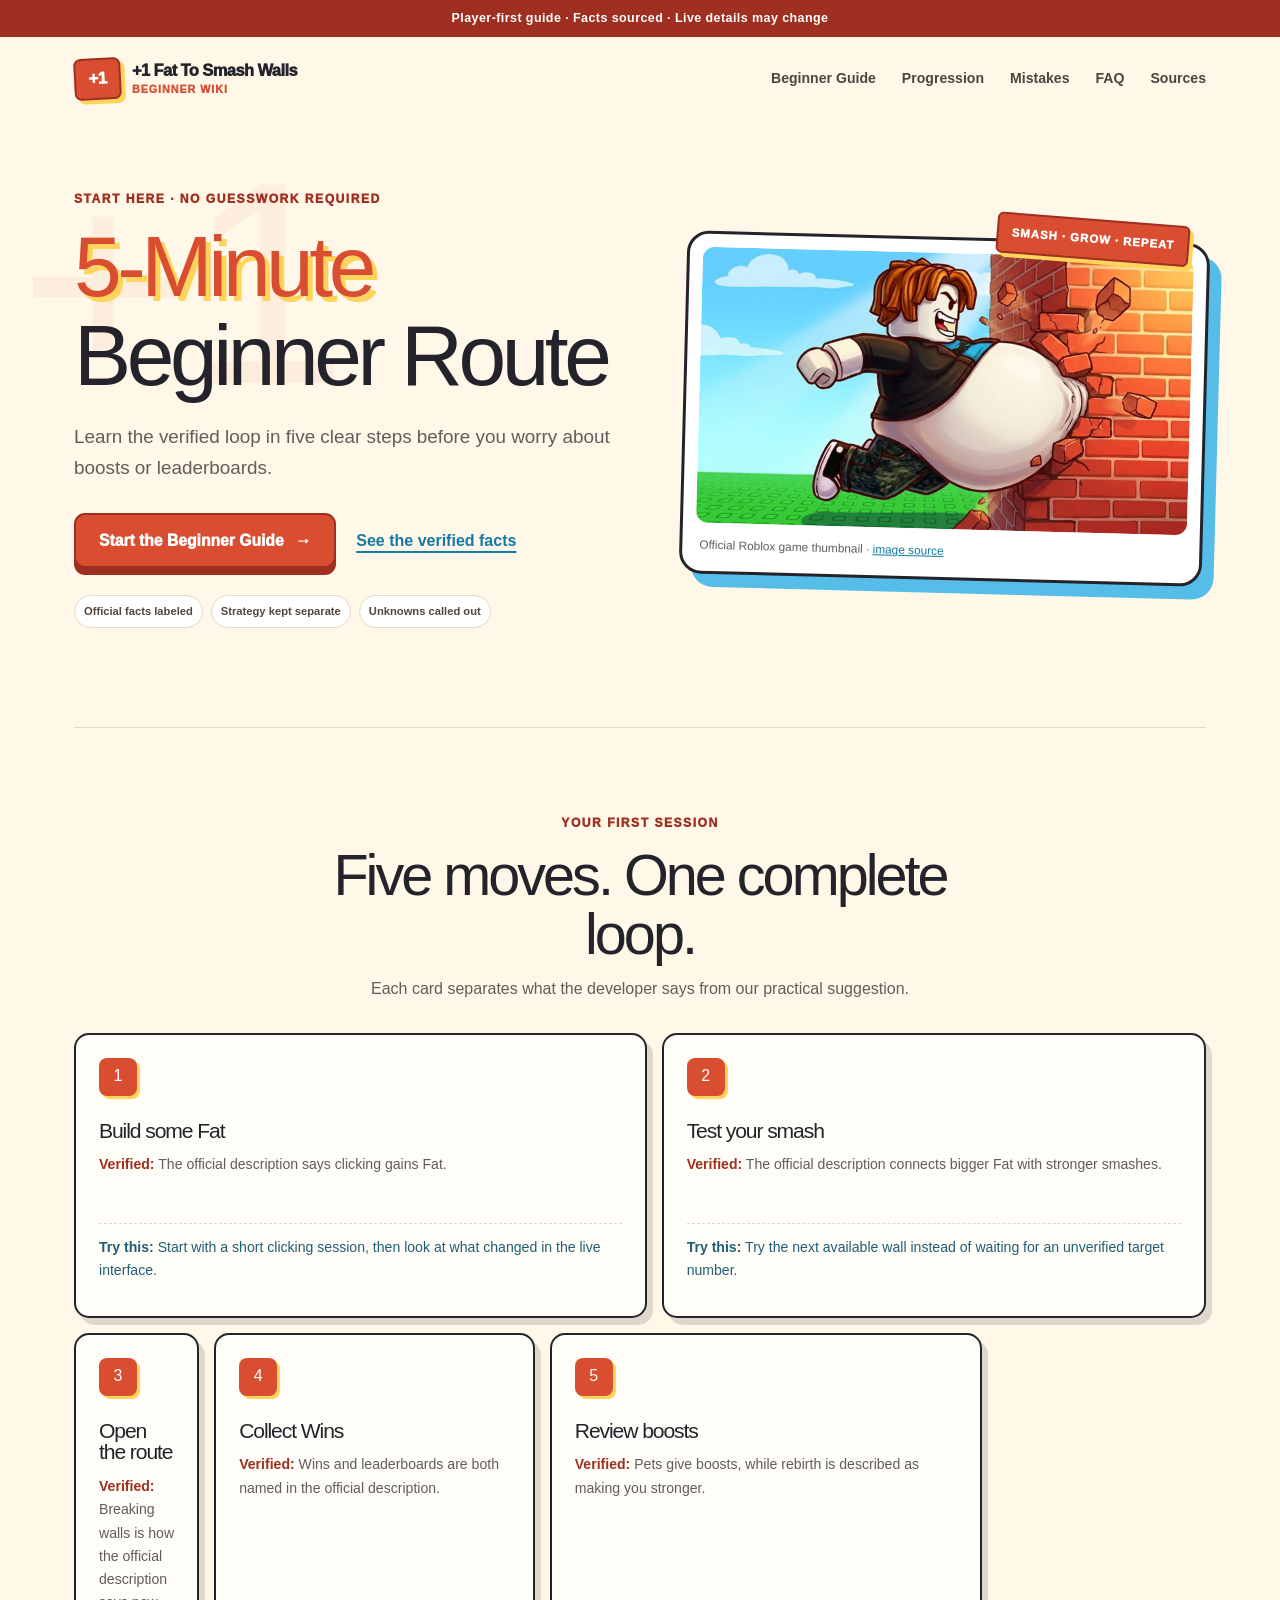
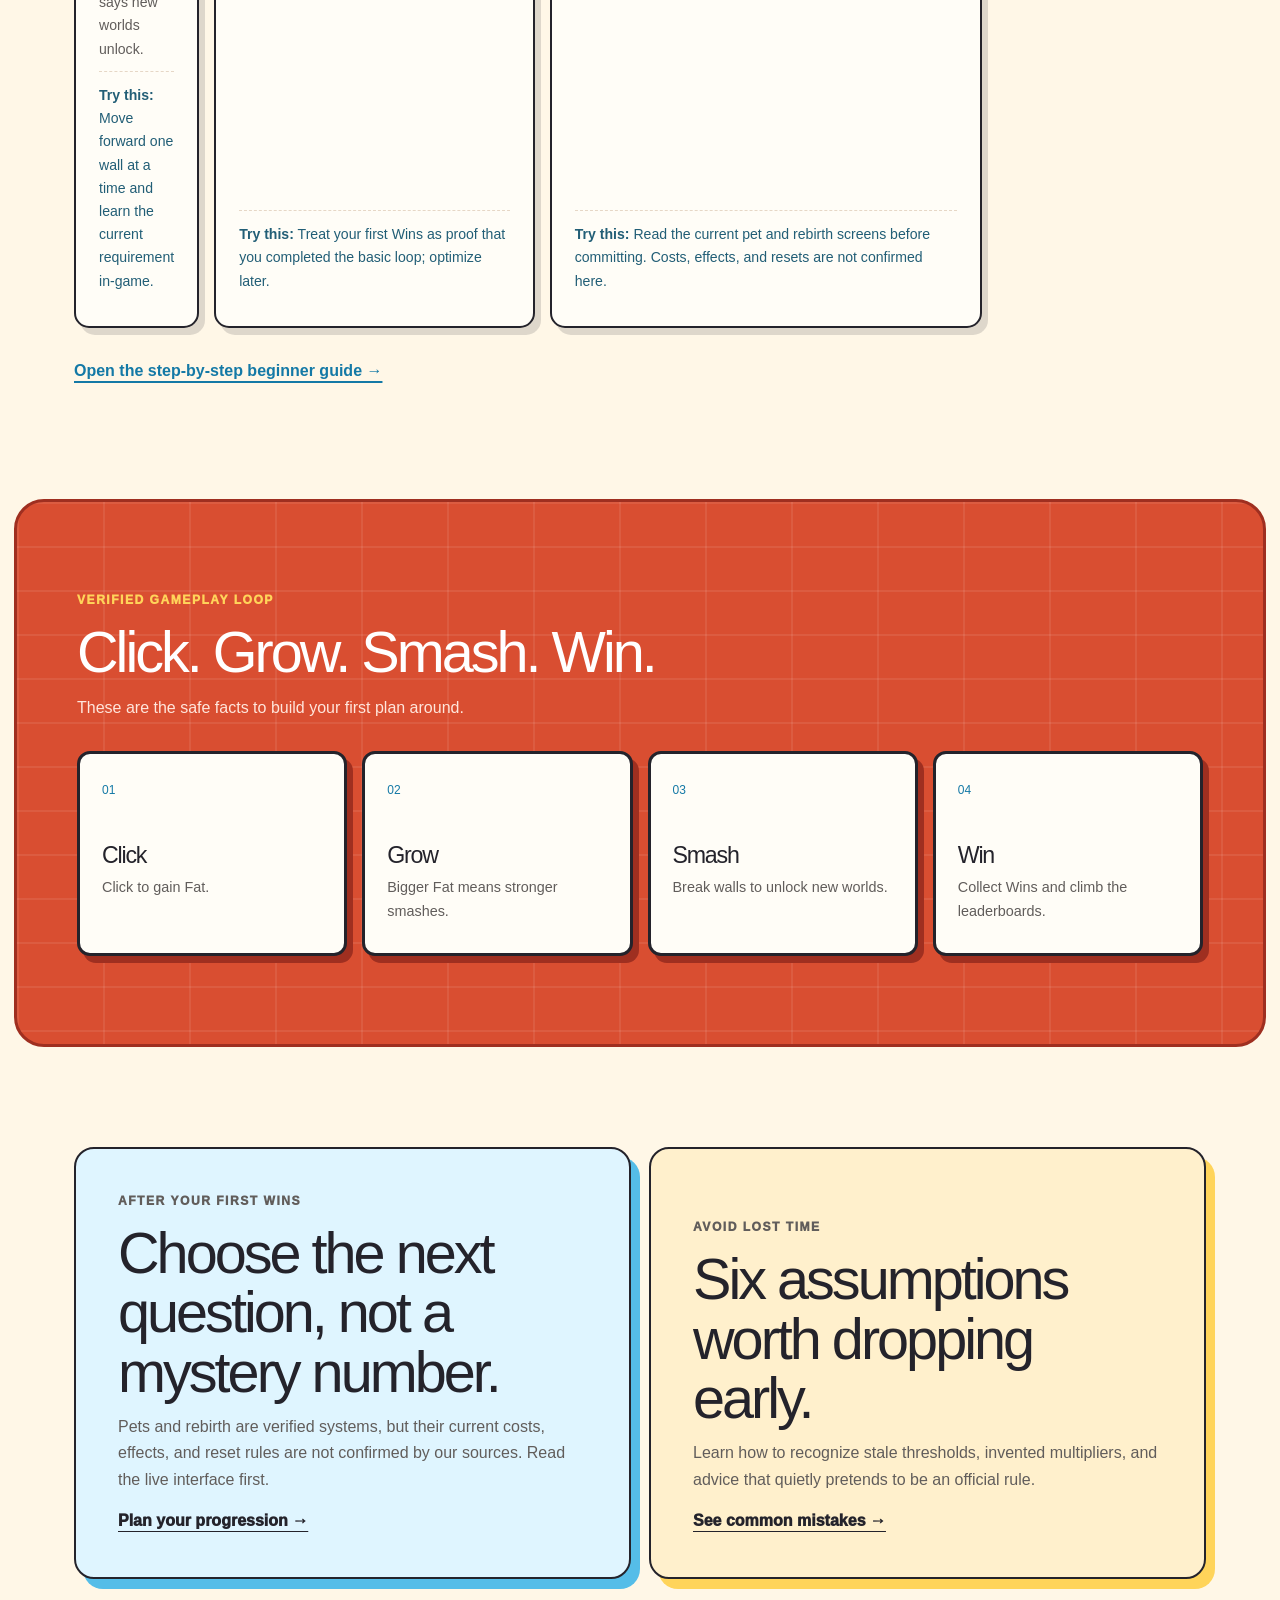
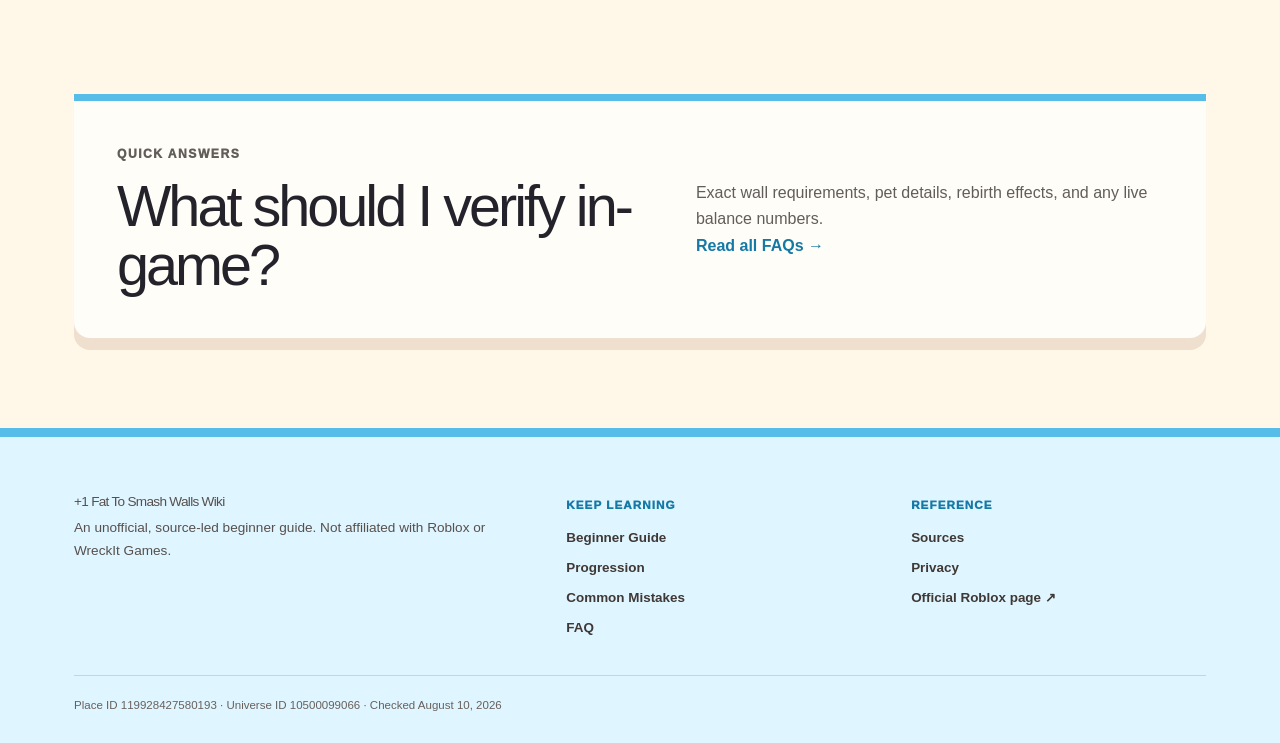
<file: index.html>
<!DOCTYPE html><html lang="en"><head><meta charSet="utf-8"/><meta name="viewport" content="width=device-width, initial-scale=1"/><link rel="preload" href="/official-game-thumbnail.png" as="image"/><link rel="stylesheet" href="/_next/static/chunks/06zi41z06p6bj.css" data-precedence="next"/><link rel="preload" as="script" fetchPriority="low" href="/_next/static/chunks/0eywkmca_-zu4.js"/><script src="/_next/static/chunks/110_i249ts23r.js" async=""></script><script src="/_next/static/chunks/0j0y4mz~39hjq.js" async=""></script><script src="/_next/static/chunks/16-9g_poa1y5f.js" async=""></script><script src="/_next/static/chunks/turbopack-0xl_99pbn5jy3.js" async=""></script><script src="/_next/static/chunks/0dnkpeyou1bji.js" async=""></script><script src="/_next/static/chunks/110yqreq9kv_-.js" async=""></script><title>5-Minute Beginner Route</title><meta name="description" content="Start +1 Fat To Smash Walls with a five-step beginner route, then learn the verified loop, progression choices, common mistakes, and FAQ."/><meta name="application-name" content="+1 Fat To Smash Walls Wiki"/><meta name="robots" content="index, follow"/><meta name="category" content="Simulation · Incremental Simulator"/><link rel="canonical" href="https://plus1fattosmashwalls.wiki/"/><meta property="og:title" content="5-Minute Beginner Route | +1 Fat To Smash Walls Wiki"/><meta property="og:description" content="Start +1 Fat To Smash Walls with a five-step beginner route, then learn the verified loop, progression choices, common mistakes, and FAQ."/><meta property="og:url" content="https://plus1fattosmashwalls.wiki/"/><meta property="og:site_name" content="+1 Fat To Smash Walls Wiki"/><meta property="og:image" content="https://plus1fattosmashwalls.wiki/og.png"/><meta property="og:image:width" content="1731"/><meta property="og:image:height" content="909"/><meta property="og:image:alt" content="+1 Fat To Smash Walls Beginner Guide"/><meta property="og:type" content="website"/><meta name="twitter:card" content="summary_large_image"/><meta name="twitter:title" content="5-Minute Beginner Route | +1 Fat To Smash Walls Wiki"/><meta name="twitter:description" content="Start +1 Fat To Smash Walls with a five-step beginner route, then learn the verified loop, progression choices, common mistakes, and FAQ."/><meta name="twitter:image" content="https://plus1fattosmashwalls.wiki/og.png"/><link rel="icon" href="/official-game-icon.png"/><link rel="apple-touch-icon" href="/official-game-icon.png"/><script src="/_next/static/chunks/03~yq9q893hmn.js" noModule=""></script></head><body><div hidden=""><!--$--><!--/$--></div><div class="site-shell"><a class="skip-link" href="#main-content">Skip to main content</a><div class="truth-strip">Player-first guide · Facts sourced · Live details may change</div><header class="site-header"><a class="brand" aria-label="Plus 1 Fat To Smash Walls Wiki home" href="/"><span class="brand-brick" aria-hidden="true">+1</span><span>+1 Fat To Smash Walls<small>Beginner Wiki</small></span></a><nav class="desktop-nav" aria-label="Main navigation"><a href="/how-to-play/">Beginner Guide</a><a href="/progression/">Progression</a><a href="/mistakes/">Mistakes</a><a href="/faq/">FAQ</a><a href="/sources/">Sources</a></nav><details class="mobile-nav"><summary>Menu</summary><nav aria-label="Mobile navigation"><a href="/how-to-play/">Beginner Guide</a><a href="/progression/">Progression</a><a href="/mistakes/">Mistakes</a><a href="/faq/">FAQ</a><a href="/sources/">Sources</a></nav></details></header><main id="main-content"><script type="application/ld+json">{"@context":"https://schema.org","@graph":[{"@type":"WebSite","name":"+1 Fat To Smash Walls Wiki","url":"https://plus1fattosmashwalls.wiki","description":"An unofficial, source-led beginner guide."},{"@type":"VideoGame","name":"[🍔] +1 Fat To Smash Walls","url":"https://www.roblox.com/games/119928427580193/1-Fat-To-Smash-Walls","gamePlatform":"Roblox","genre":"Simulation · Incremental Simulator","publisher":{"@type":"Organization","name":"WreckIt Games"},"maximumAttendeeCapacity":8,"identifier":[{"@type":"PropertyValue","name":"Roblox place ID","value":"119928427580193"},{"@type":"PropertyValue","name":"Roblox universe ID","value":"10500099066"}]}]}</script><section class="home-hero" aria-labelledby="home-title"><div class="hero-copy"><p class="eyebrow">Start here · No guesswork required</p><h1 id="home-title"><span>5-Minute</span> Beginner Route</h1><p class="hero-lede">Learn the verified loop in five clear steps before you worry about boosts or leaderboards.</p><div class="hero-actions"><a class="primary-button" href="/how-to-play/">Start the Beginner Guide <span aria-hidden="true">→</span></a><a class="text-link" href="/sources/">See the verified facts</a></div><div class="hero-trust"><span>Official facts labeled</span><span>Strategy kept separate</span><span>Unknowns called out</span></div></div><figure class="game-art"><div class="brick-label">SMASH · GROW · REPEAT</div><img src="/official-game-thumbnail.png" width="768" height="432" alt="Official artwork for Plus 1 Fat To Smash Walls on Roblox"/><figcaption>Official Roblox game thumbnail · <a href="/sources/#images">image source</a></figcaption></figure></section><section class="route-section" aria-labelledby="route-title"><div class="section-heading centered"><p class="eyebrow">Your first session</p><h2 id="route-title">Five moves. One complete loop.</h2><p>Each card separates what the developer says from our practical suggestion.</p></div><ol class="route-grid"><li><span class="step-number">1</span><h3>Build some Fat</h3><p class="fact-line"><b>Verified:</b> <!-- -->The official description says clicking gains Fat.</p><p class="advice-line"><b>Try this:</b> <!-- -->Start with a short clicking session, then look at what changed in the live interface.</p></li><li><span class="step-number">2</span><h3>Test your smash</h3><p class="fact-line"><b>Verified:</b> <!-- -->The official description connects bigger Fat with stronger smashes.</p><p class="advice-line"><b>Try this:</b> <!-- -->Try the next available wall instead of waiting for an unverified target number.</p></li><li><span class="step-number">3</span><h3>Open the route</h3><p class="fact-line"><b>Verified:</b> <!-- -->Breaking walls is how the official description says new worlds unlock.</p><p class="advice-line"><b>Try this:</b> <!-- -->Move forward one wall at a time and learn the current requirement in-game.</p></li><li><span class="step-number">4</span><h3>Collect Wins</h3><p class="fact-line"><b>Verified:</b> <!-- -->Wins and leaderboards are both named in the official description.</p><p class="advice-line"><b>Try this:</b> <!-- -->Treat your first Wins as proof that you completed the basic loop; optimize later.</p></li><li><span class="step-number">5</span><h3>Review boosts</h3><p class="fact-line"><b>Verified:</b> <!-- -->Pets give boosts, while rebirth is described as making you stronger.</p><p class="advice-line"><b>Try this:</b> <!-- -->Read the current pet and rebirth screens before committing. Costs, effects, and resets are not confirmed here.</p></li></ol><a class="section-link" href="/how-to-play/">Open the step-by-step beginner guide →</a></section><section class="loop-section" aria-labelledby="loop-title"><div class="section-heading"><p class="eyebrow">Verified gameplay loop</p><h2 id="loop-title">Click. Grow. Smash. Win.</h2><p>These are the safe facts to build your first plan around.</p></div><div class="loop-track"><article><span>01</span><h3>Click</h3><p>Click to gain Fat.</p></article><article><span>02</span><h3>Grow</h3><p>Bigger Fat means stronger smashes.</p></article><article><span>03</span><h3>Smash</h3><p>Break walls to unlock new worlds.</p></article><article><span>04</span><h3>Win</h3><p>Collect Wins and climb the leaderboards.</p></article></div></section><section class="split-feature"><div class="feature-panel blue-panel"><p class="eyebrow">After your first Wins</p><h2>Choose the next question, not a mystery number.</h2><p>Pets and rebirth are verified systems, but their current costs, effects, and reset rules are not confirmed by our sources. Read the live interface first.</p><a href="/progression/">Plan your progression →</a></div><div class="feature-panel cream-panel"><p class="eyebrow">Avoid lost time</p><h2>Six assumptions worth dropping early.</h2><p>Learn how to recognize stale thresholds, invented multipliers, and advice that quietly pretends to be an official rule.</p><a href="/mistakes/">See common mistakes →</a></div></section><section class="faq-teaser" aria-labelledby="faq-teaser-title"><div><p class="eyebrow">Quick answers</p><h2 id="faq-teaser-title">What should I verify in-game?</h2></div><div><p>Exact wall requirements, pet details, rebirth effects, and any live balance numbers.</p><a href="/faq/">Read all FAQs →</a></div></section><!--$--><!--/$--></main><footer class="site-footer"><div class="footer-grid"><div><p class="footer-title">+1 Fat To Smash Walls<!-- --> Wiki</p><p>An unofficial, source-led beginner guide. Not affiliated with Roblox or WreckIt Games.</p></div><div><p class="footer-heading">Keep learning</p><a href="/how-to-play/">Beginner Guide</a><a href="/progression/">Progression</a><a href="/mistakes/">Common Mistakes</a><a href="/faq/">FAQ</a></div><div><p class="footer-heading">Reference</p><a href="/sources/">Sources</a><a href="/privacy/">Privacy</a><a href="https://www.roblox.com/games/119928427580193/1-Fat-To-Smash-Walls" target="_blank" rel="noopener noreferrer">Official Roblox page ↗</a></div></div><p class="footer-fineprint">Place ID <!-- -->119928427580193<!-- --> · Universe ID <!-- -->10500099066<!-- --> · Checked August 10, 2026</p></footer></div><script src="/_next/static/chunks/0eywkmca_-zu4.js" id="_R_" async=""></script><script>(self.__next_f=self.__next_f||[]).push([0])</script><script>self.__next_f.push([1,"1:\"$Sreact.fragment\"\n2:I[82012,[\"/_next/static/chunks/0dnkpeyou1bji.js\",\"/_next/static/chunks/110yqreq9kv_-.js\"],\"\"]\n3:I[64350,[\"/_next/static/chunks/0dnkpeyou1bji.js\",\"/_next/static/chunks/110yqreq9kv_-.js\"],\"default\"]\n4:I[99497,[\"/_next/static/chunks/0dnkpeyou1bji.js\",\"/_next/static/chunks/110yqreq9kv_-.js\"],\"default\"]\nc:I[87166,[\"/_next/static/chunks/0dnkpeyou1bji.js\",\"/_next/static/chunks/110yqreq9kv_-.js\"],\"default\",1]\n:HL[\"/_next/static/chunks/06zi41z06p6bj.css\",\"style\"]\n"])</script><script>self.__next_f.push([1,"0:{\"P\":null,\"c\":[\"\",\"\"],\"q\":\"\",\"i\":false,\"f\":[[[\"\",{\"children\":[\"__PAGE__\",{}]},\"$undefined\",\"$undefined\",16],[[\"$\",\"$1\",\"c\",{\"children\":[[[\"$\",\"link\",\"0\",{\"rel\":\"stylesheet\",\"href\":\"/_next/static/chunks/06zi41z06p6bj.css\",\"precedence\":\"next\",\"crossOrigin\":\"$undefined\",\"nonce\":\"$undefined\"}],[\"$\",\"script\",\"script-0\",{\"src\":\"/_next/static/chunks/0dnkpeyou1bji.js\",\"async\":true,\"nonce\":\"$undefined\"}],[\"$\",\"script\",\"script-1\",{\"src\":\"/_next/static/chunks/110yqreq9kv_-.js\",\"async\":true,\"nonce\":\"$undefined\"}]],[\"$\",\"html\",null,{\"lang\":\"en\",\"children\":[\"$\",\"body\",null,{\"children\":[\"$\",\"div\",null,{\"className\":\"site-shell\",\"children\":[[\"$\",\"a\",null,{\"className\":\"skip-link\",\"href\":\"#main-content\",\"children\":\"Skip to main content\"}],[\"$\",\"div\",null,{\"className\":\"truth-strip\",\"children\":\"Player-first guide · Facts sourced · Live details may change\"}],[\"$\",\"header\",null,{\"className\":\"site-header\",\"children\":[[\"$\",\"$L2\",null,{\"className\":\"brand\",\"href\":\"/\",\"aria-label\":\"Plus 1 Fat To Smash Walls Wiki home\",\"children\":[[\"$\",\"span\",null,{\"className\":\"brand-brick\",\"aria-hidden\":\"true\",\"children\":\"+1\"}],[\"$\",\"span\",null,{\"children\":[\"+1 Fat To Smash Walls\",[\"$\",\"small\",null,{\"children\":\"Beginner Wiki\"}]]}]]}],[\"$\",\"nav\",null,{\"className\":\"desktop-nav\",\"aria-label\":\"Main navigation\",\"children\":[[\"$\",\"$L2\",\"/how-to-play\",{\"href\":\"/how-to-play\",\"children\":\"Beginner Guide\"}],[\"$\",\"$L2\",\"/progression\",{\"href\":\"/progression\",\"children\":\"Progression\"}],[\"$\",\"$L2\",\"/mistakes\",{\"href\":\"/mistakes\",\"children\":\"Mistakes\"}],[\"$\",\"$L2\",\"/faq\",{\"href\":\"/faq\",\"children\":\"FAQ\"}],[\"$\",\"$L2\",\"/sources\",{\"href\":\"/sources\",\"children\":\"Sources\"}]]}],[\"$\",\"details\",null,{\"className\":\"mobile-nav\",\"children\":[[\"$\",\"summary\",null,{\"children\":\"Menu\"}],[\"$\",\"nav\",null,{\"aria-label\":\"Mobile navigation\",\"children\":[[\"$\",\"$L2\",\"/how-to-play\",{\"href\":\"/how-to-play\",\"children\":\"Beginner Guide\"}],[\"$\",\"$L2\",\"/progression\",{\"href\":\"/progression\",\"children\":\"Progression\"}],[\"$\",\"$L2\",\"/mistakes\",{\"href\":\"/mistakes\",\"children\":\"Mistakes\"}],[\"$\",\"$L2\",\"/faq\",{\"href\":\"/faq\",\"children\":\"FAQ\"}],[\"$\",\"$L2\",\"/sources\",{\"href\":\"/sources\",\"children\":\"Sources\"}]]}]]}]]}],[\"$\",\"main\",null,{\"id\":\"main-content\",\"children\":[\"$\",\"$L3\",null,{\"parallelRouterKey\":\"children\",\"error\":\"$undefined\",\"errorStyles\":\"$undefined\",\"errorScripts\":\"$undefined\",\"template\":[\"$\",\"$L4\",null,{}],\"templateStyles\":\"$undefined\",\"templateScripts\":\"$undefined\",\"notFound\":[[\"$\",\"section\",null,{\"className\":\"not-found\",\"children\":[\"$\",\"div\",null,{\"children\":[[\"$\",\"h1\",null,{\"children\":\"404\"}],[\"$\",\"h2\",null,{\"children\":\"This wall leads nowhere.\"}],[\"$\",\"p\",null,{\"children\":\"The guide may have moved, but your beginner route is still here.\"}],[\"$\",\"$L2\",null,{\"className\":\"primary-button\",\"href\":\"/how-to-play\",\"children\":\"Start the Beginner Guide →\"}]]}]}],[]],\"forbidden\":\"$undefined\",\"unauthorized\":\"$undefined\"}]}],[\"$\",\"footer\",null,{\"className\":\"site-footer\",\"children\":[[\"$\",\"div\",null,{\"className\":\"footer-grid\",\"children\":[[\"$\",\"div\",null,{\"children\":[[\"$\",\"p\",null,{\"className\":\"footer-title\",\"children\":[\"+1 Fat To Smash Walls\",\" Wiki\"]}],[\"$\",\"p\",null,{\"children\":\"An unofficial, source-led beginner guide. Not affiliated with Roblox or WreckIt Games.\"}]]}],[\"$\",\"div\",null,{\"children\":[[\"$\",\"p\",null,{\"className\":\"footer-heading\",\"children\":\"Keep learning\"}],[\"$\",\"$L2\",null,{\"href\":\"/how-to-play\",\"children\":\"Beginner Guide\"}],[\"$\",\"$L2\",null,{\"href\":\"/progression\",\"children\":\"Progression\"}],[\"$\",\"$L2\",null,{\"href\":\"/mistakes\",\"children\":\"Common Mistakes\"}],[\"$\",\"$L2\",null,{\"href\":\"/faq\",\"children\":\"FAQ\"}]]}],[\"$\",\"div\",null,{\"children\":[[\"$\",\"p\",null,{\"className\":\"footer-heading\",\"children\":\"Reference\"}],[\"$\",\"$L2\",null,{\"href\":\"/sources\",\"children\":\"Sources\"}],[\"$\",\"$L2\",null,{\"href\":\"/privacy\",\"children\":\"Privacy\"}],[\"$\",\"a\",null,{\"href\":\"https://www.roblox.com/games/119928427580193/1-Fat-To-Smash-Walls\",\"target\":\"_blank\",\"rel\":\"noopener noreferrer\",\"children\":\"Official Roblox page ↗\"}]]}]]}],[\"$\",\"p\",null,{\"className\":\"footer-fineprint\",\"children\":[\"Place ID \",\"119928427580193\",\" · Universe ID \",\"10500099066\",\" · Checked August 10, 2026\"]}]]}]]}]}]}]]}],{\"children\":[[\"$\",\"$1\",\"c\",{\"children\":[[[\"$\",\"script\",null,{\"type\":\"application/ld+json\",\"dangerouslySetInnerHTML\":{\"__html\":\"{\\\"@context\\\":\\\"https://schema.org\\\",\\\"@graph\\\":[{\\\"@type\\\":\\\"WebSite\\\",\\\"name\\\":\\\"+1 Fat To Smash Walls Wiki\\\",\\\"url\\\":\\\"https://plus1fattosmashwalls.wiki\\\",\\\"description\\\":\\\"An unofficial, source-led beginner guide.\\\"},{\\\"@type\\\":\\\"VideoGame\\\",\\\"name\\\":\\\"[🍔] +1 Fat To Smash Walls\\\",\\\"url\\\":\\\"https://www.roblox.com/games/119928427580193/1-Fat-To-Smash-Walls\\\",\\\"gamePlatform\\\":\\\"Roblox\\\",\\\"genre\\\":\\\"Simulation · Incremental Simulator\\\",\\\"publisher\\\":{\\\"@type\\\":\\\"Organization\\\",\\\"name\\\":\\\"WreckIt Games\\\"},\\\"maximumAttendeeCapacity\\\":8,\\\"identifier\\\":[{\\\"@type\\\":\\\"PropertyValue\\\",\\\"name\\\":\\\"Roblox place ID\\\",\\\"value\\\":\\\"119928427580193\\\"},{\\\"@type\\\":\\\"PropertyValue\\\",\\\"name\\\":\\\"Roblox universe ID\\\",\\\"value\\\":\\\"10500099066\\\"}]}]}\"}}],\"$L5\",\"$L6\",\"$L7\",\"$L8\",\"$L9\"],null,\"$La\"]}],{},null,false,null]},null,false,null],\"$Lb\",false]],\"m\":\"$undefined\",\"G\":[\"$c\",[\"$Ld\"]],\"S\":true,\"h\":null,\"s\":\"$undefined\",\"l\":\"$undefined\",\"p\":\"$undefined\",\"d\":\"$undefined\",\"b\":\"n7OTicr4XJR-jWkwtKCBJ\"}\n"])</script><script>self.__next_f.push([1,"e:I[3944,[\"/_next/static/chunks/0dnkpeyou1bji.js\",\"/_next/static/chunks/110yqreq9kv_-.js\"],\"OutletBoundary\"]\nf:\"$Sreact.suspense\"\n11:I[3944,[\"/_next/static/chunks/0dnkpeyou1bji.js\",\"/_next/static/chunks/110yqreq9kv_-.js\"],\"ViewportBoundary\"]\n13:I[3944,[\"/_next/static/chunks/0dnkpeyou1bji.js\",\"/_next/static/chunks/110yqreq9kv_-.js\"],\"MetadataBoundary\"]\n:HL[\"/official-game-thumbnail.png\",\"image\"]\n"])</script><script>self.__next_f.push([1,"5:[\"$\",\"section\",null,{\"className\":\"home-hero\",\"aria-labelledby\":\"home-title\",\"children\":[[\"$\",\"div\",null,{\"className\":\"hero-copy\",\"children\":[[\"$\",\"p\",null,{\"className\":\"eyebrow\",\"children\":\"Start here · No guesswork required\"}],[\"$\",\"h1\",null,{\"id\":\"home-title\",\"children\":[[\"$\",\"span\",null,{\"children\":\"5-Minute\"}],\" Beginner Route\"]}],[\"$\",\"p\",null,{\"className\":\"hero-lede\",\"children\":\"Learn the verified loop in five clear steps before you worry about boosts or leaderboards.\"}],[\"$\",\"div\",null,{\"className\":\"hero-actions\",\"children\":[[\"$\",\"$L2\",null,{\"className\":\"primary-button\",\"href\":\"/how-to-play\",\"children\":[\"Start the Beginner Guide \",[\"$\",\"span\",null,{\"aria-hidden\":\"true\",\"children\":\"→\"}]]}],[\"$\",\"$L2\",null,{\"className\":\"text-link\",\"href\":\"/sources\",\"children\":\"See the verified facts\"}]]}],[\"$\",\"div\",null,{\"className\":\"hero-trust\",\"children\":[[\"$\",\"span\",null,{\"children\":\"Official facts labeled\"}],[\"$\",\"span\",null,{\"children\":\"Strategy kept separate\"}],[\"$\",\"span\",null,{\"children\":\"Unknowns called out\"}]]}]]}],[\"$\",\"figure\",null,{\"className\":\"game-art\",\"children\":[[\"$\",\"div\",null,{\"className\":\"brick-label\",\"children\":\"SMASH · GROW · REPEAT\"}],[\"$\",\"img\",null,{\"src\":\"/official-game-thumbnail.png\",\"width\":\"768\",\"height\":\"432\",\"alt\":\"Official artwork for Plus 1 Fat To Smash Walls on Roblox\"}],[\"$\",\"figcaption\",null,{\"children\":[\"Official Roblox game thumbnail · \",[\"$\",\"$L2\",null,{\"href\":\"/sources#images\",\"children\":\"image source\"}]]}]]}]]}]\n"])</script><script>self.__next_f.push([1,"6:[\"$\",\"section\",null,{\"className\":\"route-section\",\"aria-labelledby\":\"route-title\",\"children\":[[\"$\",\"div\",null,{\"className\":\"section-heading centered\",\"children\":[[\"$\",\"p\",null,{\"className\":\"eyebrow\",\"children\":\"Your first session\"}],[\"$\",\"h2\",null,{\"id\":\"route-title\",\"children\":\"Five moves. One complete loop.\"}],[\"$\",\"p\",null,{\"children\":\"Each card separates what the developer says from our practical suggestion.\"}]]}],[\"$\",\"ol\",null,{\"className\":\"route-grid\",\"children\":[[\"$\",\"li\",\"Build some Fat\",{\"children\":[[\"$\",\"span\",null,{\"className\":\"step-number\",\"children\":1}],[\"$\",\"h3\",null,{\"children\":\"Build some Fat\"}],[\"$\",\"p\",null,{\"className\":\"fact-line\",\"children\":[[\"$\",\"b\",null,{\"children\":\"Verified:\"}],\" \",\"The official description says clicking gains Fat.\"]}],[\"$\",\"p\",null,{\"className\":\"advice-line\",\"children\":[[\"$\",\"b\",null,{\"children\":\"Try this:\"}],\" \",\"Start with a short clicking session, then look at what changed in the live interface.\"]}]]}],[\"$\",\"li\",\"Test your smash\",{\"children\":[[\"$\",\"span\",null,{\"className\":\"step-number\",\"children\":2}],[\"$\",\"h3\",null,{\"children\":\"Test your smash\"}],[\"$\",\"p\",null,{\"className\":\"fact-line\",\"children\":[[\"$\",\"b\",null,{\"children\":\"Verified:\"}],\" \",\"The official description connects bigger Fat with stronger smashes.\"]}],[\"$\",\"p\",null,{\"className\":\"advice-line\",\"children\":[[\"$\",\"b\",null,{\"children\":\"Try this:\"}],\" \",\"Try the next available wall instead of waiting for an unverified target number.\"]}]]}],[\"$\",\"li\",\"Open the route\",{\"children\":[[\"$\",\"span\",null,{\"className\":\"step-number\",\"children\":3}],[\"$\",\"h3\",null,{\"children\":\"Open the route\"}],[\"$\",\"p\",null,{\"className\":\"fact-line\",\"children\":[[\"$\",\"b\",null,{\"children\":\"Verified:\"}],\" \",\"Breaking walls is how the official description says new worlds unlock.\"]}],[\"$\",\"p\",null,{\"className\":\"advice-line\",\"children\":[[\"$\",\"b\",null,{\"children\":\"Try this:\"}],\" \",\"Move forward one wall at a time and learn the current requirement in-game.\"]}]]}],[\"$\",\"li\",\"Collect Wins\",{\"children\":[[\"$\",\"span\",null,{\"className\":\"step-number\",\"children\":4}],[\"$\",\"h3\",null,{\"children\":\"Collect Wins\"}],[\"$\",\"p\",null,{\"className\":\"fact-line\",\"children\":[[\"$\",\"b\",null,{\"children\":\"Verified:\"}],\" \",\"Wins and leaderboards are both named in the official description.\"]}],[\"$\",\"p\",null,{\"className\":\"advice-line\",\"children\":[[\"$\",\"b\",null,{\"children\":\"Try this:\"}],\" \",\"Treat your first Wins as proof that you completed the basic loop; optimize later.\"]}]]}],[\"$\",\"li\",\"Review boosts\",{\"children\":[[\"$\",\"span\",null,{\"className\":\"step-number\",\"children\":5}],[\"$\",\"h3\",null,{\"children\":\"Review boosts\"}],[\"$\",\"p\",null,{\"className\":\"fact-line\",\"children\":[[\"$\",\"b\",null,{\"children\":\"Verified:\"}],\" \",\"Pets give boosts, while rebirth is described as making you stronger.\"]}],[\"$\",\"p\",null,{\"className\":\"advice-line\",\"children\":[[\"$\",\"b\",null,{\"children\":\"Try this:\"}],\" \",\"Read the current pet and rebirth screens before committing. Costs, effects, and resets are not confirmed here.\"]}]]}]]}],[\"$\",\"$L2\",null,{\"className\":\"section-link\",\"href\":\"/how-to-play\",\"children\":\"Open the step-by-step beginner guide →\"}]]}]\n"])</script><script>self.__next_f.push([1,"7:[\"$\",\"section\",null,{\"className\":\"loop-section\",\"aria-labelledby\":\"loop-title\",\"children\":[[\"$\",\"div\",null,{\"className\":\"section-heading\",\"children\":[[\"$\",\"p\",null,{\"className\":\"eyebrow\",\"children\":\"Verified gameplay loop\"}],[\"$\",\"h2\",null,{\"id\":\"loop-title\",\"children\":\"Click. Grow. Smash. Win.\"}],[\"$\",\"p\",null,{\"children\":\"These are the safe facts to build your first plan around.\"}]]}],[\"$\",\"div\",null,{\"className\":\"loop-track\",\"children\":[[\"$\",\"article\",\"Click\",{\"children\":[[\"$\",\"span\",null,{\"children\":\"01\"}],[\"$\",\"h3\",null,{\"children\":\"Click\"}],[\"$\",\"p\",null,{\"children\":\"Click to gain Fat.\"}]]}],[\"$\",\"article\",\"Grow\",{\"children\":[[\"$\",\"span\",null,{\"children\":\"02\"}],[\"$\",\"h3\",null,{\"children\":\"Grow\"}],[\"$\",\"p\",null,{\"children\":\"Bigger Fat means stronger smashes.\"}]]}],[\"$\",\"article\",\"Smash\",{\"children\":[[\"$\",\"span\",null,{\"children\":\"03\"}],[\"$\",\"h3\",null,{\"children\":\"Smash\"}],[\"$\",\"p\",null,{\"children\":\"Break walls to unlock new worlds.\"}]]}],[\"$\",\"article\",\"Win\",{\"children\":[[\"$\",\"span\",null,{\"children\":\"04\"}],[\"$\",\"h3\",null,{\"children\":\"Win\"}],[\"$\",\"p\",null,{\"children\":\"Collect Wins and climb the leaderboards.\"}]]}]]}]]}]\n8:[\"$\",\"section\",null,{\"className\":\"split-feature\",\"children\":[[\"$\",\"div\",null,{\"className\":\"feature-panel blue-panel\",\"children\":[[\"$\",\"p\",null,{\"className\":\"eyebrow\",\"children\":\"After your first Wins\"}],[\"$\",\"h2\",null,{\"children\":\"Choose the next question, not a mystery number.\"}],[\"$\",\"p\",null,{\"children\":\"Pets and rebirth are verified systems, but their current costs, effects, and reset rules are not confirmed by our sources. Read the live interface first.\"}],[\"$\",\"$L2\",null,{\"href\":\"/progression\",\"children\":\"Plan your progression →\"}]]}],[\"$\",\"div\",null,{\"className\":\"feature-panel cream-panel\",\"children\":[[\"$\",\"p\",null,{\"className\":\"eyebrow\",\"children\":\"Avoid lost time\"}],[\"$\",\"h2\",null,{\"children\":\"Six assumptions worth dropping early.\"}],[\"$\",\"p\",null,{\"children\":\"Learn how to recognize stale thresholds, invented multipliers, and advice that quietly pretends to be an official rule.\"}],[\"$\",\"$L2\",null,{\"href\":\"/mistakes\",\"children\":\"See common mistakes →\"}]]}]]}]\n9:[\"$\",\"section\",null,{\"className\":\"faq-teaser\",\"aria-labelledby\":\"faq-teaser-title\",\"children\":[[\"$\",\"div\",null,{\"children\":[[\"$\",\"p\",null,{\"className\":\"eyebrow\",\"children\":\"Quick answers\"}],[\"$\",\"h2\",null,{\"id\":\"faq-teaser-title\",\"children\":\"What should I verify in-game?\"}]]}],[\"$\",\"div\",null,{\"children\":[[\"$\",\"p\",null,{\"children\":\"Exact wall requirements, pet details, rebirth effects, and any live balance numbers.\"}],[\"$\",\"$L2\",null,{\"href\":\"/faq\",\"children\":\"Read all FAQs →\"}]]}]]}]\na:[\"$\",\"$Le\",null,{\"children\":[\"$\",\"$f\",null,{\"name\":\"Next.MetadataOutlet\",\"children\":\"$@10\"}]}]\nb:[\"$\",\"$1\",\"h\",{\"children\":[null,[\"$\",\"$L11\",null,{\"children\":\"$L12\"}],[\"$\",\"div\",null,{\"hidden\":true,\"children\":[\"$\",\"$L13\",null,{\"children\":[\"$\",\"$f\",null,{\"name\":\"Next.Metadata\",\"children\":\"$L14\"}]}]}],null]}]\nd:[\"$\",\"link\",\"0\",{\"rel\":\"stylesheet\",\"href\":\"/_next/static/chunks/06zi41z06p6bj.css\",\"precedence\":\"next\",\"crossOrigin\":\"$undefined\",\"nonce\":\"$undefined\"}]\n"])</script><script>self.__next_f.push([1,"12:[[\"$\",\"meta\",\"0\",{\"charSet\":\"utf-8\"}],[\"$\",\"meta\",\"1\",{\"name\":\"viewport\",\"content\":\"width=device-width, initial-scale=1\"}]]\n"])</script><script>self.__next_f.push([1,"15:I[78363,[\"/_next/static/chunks/0dnkpeyou1bji.js\",\"/_next/static/chunks/110yqreq9kv_-.js\"],\"IconMark\"]\n10:null\n"])</script><script>self.__next_f.push([1,"14:[[\"$\",\"title\",\"0\",{\"children\":\"5-Minute Beginner Route\"}],[\"$\",\"meta\",\"1\",{\"name\":\"description\",\"content\":\"Start +1 Fat To Smash Walls with a five-step beginner route, then learn the verified loop, progression choices, common mistakes, and FAQ.\"}],[\"$\",\"meta\",\"2\",{\"name\":\"application-name\",\"content\":\"+1 Fat To Smash Walls Wiki\"}],[\"$\",\"meta\",\"3\",{\"name\":\"robots\",\"content\":\"index, follow\"}],[\"$\",\"meta\",\"4\",{\"name\":\"category\",\"content\":\"Simulation · Incremental Simulator\"}],[\"$\",\"link\",\"5\",{\"rel\":\"canonical\",\"href\":\"https://plus1fattosmashwalls.wiki/\"}],[\"$\",\"meta\",\"6\",{\"property\":\"og:title\",\"content\":\"5-Minute Beginner Route | +1 Fat To Smash Walls Wiki\"}],[\"$\",\"meta\",\"7\",{\"property\":\"og:description\",\"content\":\"Start +1 Fat To Smash Walls with a five-step beginner route, then learn the verified loop, progression choices, common mistakes, and FAQ.\"}],[\"$\",\"meta\",\"8\",{\"property\":\"og:url\",\"content\":\"https://plus1fattosmashwalls.wiki/\"}],[\"$\",\"meta\",\"9\",{\"property\":\"og:site_name\",\"content\":\"+1 Fat To Smash Walls Wiki\"}],[\"$\",\"meta\",\"10\",{\"property\":\"og:image\",\"content\":\"https://plus1fattosmashwalls.wiki/og.png\"}],[\"$\",\"meta\",\"11\",{\"property\":\"og:image:width\",\"content\":\"1731\"}],[\"$\",\"meta\",\"12\",{\"property\":\"og:image:height\",\"content\":\"909\"}],[\"$\",\"meta\",\"13\",{\"property\":\"og:image:alt\",\"content\":\"+1 Fat To Smash Walls Beginner Guide\"}],[\"$\",\"meta\",\"14\",{\"property\":\"og:type\",\"content\":\"website\"}],[\"$\",\"meta\",\"15\",{\"name\":\"twitter:card\",\"content\":\"summary_large_image\"}],[\"$\",\"meta\",\"16\",{\"name\":\"twitter:title\",\"content\":\"5-Minute Beginner Route | +1 Fat To Smash Walls Wiki\"}],[\"$\",\"meta\",\"17\",{\"name\":\"twitter:description\",\"content\":\"Start +1 Fat To Smash Walls with a five-step beginner route, then learn the verified loop, progression choices, common mistakes, and FAQ.\"}],[\"$\",\"meta\",\"18\",{\"name\":\"twitter:image\",\"content\":\"https://plus1fattosmashwalls.wiki/og.png\"}],[\"$\",\"link\",\"19\",{\"rel\":\"icon\",\"href\":\"/official-game-icon.png\"}],[\"$\",\"link\",\"20\",{\"rel\":\"apple-touch-icon\",\"href\":\"/official-game-icon.png\"}],[\"$\",\"$L15\",\"21\",{}]]\n"])</script>  <!-- adsterra-code-handoff:artifact-runtime:start -->
  <script type="module" src="/adsterra/runtime.js" data-adsterra-artifact-runtime data-global-fallback="true"></script>
  <!-- adsterra-code-handoff:artifact-runtime:end -->
</body></html>
</file>
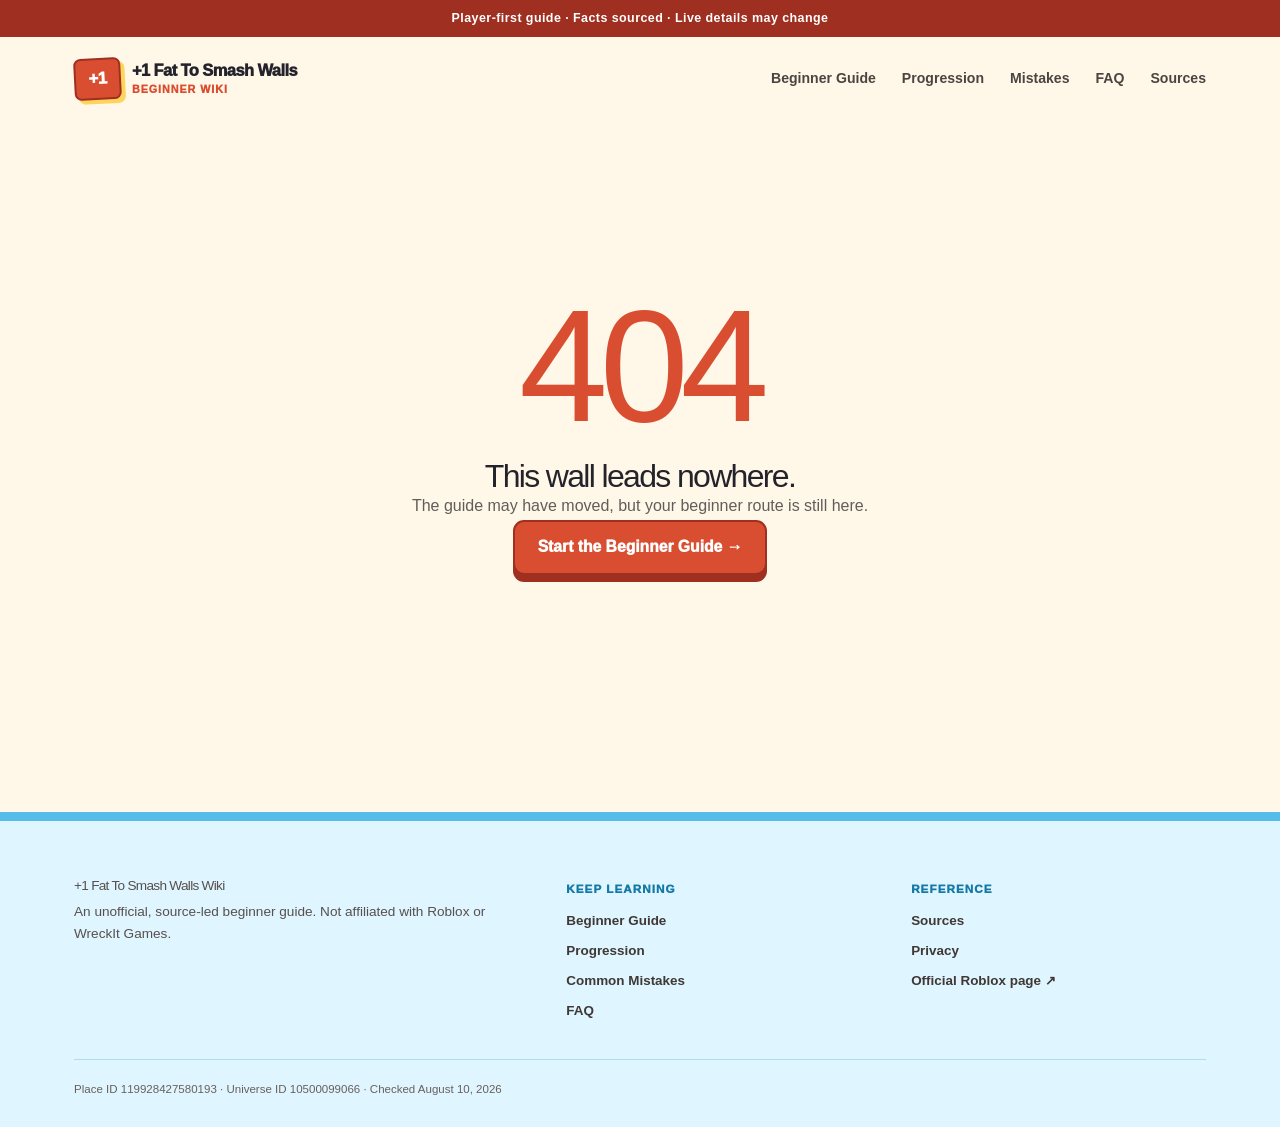
<file: 404/index.html>
<!DOCTYPE html><html lang="en"><head><meta charSet="utf-8"/><meta name="viewport" content="width=device-width, initial-scale=1"/><link rel="stylesheet" href="/_next/static/chunks/06zi41z06p6bj.css" data-precedence="next"/><link rel="preload" as="script" fetchPriority="low" href="/_next/static/chunks/0eywkmca_-zu4.js"/><script src="/_next/static/chunks/110_i249ts23r.js" async=""></script><script src="/_next/static/chunks/0j0y4mz~39hjq.js" async=""></script><script src="/_next/static/chunks/16-9g_poa1y5f.js" async=""></script><script src="/_next/static/chunks/turbopack-0xl_99pbn5jy3.js" async=""></script><script src="/_next/static/chunks/0dnkpeyou1bji.js" async=""></script><script src="/_next/static/chunks/110yqreq9kv_-.js" async=""></script><meta name="robots" content="noindex"/><title>+1 Fat To Smash Walls Wiki | Beginner Guide</title><meta name="description" content="A source-led beginner guide to +1 Fat To Smash Walls: quick start, verified gameplay loop, progression, mistakes, and FAQ."/><meta name="application-name" content="+1 Fat To Smash Walls Wiki"/><meta name="robots" content="index, follow"/><meta name="category" content="Simulation · Incremental Simulator"/><meta property="og:title" content="+1 Fat To Smash Walls Wiki | Beginner Guide"/><meta property="og:description" content="A source-led beginner guide to +1 Fat To Smash Walls: quick start, verified gameplay loop, progression, mistakes, and FAQ."/><meta property="og:url" content="https://plus1fattosmashwalls.wiki/"/><meta property="og:site_name" content="+1 Fat To Smash Walls Wiki"/><meta property="og:image" content="https://plus1fattosmashwalls.wiki/og.png"/><meta property="og:image:width" content="1731"/><meta property="og:image:height" content="909"/><meta property="og:image:alt" content="+1 Fat To Smash Walls Beginner Guide"/><meta property="og:type" content="website"/><meta name="twitter:card" content="summary_large_image"/><meta name="twitter:title" content="+1 Fat To Smash Walls Wiki | Beginner Guide"/><meta name="twitter:description" content="A source-led beginner guide to +1 Fat To Smash Walls: quick start, verified gameplay loop, progression, mistakes, and FAQ."/><meta name="twitter:image" content="https://plus1fattosmashwalls.wiki/og.png"/><link rel="icon" href="/official-game-icon.png"/><link rel="apple-touch-icon" href="/official-game-icon.png"/><script src="/_next/static/chunks/03~yq9q893hmn.js" noModule=""></script></head><body><div hidden=""><!--$--><!--/$--></div><div class="site-shell"><a class="skip-link" href="#main-content">Skip to main content</a><div class="truth-strip">Player-first guide · Facts sourced · Live details may change</div><header class="site-header"><a class="brand" aria-label="Plus 1 Fat To Smash Walls Wiki home" href="/"><span class="brand-brick" aria-hidden="true">+1</span><span>+1 Fat To Smash Walls<small>Beginner Wiki</small></span></a><nav class="desktop-nav" aria-label="Main navigation"><a href="/how-to-play/">Beginner Guide</a><a href="/progression/">Progression</a><a href="/mistakes/">Mistakes</a><a href="/faq/">FAQ</a><a href="/sources/">Sources</a></nav><details class="mobile-nav"><summary>Menu</summary><nav aria-label="Mobile navigation"><a href="/how-to-play/">Beginner Guide</a><a href="/progression/">Progression</a><a href="/mistakes/">Mistakes</a><a href="/faq/">FAQ</a><a href="/sources/">Sources</a></nav></details></header><main id="main-content"><section class="not-found"><div><h1>404</h1><h2>This wall leads nowhere.</h2><p>The guide may have moved, but your beginner route is still here.</p><a class="primary-button" href="/how-to-play/">Start the Beginner Guide →</a></div></section><!--$--><!--/$--></main><footer class="site-footer"><div class="footer-grid"><div><p class="footer-title">+1 Fat To Smash Walls<!-- --> Wiki</p><p>An unofficial, source-led beginner guide. Not affiliated with Roblox or WreckIt Games.</p></div><div><p class="footer-heading">Keep learning</p><a href="/how-to-play/">Beginner Guide</a><a href="/progression/">Progression</a><a href="/mistakes/">Common Mistakes</a><a href="/faq/">FAQ</a></div><div><p class="footer-heading">Reference</p><a href="/sources/">Sources</a><a href="/privacy/">Privacy</a><a href="https://www.roblox.com/games/119928427580193/1-Fat-To-Smash-Walls" target="_blank" rel="noopener noreferrer">Official Roblox page ↗</a></div></div><p class="footer-fineprint">Place ID <!-- -->119928427580193<!-- --> · Universe ID <!-- -->10500099066<!-- --> · Checked August 10, 2026</p></footer></div><script src="/_next/static/chunks/0eywkmca_-zu4.js" id="_R_" async=""></script><script>(self.__next_f=self.__next_f||[]).push([0])</script><script>self.__next_f.push([1,"1:\"$Sreact.fragment\"\n2:I[82012,[\"/_next/static/chunks/0dnkpeyou1bji.js\",\"/_next/static/chunks/110yqreq9kv_-.js\"],\"\"]\n3:I[64350,[\"/_next/static/chunks/0dnkpeyou1bji.js\",\"/_next/static/chunks/110yqreq9kv_-.js\"],\"default\"]\n4:I[99497,[\"/_next/static/chunks/0dnkpeyou1bji.js\",\"/_next/static/chunks/110yqreq9kv_-.js\"],\"default\"]\n5:I[3944,[\"/_next/static/chunks/0dnkpeyou1bji.js\",\"/_next/static/chunks/110yqreq9kv_-.js\"],\"OutletBoundary\"]\n6:\"$Sreact.suspense\"\nb:I[87166,[\"/_next/static/chunks/0dnkpeyou1bji.js\",\"/_next/static/chunks/110yqreq9kv_-.js\"],\"default\",1]\n:HL[\"/_next/static/chunks/06zi41z06p6bj.css\",\"style\"]\n"])</script><script>self.__next_f.push([1,"0:{\"P\":null,\"c\":[\"\",\"_not-found\",\"\"],\"q\":\"\",\"i\":false,\"f\":[[[\"\",{\"children\":[\"/_not-found\",{\"children\":[\"__PAGE__\",{}]}]},\"$undefined\",\"$undefined\",16],[[\"$\",\"$1\",\"c\",{\"children\":[[[\"$\",\"link\",\"0\",{\"rel\":\"stylesheet\",\"href\":\"/_next/static/chunks/06zi41z06p6bj.css\",\"precedence\":\"next\",\"crossOrigin\":\"$undefined\",\"nonce\":\"$undefined\"}],[\"$\",\"script\",\"script-0\",{\"src\":\"/_next/static/chunks/0dnkpeyou1bji.js\",\"async\":true,\"nonce\":\"$undefined\"}],[\"$\",\"script\",\"script-1\",{\"src\":\"/_next/static/chunks/110yqreq9kv_-.js\",\"async\":true,\"nonce\":\"$undefined\"}]],[\"$\",\"html\",null,{\"lang\":\"en\",\"children\":[\"$\",\"body\",null,{\"children\":[\"$\",\"div\",null,{\"className\":\"site-shell\",\"children\":[[\"$\",\"a\",null,{\"className\":\"skip-link\",\"href\":\"#main-content\",\"children\":\"Skip to main content\"}],[\"$\",\"div\",null,{\"className\":\"truth-strip\",\"children\":\"Player-first guide · Facts sourced · Live details may change\"}],[\"$\",\"header\",null,{\"className\":\"site-header\",\"children\":[[\"$\",\"$L2\",null,{\"className\":\"brand\",\"href\":\"/\",\"aria-label\":\"Plus 1 Fat To Smash Walls Wiki home\",\"children\":[[\"$\",\"span\",null,{\"className\":\"brand-brick\",\"aria-hidden\":\"true\",\"children\":\"+1\"}],[\"$\",\"span\",null,{\"children\":[\"+1 Fat To Smash Walls\",[\"$\",\"small\",null,{\"children\":\"Beginner Wiki\"}]]}]]}],[\"$\",\"nav\",null,{\"className\":\"desktop-nav\",\"aria-label\":\"Main navigation\",\"children\":[[\"$\",\"$L2\",\"/how-to-play\",{\"href\":\"/how-to-play\",\"children\":\"Beginner Guide\"}],[\"$\",\"$L2\",\"/progression\",{\"href\":\"/progression\",\"children\":\"Progression\"}],[\"$\",\"$L2\",\"/mistakes\",{\"href\":\"/mistakes\",\"children\":\"Mistakes\"}],[\"$\",\"$L2\",\"/faq\",{\"href\":\"/faq\",\"children\":\"FAQ\"}],[\"$\",\"$L2\",\"/sources\",{\"href\":\"/sources\",\"children\":\"Sources\"}]]}],[\"$\",\"details\",null,{\"className\":\"mobile-nav\",\"children\":[[\"$\",\"summary\",null,{\"children\":\"Menu\"}],[\"$\",\"nav\",null,{\"aria-label\":\"Mobile navigation\",\"children\":[[\"$\",\"$L2\",\"/how-to-play\",{\"href\":\"/how-to-play\",\"children\":\"Beginner Guide\"}],[\"$\",\"$L2\",\"/progression\",{\"href\":\"/progression\",\"children\":\"Progression\"}],[\"$\",\"$L2\",\"/mistakes\",{\"href\":\"/mistakes\",\"children\":\"Mistakes\"}],[\"$\",\"$L2\",\"/faq\",{\"href\":\"/faq\",\"children\":\"FAQ\"}],[\"$\",\"$L2\",\"/sources\",{\"href\":\"/sources\",\"children\":\"Sources\"}]]}]]}]]}],[\"$\",\"main\",null,{\"id\":\"main-content\",\"children\":[\"$\",\"$L3\",null,{\"parallelRouterKey\":\"children\",\"error\":\"$undefined\",\"errorStyles\":\"$undefined\",\"errorScripts\":\"$undefined\",\"template\":[\"$\",\"$L4\",null,{}],\"templateStyles\":\"$undefined\",\"templateScripts\":\"$undefined\",\"notFound\":[[\"$\",\"section\",null,{\"className\":\"not-found\",\"children\":[\"$\",\"div\",null,{\"children\":[[\"$\",\"h1\",null,{\"children\":\"404\"}],[\"$\",\"h2\",null,{\"children\":\"This wall leads nowhere.\"}],[\"$\",\"p\",null,{\"children\":\"The guide may have moved, but your beginner route is still here.\"}],[\"$\",\"$L2\",null,{\"className\":\"primary-button\",\"href\":\"/how-to-play\",\"children\":\"Start the Beginner Guide →\"}]]}]}],[]],\"forbidden\":\"$undefined\",\"unauthorized\":\"$undefined\"}]}],[\"$\",\"footer\",null,{\"className\":\"site-footer\",\"children\":[[\"$\",\"div\",null,{\"className\":\"footer-grid\",\"children\":[[\"$\",\"div\",null,{\"children\":[[\"$\",\"p\",null,{\"className\":\"footer-title\",\"children\":[\"+1 Fat To Smash Walls\",\" Wiki\"]}],[\"$\",\"p\",null,{\"children\":\"An unofficial, source-led beginner guide. Not affiliated with Roblox or WreckIt Games.\"}]]}],[\"$\",\"div\",null,{\"children\":[[\"$\",\"p\",null,{\"className\":\"footer-heading\",\"children\":\"Keep learning\"}],[\"$\",\"$L2\",null,{\"href\":\"/how-to-play\",\"children\":\"Beginner Guide\"}],[\"$\",\"$L2\",null,{\"href\":\"/progression\",\"children\":\"Progression\"}],[\"$\",\"$L2\",null,{\"href\":\"/mistakes\",\"children\":\"Common Mistakes\"}],[\"$\",\"$L2\",null,{\"href\":\"/faq\",\"children\":\"FAQ\"}]]}],[\"$\",\"div\",null,{\"children\":[[\"$\",\"p\",null,{\"className\":\"footer-heading\",\"children\":\"Reference\"}],[\"$\",\"$L2\",null,{\"href\":\"/sources\",\"children\":\"Sources\"}],[\"$\",\"$L2\",null,{\"href\":\"/privacy\",\"children\":\"Privacy\"}],[\"$\",\"a\",null,{\"href\":\"https://www.roblox.com/games/119928427580193/1-Fat-To-Smash-Walls\",\"target\":\"_blank\",\"rel\":\"noopener noreferrer\",\"children\":\"Official Roblox page ↗\"}]]}]]}],[\"$\",\"p\",null,{\"className\":\"footer-fineprint\",\"children\":[\"Place ID \",\"119928427580193\",\" · Universe ID \",\"10500099066\",\" · Checked August 10, 2026\"]}]]}]]}]}]}]]}],{\"children\":[[\"$\",\"$1\",\"c\",{\"children\":[null,[\"$\",\"$L3\",null,{\"parallelRouterKey\":\"children\",\"error\":\"$undefined\",\"errorStyles\":\"$undefined\",\"errorScripts\":\"$undefined\",\"template\":[\"$\",\"$L4\",null,{}],\"templateStyles\":\"$undefined\",\"templateScripts\":\"$undefined\",\"notFound\":\"$undefined\",\"forbidden\":\"$undefined\",\"unauthorized\":\"$undefined\"}]]}],{\"children\":[[\"$\",\"$1\",\"c\",{\"children\":[[\"$\",\"section\",null,{\"className\":\"not-found\",\"children\":[\"$\",\"div\",null,{\"children\":[[\"$\",\"h1\",null,{\"children\":\"404\"}],[\"$\",\"h2\",null,{\"children\":\"This wall leads nowhere.\"}],[\"$\",\"p\",null,{\"children\":\"The guide may have moved, but your beginner route is still here.\"}],[\"$\",\"$L2\",null,{\"className\":\"primary-button\",\"href\":\"/how-to-play\",\"children\":\"Start the Beginner Guide →\"}]]}]}],null,[\"$\",\"$L5\",null,{\"children\":[\"$\",\"$6\",null,{\"name\":\"Next.MetadataOutlet\",\"children\":\"$@7\"}]}]]}],{},null,false,null]},null,false,\"$@8\"]},null,false,null],[\"$\",\"$1\",\"h\",{\"children\":[[\"$\",\"meta\",null,{\"name\":\"robots\",\"content\":\"noindex\"}],\"$L9\",\"$La\",null]}],false]],\"m\":\"$undefined\",\"G\":[\"$b\",[\"$Lc\"]],\"S\":true,\"h\":null,\"s\":\"$undefined\",\"l\":\"$undefined\",\"p\":\"$undefined\",\"d\":\"$undefined\",\"b\":\"n7OTicr4XJR-jWkwtKCBJ\"}\n"])</script><script>self.__next_f.push([1,"e:I[3944,[\"/_next/static/chunks/0dnkpeyou1bji.js\",\"/_next/static/chunks/110yqreq9kv_-.js\"],\"ViewportBoundary\"]\n10:I[3944,[\"/_next/static/chunks/0dnkpeyou1bji.js\",\"/_next/static/chunks/110yqreq9kv_-.js\"],\"MetadataBoundary\"]\nd:[]\n8:\"$Wd\"\n9:[\"$\",\"$Le\",null,{\"children\":\"$Lf\"}]\na:[\"$\",\"div\",null,{\"hidden\":true,\"children\":[\"$\",\"$L10\",null,{\"children\":[\"$\",\"$6\",null,{\"name\":\"Next.Metadata\",\"children\":\"$L11\"}]}]}]\nc:[\"$\",\"link\",\"0\",{\"rel\":\"stylesheet\",\"href\":\"/_next/static/chunks/06zi41z06p6bj.css\",\"precedence\":\"next\",\"crossOrigin\":\"$undefined\",\"nonce\":\"$undefined\"}]\n"])</script><script>self.__next_f.push([1,"f:[[\"$\",\"meta\",\"0\",{\"charSet\":\"utf-8\"}],[\"$\",\"meta\",\"1\",{\"name\":\"viewport\",\"content\":\"width=device-width, initial-scale=1\"}]]\n"])</script><script>self.__next_f.push([1,"12:I[78363,[\"/_next/static/chunks/0dnkpeyou1bji.js\",\"/_next/static/chunks/110yqreq9kv_-.js\"],\"IconMark\"]\n7:null\n"])</script><script>self.__next_f.push([1,"11:[[\"$\",\"title\",\"0\",{\"children\":\"+1 Fat To Smash Walls Wiki | Beginner Guide\"}],[\"$\",\"meta\",\"1\",{\"name\":\"description\",\"content\":\"A source-led beginner guide to +1 Fat To Smash Walls: quick start, verified gameplay loop, progression, mistakes, and FAQ.\"}],[\"$\",\"meta\",\"2\",{\"name\":\"application-name\",\"content\":\"+1 Fat To Smash Walls Wiki\"}],[\"$\",\"meta\",\"3\",{\"name\":\"robots\",\"content\":\"index, follow\"}],[\"$\",\"meta\",\"4\",{\"name\":\"category\",\"content\":\"Simulation · Incremental Simulator\"}],[\"$\",\"meta\",\"5\",{\"property\":\"og:title\",\"content\":\"+1 Fat To Smash Walls Wiki | Beginner Guide\"}],[\"$\",\"meta\",\"6\",{\"property\":\"og:description\",\"content\":\"A source-led beginner guide to +1 Fat To Smash Walls: quick start, verified gameplay loop, progression, mistakes, and FAQ.\"}],[\"$\",\"meta\",\"7\",{\"property\":\"og:url\",\"content\":\"https://plus1fattosmashwalls.wiki/\"}],[\"$\",\"meta\",\"8\",{\"property\":\"og:site_name\",\"content\":\"+1 Fat To Smash Walls Wiki\"}],[\"$\",\"meta\",\"9\",{\"property\":\"og:image\",\"content\":\"https://plus1fattosmashwalls.wiki/og.png\"}],[\"$\",\"meta\",\"10\",{\"property\":\"og:image:width\",\"content\":\"1731\"}],[\"$\",\"meta\",\"11\",{\"property\":\"og:image:height\",\"content\":\"909\"}],[\"$\",\"meta\",\"12\",{\"property\":\"og:image:alt\",\"content\":\"+1 Fat To Smash Walls Beginner Guide\"}],[\"$\",\"meta\",\"13\",{\"property\":\"og:type\",\"content\":\"website\"}],[\"$\",\"meta\",\"14\",{\"name\":\"twitter:card\",\"content\":\"summary_large_image\"}],[\"$\",\"meta\",\"15\",{\"name\":\"twitter:title\",\"content\":\"+1 Fat To Smash Walls Wiki | Beginner Guide\"}],[\"$\",\"meta\",\"16\",{\"name\":\"twitter:description\",\"content\":\"A source-led beginner guide to +1 Fat To Smash Walls: quick start, verified gameplay loop, progression, mistakes, and FAQ.\"}],[\"$\",\"meta\",\"17\",{\"name\":\"twitter:image\",\"content\":\"https://plus1fattosmashwalls.wiki/og.png\"}],[\"$\",\"link\",\"18\",{\"rel\":\"icon\",\"href\":\"/official-game-icon.png\"}],[\"$\",\"link\",\"19\",{\"rel\":\"apple-touch-icon\",\"href\":\"/official-game-icon.png\"}],[\"$\",\"$L12\",\"20\",{}]]\n"])</script></body></html>
</file>
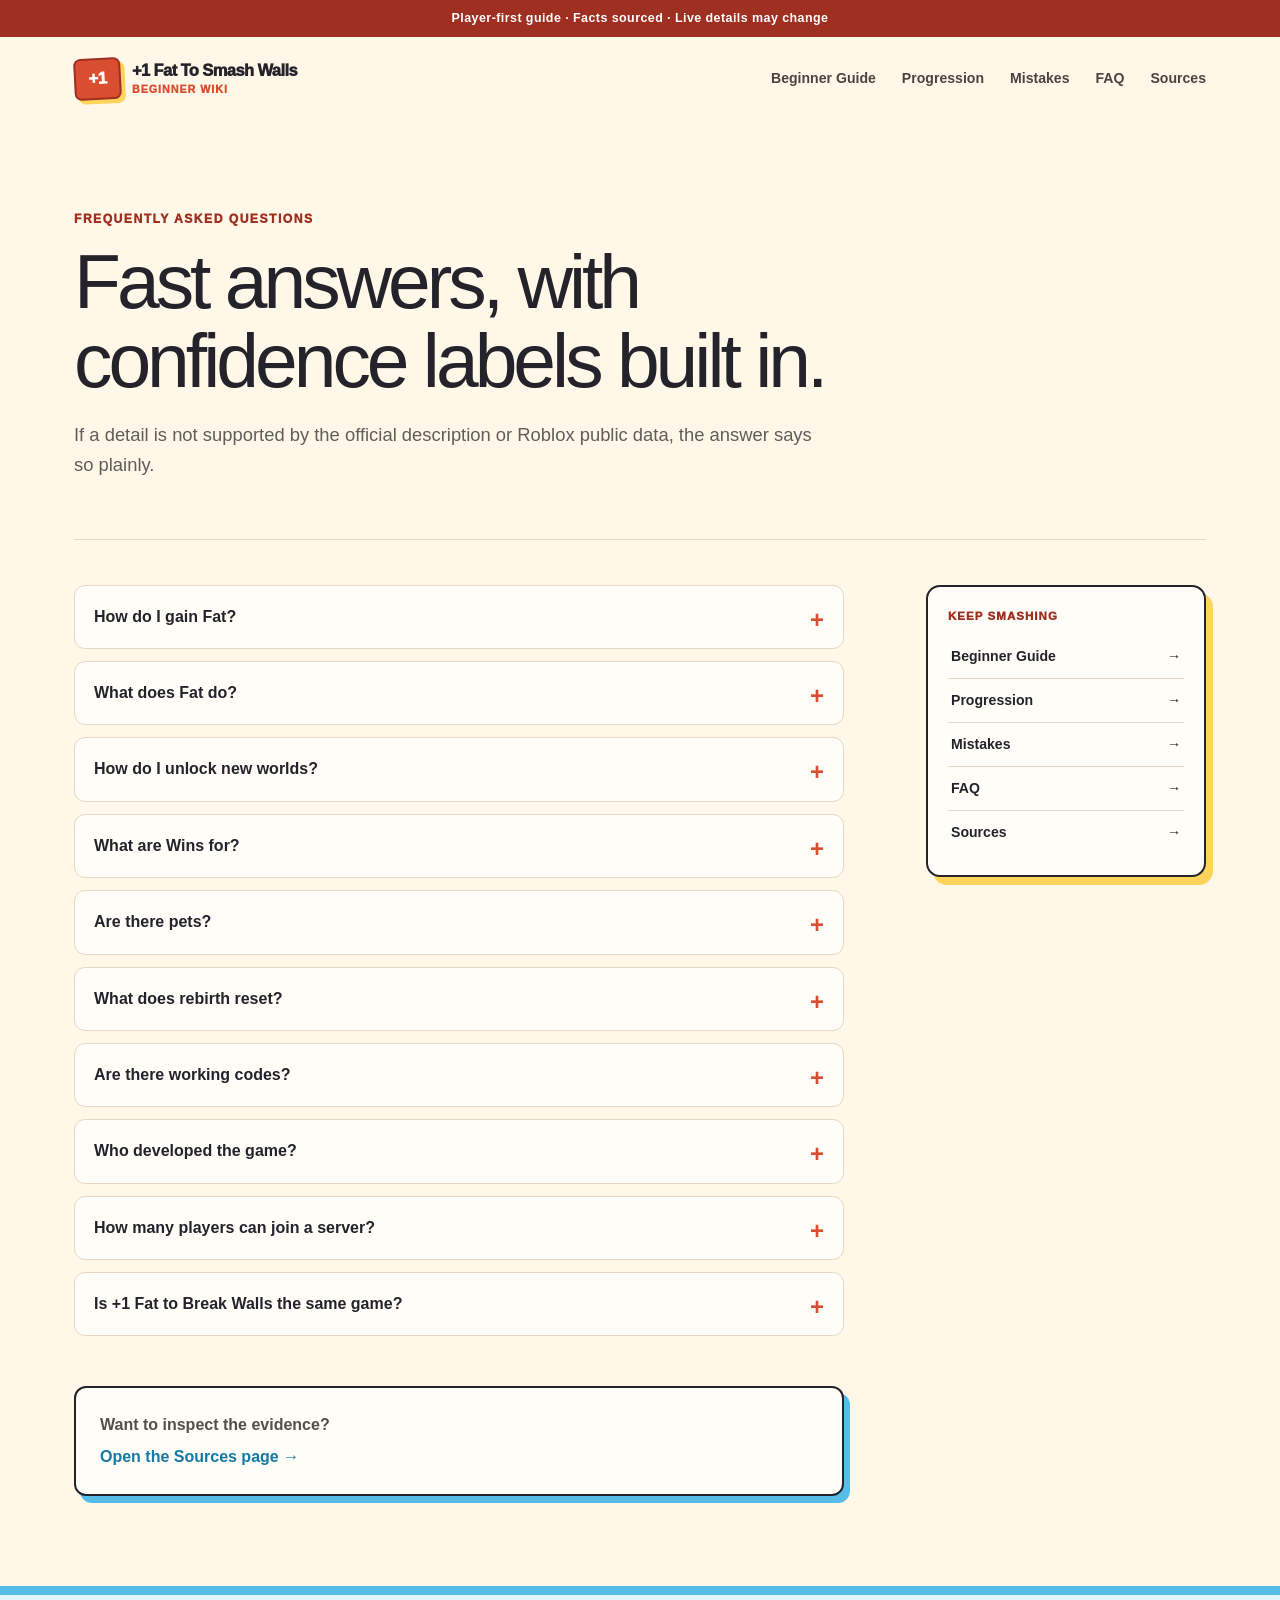
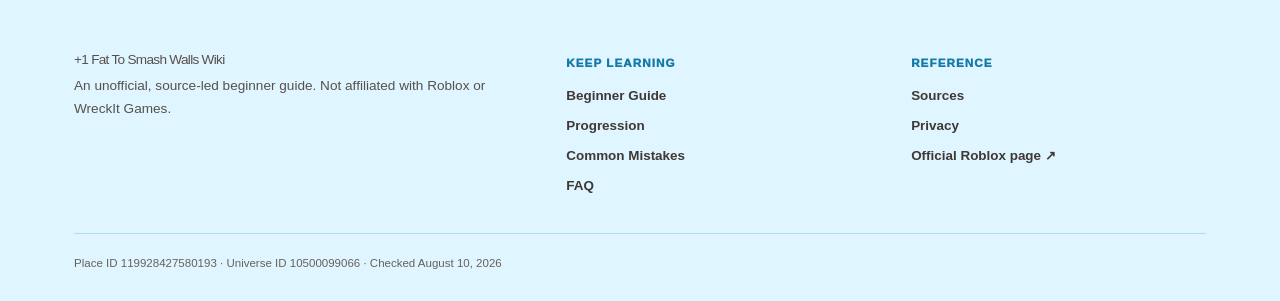
<file: faq/index.html>
<!DOCTYPE html><html lang="en"><head><meta charSet="utf-8"/><meta name="viewport" content="width=device-width, initial-scale=1"/><link rel="stylesheet" href="/_next/static/chunks/06zi41z06p6bj.css" data-precedence="next"/><link rel="preload" as="script" fetchPriority="low" href="/_next/static/chunks/0eywkmca_-zu4.js"/><script src="/_next/static/chunks/110_i249ts23r.js" async=""></script><script src="/_next/static/chunks/0j0y4mz~39hjq.js" async=""></script><script src="/_next/static/chunks/16-9g_poa1y5f.js" async=""></script><script src="/_next/static/chunks/turbopack-0xl_99pbn5jy3.js" async=""></script><script src="/_next/static/chunks/0dnkpeyou1bji.js" async=""></script><script src="/_next/static/chunks/110yqreq9kv_-.js" async=""></script><title>FAQ | +1 Fat To Smash Walls Wiki</title><meta name="description" content="Verified answers about +1 Fat To Smash Walls, including Fat, walls, Wins, pets, rebirth, codes, players, and unknown details."/><meta name="application-name" content="+1 Fat To Smash Walls Wiki"/><meta name="robots" content="index, follow"/><meta name="category" content="Simulation · Incremental Simulator"/><link rel="canonical" href="https://plus1fattosmashwalls.wiki/faq/"/><meta property="og:title" content="FAQ | +1 Fat To Smash Walls Wiki"/><meta property="og:description" content="Verified answers about +1 Fat To Smash Walls, including Fat, walls, Wins, pets, rebirth, codes, players, and unknown details."/><meta property="og:url" content="https://plus1fattosmashwalls.wiki/faq/"/><meta property="og:site_name" content="+1 Fat To Smash Walls Wiki"/><meta property="og:image" content="https://plus1fattosmashwalls.wiki/og.png"/><meta property="og:image:width" content="1731"/><meta property="og:image:height" content="909"/><meta property="og:image:alt" content="+1 Fat To Smash Walls Beginner Guide"/><meta property="og:type" content="website"/><meta name="twitter:card" content="summary_large_image"/><meta name="twitter:title" content="FAQ | +1 Fat To Smash Walls Wiki"/><meta name="twitter:description" content="Verified answers about +1 Fat To Smash Walls, including Fat, walls, Wins, pets, rebirth, codes, players, and unknown details."/><meta name="twitter:image" content="https://plus1fattosmashwalls.wiki/og.png"/><link rel="icon" href="/official-game-icon.png"/><link rel="apple-touch-icon" href="/official-game-icon.png"/><script src="/_next/static/chunks/03~yq9q893hmn.js" noModule=""></script></head><body><div hidden=""><!--$--><!--/$--></div><div class="site-shell"><a class="skip-link" href="#main-content">Skip to main content</a><div class="truth-strip">Player-first guide · Facts sourced · Live details may change</div><header class="site-header"><a class="brand" aria-label="Plus 1 Fat To Smash Walls Wiki home" href="/"><span class="brand-brick" aria-hidden="true">+1</span><span>+1 Fat To Smash Walls<small>Beginner Wiki</small></span></a><nav class="desktop-nav" aria-label="Main navigation"><a href="/how-to-play/">Beginner Guide</a><a href="/progression/">Progression</a><a href="/mistakes/">Mistakes</a><a href="/faq/">FAQ</a><a href="/sources/">Sources</a></nav><details class="mobile-nav"><summary>Menu</summary><nav aria-label="Mobile navigation"><a href="/how-to-play/">Beginner Guide</a><a href="/progression/">Progression</a><a href="/mistakes/">Mistakes</a><a href="/faq/">FAQ</a><a href="/sources/">Sources</a></nav></details></header><main id="main-content"><script type="application/ld+json">{"@context":"https://schema.org","@type":"FAQPage","mainEntity":[{"@type":"Question","name":"How do I gain Fat?","acceptedAnswer":{"@type":"Answer","text":"The official game description says: Click to gain Fat. The exact interface label and gain rate are not confirmed here."}},{"@type":"Question","name":"What does Fat do?","acceptedAnswer":{"@type":"Answer","text":"The official description says bigger Fat means stronger smashes."}},{"@type":"Question","name":"How do I unlock new worlds?","acceptedAnswer":{"@type":"Answer","text":"Break walls. Exact wall requirements and world details can change and are not confirmed by our sources."}},{"@type":"Question","name":"What are Wins for?","acceptedAnswer":{"@type":"Answer","text":"The official description says to collect Wins and climb the leaderboards. It does not confirm how Wins may be spent."}},{"@type":"Question","name":"Are there pets?","acceptedAnswer":{"@type":"Answer","text":"Yes. The official description says pets can be hatched for powerful boosts. Pet odds, costs, rarities, and boost values are not confirmed."}},{"@type":"Question","name":"What does rebirth reset?","acceptedAnswer":{"@type":"Answer","text":"Not confirmed. Rebirth is described as making you stronger, but its cost, multiplier, and reset rules must be checked in-game."}},{"@type":"Question","name":"Are there working codes?","acceptedAnswer":{"@type":"Answer","text":"No redemption codes were verifiable in the official sources checked for this guide. We will not list copied or rumored codes as fact."}},{"@type":"Question","name":"Who developed the game?","acceptedAnswer":{"@type":"Answer","text":"The Roblox public game data lists WreckIt Games as the developer."}},{"@type":"Question","name":"How many players can join a server?","acceptedAnswer":{"@type":"Answer","text":"The Roblox public game data lists a maximum server size of 8 players."}},{"@type":"Question","name":"Is +1 Fat to Break Walls the same game?","acceptedAnswer":{"@type":"Answer","text":"No. It is a different Roblox title. This guide does not use its mechanics, values, or media."}}]}</script><section class="page-hero"><p class="eyebrow">Frequently asked questions</p><h1>Fast answers, with confidence labels built in.</h1><p>If a detail is not supported by the official description or Roblox public data, the answer says so plainly.</p></section><div class="article-layout"><article class="article"><div class="faq-list"><details><summary>How do I gain Fat?</summary><p>The official game description says: Click to gain Fat. The exact interface label and gain rate are not confirmed here.</p></details><details><summary>What does Fat do?</summary><p>The official description says bigger Fat means stronger smashes.</p></details><details><summary>How do I unlock new worlds?</summary><p>Break walls. Exact wall requirements and world details can change and are not confirmed by our sources.</p></details><details><summary>What are Wins for?</summary><p>The official description says to collect Wins and climb the leaderboards. It does not confirm how Wins may be spent.</p></details><details><summary>Are there pets?</summary><p>Yes. The official description says pets can be hatched for powerful boosts. Pet odds, costs, rarities, and boost values are not confirmed.</p></details><details><summary>What does rebirth reset?</summary><p>Not confirmed. Rebirth is described as making you stronger, but its cost, multiplier, and reset rules must be checked in-game.</p></details><details><summary>Are there working codes?</summary><p>No redemption codes were verifiable in the official sources checked for this guide. We will not list copied or rumored codes as fact.</p></details><details><summary>Who developed the game?</summary><p>The Roblox public game data lists WreckIt Games as the developer.</p></details><details><summary>How many players can join a server?</summary><p>The Roblox public game data lists a maximum server size of 8 players.</p></details><details><summary>Is +1 Fat to Break Walls the same game?</summary><p>No. It is a different Roblox title. This guide does not use its mechanics, values, or media.</p></details></div><div class="next-guide"><p>Want to inspect the evidence?</p><a href="/sources/">Open the Sources page →</a></div></article><aside class="guide-rail" aria-label="Explore more guides"><p class="rail-label">Keep smashing</p><a href="/how-to-play/">Beginner Guide<span aria-hidden="true">→</span></a><a href="/progression/">Progression<span aria-hidden="true">→</span></a><a href="/mistakes/">Mistakes<span aria-hidden="true">→</span></a><a href="/faq/">FAQ<span aria-hidden="true">→</span></a><a href="/sources/">Sources<span aria-hidden="true">→</span></a></aside></div><!--$--><!--/$--></main><footer class="site-footer"><div class="footer-grid"><div><p class="footer-title">+1 Fat To Smash Walls<!-- --> Wiki</p><p>An unofficial, source-led beginner guide. Not affiliated with Roblox or WreckIt Games.</p></div><div><p class="footer-heading">Keep learning</p><a href="/how-to-play/">Beginner Guide</a><a href="/progression/">Progression</a><a href="/mistakes/">Common Mistakes</a><a href="/faq/">FAQ</a></div><div><p class="footer-heading">Reference</p><a href="/sources/">Sources</a><a href="/privacy/">Privacy</a><a href="https://www.roblox.com/games/119928427580193/1-Fat-To-Smash-Walls" target="_blank" rel="noopener noreferrer">Official Roblox page ↗</a></div></div><p class="footer-fineprint">Place ID <!-- -->119928427580193<!-- --> · Universe ID <!-- -->10500099066<!-- --> · Checked August 10, 2026</p></footer></div><script src="/_next/static/chunks/0eywkmca_-zu4.js" id="_R_" async=""></script><script>(self.__next_f=self.__next_f||[]).push([0])</script><script>self.__next_f.push([1,"1:\"$Sreact.fragment\"\n2:I[82012,[\"/_next/static/chunks/0dnkpeyou1bji.js\",\"/_next/static/chunks/110yqreq9kv_-.js\"],\"\"]\n3:I[64350,[\"/_next/static/chunks/0dnkpeyou1bji.js\",\"/_next/static/chunks/110yqreq9kv_-.js\"],\"default\"]\n4:I[99497,[\"/_next/static/chunks/0dnkpeyou1bji.js\",\"/_next/static/chunks/110yqreq9kv_-.js\"],\"default\"]\na:I[87166,[\"/_next/static/chunks/0dnkpeyou1bji.js\",\"/_next/static/chunks/110yqreq9kv_-.js\"],\"default\",1]\n:HL[\"/_next/static/chunks/06zi41z06p6bj.css\",\"style\"]\n5:T834,"])</script><script>self.__next_f.push([1,"{\"@context\":\"https://schema.org\",\"@type\":\"FAQPage\",\"mainEntity\":[{\"@type\":\"Question\",\"name\":\"How do I gain Fat?\",\"acceptedAnswer\":{\"@type\":\"Answer\",\"text\":\"The official game description says: Click to gain Fat. The exact interface label and gain rate are not confirmed here.\"}},{\"@type\":\"Question\",\"name\":\"What does Fat do?\",\"acceptedAnswer\":{\"@type\":\"Answer\",\"text\":\"The official description says bigger Fat means stronger smashes.\"}},{\"@type\":\"Question\",\"name\":\"How do I unlock new worlds?\",\"acceptedAnswer\":{\"@type\":\"Answer\",\"text\":\"Break walls. Exact wall requirements and world details can change and are not confirmed by our sources.\"}},{\"@type\":\"Question\",\"name\":\"What are Wins for?\",\"acceptedAnswer\":{\"@type\":\"Answer\",\"text\":\"The official description says to collect Wins and climb the leaderboards. It does not confirm how Wins may be spent.\"}},{\"@type\":\"Question\",\"name\":\"Are there pets?\",\"acceptedAnswer\":{\"@type\":\"Answer\",\"text\":\"Yes. The official description says pets can be hatched for powerful boosts. Pet odds, costs, rarities, and boost values are not confirmed.\"}},{\"@type\":\"Question\",\"name\":\"What does rebirth reset?\",\"acceptedAnswer\":{\"@type\":\"Answer\",\"text\":\"Not confirmed. Rebirth is described as making you stronger, but its cost, multiplier, and reset rules must be checked in-game.\"}},{\"@type\":\"Question\",\"name\":\"Are there working codes?\",\"acceptedAnswer\":{\"@type\":\"Answer\",\"text\":\"No redemption codes were verifiable in the official sources checked for this guide. We will not list copied or rumored codes as fact.\"}},{\"@type\":\"Question\",\"name\":\"Who developed the game?\",\"acceptedAnswer\":{\"@type\":\"Answer\",\"text\":\"The Roblox public game data lists WreckIt Games as the developer.\"}},{\"@type\":\"Question\",\"name\":\"How many players can join a server?\",\"acceptedAnswer\":{\"@type\":\"Answer\",\"text\":\"The Roblox public game data lists a maximum server size of 8 players.\"}},{\"@type\":\"Question\",\"name\":\"Is +1 Fat to Break Walls the same game?\",\"acceptedAnswer\":{\"@type\":\"Answer\",\"text\":\"No. It is a different Roblox title. This guide does not use its mechanics, values, or media.\"}}]}"])</script><script>self.__next_f.push([1,"0:{\"P\":null,\"c\":[\"\",\"faq\",\"\"],\"q\":\"\",\"i\":false,\"f\":[[[\"\",{\"children\":[\"faq\",{\"children\":[\"__PAGE__\",{}]}]},\"$undefined\",\"$undefined\",16],[[\"$\",\"$1\",\"c\",{\"children\":[[[\"$\",\"link\",\"0\",{\"rel\":\"stylesheet\",\"href\":\"/_next/static/chunks/06zi41z06p6bj.css\",\"precedence\":\"next\",\"crossOrigin\":\"$undefined\",\"nonce\":\"$undefined\"}],[\"$\",\"script\",\"script-0\",{\"src\":\"/_next/static/chunks/0dnkpeyou1bji.js\",\"async\":true,\"nonce\":\"$undefined\"}],[\"$\",\"script\",\"script-1\",{\"src\":\"/_next/static/chunks/110yqreq9kv_-.js\",\"async\":true,\"nonce\":\"$undefined\"}]],[\"$\",\"html\",null,{\"lang\":\"en\",\"children\":[\"$\",\"body\",null,{\"children\":[\"$\",\"div\",null,{\"className\":\"site-shell\",\"children\":[[\"$\",\"a\",null,{\"className\":\"skip-link\",\"href\":\"#main-content\",\"children\":\"Skip to main content\"}],[\"$\",\"div\",null,{\"className\":\"truth-strip\",\"children\":\"Player-first guide · Facts sourced · Live details may change\"}],[\"$\",\"header\",null,{\"className\":\"site-header\",\"children\":[[\"$\",\"$L2\",null,{\"className\":\"brand\",\"href\":\"/\",\"aria-label\":\"Plus 1 Fat To Smash Walls Wiki home\",\"children\":[[\"$\",\"span\",null,{\"className\":\"brand-brick\",\"aria-hidden\":\"true\",\"children\":\"+1\"}],[\"$\",\"span\",null,{\"children\":[\"+1 Fat To Smash Walls\",[\"$\",\"small\",null,{\"children\":\"Beginner Wiki\"}]]}]]}],[\"$\",\"nav\",null,{\"className\":\"desktop-nav\",\"aria-label\":\"Main navigation\",\"children\":[[\"$\",\"$L2\",\"/how-to-play\",{\"href\":\"/how-to-play\",\"children\":\"Beginner Guide\"}],[\"$\",\"$L2\",\"/progression\",{\"href\":\"/progression\",\"children\":\"Progression\"}],[\"$\",\"$L2\",\"/mistakes\",{\"href\":\"/mistakes\",\"children\":\"Mistakes\"}],[\"$\",\"$L2\",\"/faq\",{\"href\":\"/faq\",\"children\":\"FAQ\"}],[\"$\",\"$L2\",\"/sources\",{\"href\":\"/sources\",\"children\":\"Sources\"}]]}],[\"$\",\"details\",null,{\"className\":\"mobile-nav\",\"children\":[[\"$\",\"summary\",null,{\"children\":\"Menu\"}],[\"$\",\"nav\",null,{\"aria-label\":\"Mobile navigation\",\"children\":[[\"$\",\"$L2\",\"/how-to-play\",{\"href\":\"/how-to-play\",\"children\":\"Beginner Guide\"}],[\"$\",\"$L2\",\"/progression\",{\"href\":\"/progression\",\"children\":\"Progression\"}],[\"$\",\"$L2\",\"/mistakes\",{\"href\":\"/mistakes\",\"children\":\"Mistakes\"}],[\"$\",\"$L2\",\"/faq\",{\"href\":\"/faq\",\"children\":\"FAQ\"}],[\"$\",\"$L2\",\"/sources\",{\"href\":\"/sources\",\"children\":\"Sources\"}]]}]]}]]}],[\"$\",\"main\",null,{\"id\":\"main-content\",\"children\":[\"$\",\"$L3\",null,{\"parallelRouterKey\":\"children\",\"error\":\"$undefined\",\"errorStyles\":\"$undefined\",\"errorScripts\":\"$undefined\",\"template\":[\"$\",\"$L4\",null,{}],\"templateStyles\":\"$undefined\",\"templateScripts\":\"$undefined\",\"notFound\":[[\"$\",\"section\",null,{\"className\":\"not-found\",\"children\":[\"$\",\"div\",null,{\"children\":[[\"$\",\"h1\",null,{\"children\":\"404\"}],[\"$\",\"h2\",null,{\"children\":\"This wall leads nowhere.\"}],[\"$\",\"p\",null,{\"children\":\"The guide may have moved, but your beginner route is still here.\"}],[\"$\",\"$L2\",null,{\"className\":\"primary-button\",\"href\":\"/how-to-play\",\"children\":\"Start the Beginner Guide →\"}]]}]}],[]],\"forbidden\":\"$undefined\",\"unauthorized\":\"$undefined\"}]}],[\"$\",\"footer\",null,{\"className\":\"site-footer\",\"children\":[[\"$\",\"div\",null,{\"className\":\"footer-grid\",\"children\":[[\"$\",\"div\",null,{\"children\":[[\"$\",\"p\",null,{\"className\":\"footer-title\",\"children\":[\"+1 Fat To Smash Walls\",\" Wiki\"]}],[\"$\",\"p\",null,{\"children\":\"An unofficial, source-led beginner guide. Not affiliated with Roblox or WreckIt Games.\"}]]}],[\"$\",\"div\",null,{\"children\":[[\"$\",\"p\",null,{\"className\":\"footer-heading\",\"children\":\"Keep learning\"}],[\"$\",\"$L2\",null,{\"href\":\"/how-to-play\",\"children\":\"Beginner Guide\"}],[\"$\",\"$L2\",null,{\"href\":\"/progression\",\"children\":\"Progression\"}],[\"$\",\"$L2\",null,{\"href\":\"/mistakes\",\"children\":\"Common Mistakes\"}],[\"$\",\"$L2\",null,{\"href\":\"/faq\",\"children\":\"FAQ\"}]]}],[\"$\",\"div\",null,{\"children\":[[\"$\",\"p\",null,{\"className\":\"footer-heading\",\"children\":\"Reference\"}],[\"$\",\"$L2\",null,{\"href\":\"/sources\",\"children\":\"Sources\"}],[\"$\",\"$L2\",null,{\"href\":\"/privacy\",\"children\":\"Privacy\"}],[\"$\",\"a\",null,{\"href\":\"https://www.roblox.com/games/119928427580193/1-Fat-To-Smash-Walls\",\"target\":\"_blank\",\"rel\":\"noopener noreferrer\",\"children\":\"Official Roblox page ↗\"}]]}]]}],[\"$\",\"p\",null,{\"className\":\"footer-fineprint\",\"children\":[\"Place ID \",\"119928427580193\",\" · Universe ID \",\"10500099066\",\" · Checked August 10, 2026\"]}]]}]]}]}]}]]}],{\"children\":[[\"$\",\"$1\",\"c\",{\"children\":[null,[\"$\",\"$L3\",null,{\"parallelRouterKey\":\"children\",\"error\":\"$undefined\",\"errorStyles\":\"$undefined\",\"errorScripts\":\"$undefined\",\"template\":[\"$\",\"$L4\",null,{}],\"templateStyles\":\"$undefined\",\"templateScripts\":\"$undefined\",\"notFound\":\"$undefined\",\"forbidden\":\"$undefined\",\"unauthorized\":\"$undefined\"}]]}],{\"children\":[[\"$\",\"$1\",\"c\",{\"children\":[[[\"$\",\"script\",null,{\"type\":\"application/ld+json\",\"dangerouslySetInnerHTML\":{\"__html\":\"$5\"}}],\"$L6\"],null,\"$L7\"]}],{},null,false,null]},null,false,\"$@8\"]},null,false,null],\"$L9\",false]],\"m\":\"$undefined\",\"G\":[\"$a\",[\"$Lb\"]],\"S\":true,\"h\":null,\"s\":\"$undefined\",\"l\":\"$undefined\",\"p\":\"$undefined\",\"d\":\"$undefined\",\"b\":\"n7OTicr4XJR-jWkwtKCBJ\"}\n"])</script><script>self.__next_f.push([1,"c:I[3944,[\"/_next/static/chunks/0dnkpeyou1bji.js\",\"/_next/static/chunks/110yqreq9kv_-.js\"],\"OutletBoundary\"]\nd:\"$Sreact.suspense\"\n10:I[3944,[\"/_next/static/chunks/0dnkpeyou1bji.js\",\"/_next/static/chunks/110yqreq9kv_-.js\"],\"ViewportBoundary\"]\n12:I[3944,[\"/_next/static/chunks/0dnkpeyou1bji.js\",\"/_next/static/chunks/110yqreq9kv_-.js\"],\"MetadataBoundary\"]\n"])</script><script>self.__next_f.push([1,"6:[[\"$\",\"section\",null,{\"className\":\"page-hero\",\"children\":[[\"$\",\"p\",null,{\"className\":\"eyebrow\",\"children\":\"Frequently asked questions\"}],[\"$\",\"h1\",null,{\"children\":\"Fast answers, with confidence labels built in.\"}],[\"$\",\"p\",null,{\"children\":\"If a detail is not supported by the official description or Roblox public data, the answer says so plainly.\"}]]}],[\"$\",\"div\",null,{\"className\":\"article-layout\",\"children\":[[\"$\",\"article\",null,{\"className\":\"article\",\"children\":[[\"$\",\"div\",null,{\"className\":\"faq-list\",\"children\":[[\"$\",\"details\",\"How do I gain Fat?\",{\"children\":[[\"$\",\"summary\",null,{\"children\":\"How do I gain Fat?\"}],[\"$\",\"p\",null,{\"children\":\"The official game description says: Click to gain Fat. The exact interface label and gain rate are not confirmed here.\"}]]}],[\"$\",\"details\",\"What does Fat do?\",{\"children\":[[\"$\",\"summary\",null,{\"children\":\"What does Fat do?\"}],[\"$\",\"p\",null,{\"children\":\"The official description says bigger Fat means stronger smashes.\"}]]}],[\"$\",\"details\",\"How do I unlock new worlds?\",{\"children\":[[\"$\",\"summary\",null,{\"children\":\"How do I unlock new worlds?\"}],[\"$\",\"p\",null,{\"children\":\"Break walls. Exact wall requirements and world details can change and are not confirmed by our sources.\"}]]}],[\"$\",\"details\",\"What are Wins for?\",{\"children\":[[\"$\",\"summary\",null,{\"children\":\"What are Wins for?\"}],[\"$\",\"p\",null,{\"children\":\"The official description says to collect Wins and climb the leaderboards. It does not confirm how Wins may be spent.\"}]]}],[\"$\",\"details\",\"Are there pets?\",{\"children\":[[\"$\",\"summary\",null,{\"children\":\"Are there pets?\"}],[\"$\",\"p\",null,{\"children\":\"Yes. The official description says pets can be hatched for powerful boosts. Pet odds, costs, rarities, and boost values are not confirmed.\"}]]}],[\"$\",\"details\",\"What does rebirth reset?\",{\"children\":[[\"$\",\"summary\",null,{\"children\":\"What does rebirth reset?\"}],[\"$\",\"p\",null,{\"children\":\"Not confirmed. Rebirth is described as making you stronger, but its cost, multiplier, and reset rules must be checked in-game.\"}]]}],[\"$\",\"details\",\"Are there working codes?\",{\"children\":[[\"$\",\"summary\",null,{\"children\":\"Are there working codes?\"}],[\"$\",\"p\",null,{\"children\":\"No redemption codes were verifiable in the official sources checked for this guide. We will not list copied or rumored codes as fact.\"}]]}],[\"$\",\"details\",\"Who developed the game?\",{\"children\":[[\"$\",\"summary\",null,{\"children\":\"Who developed the game?\"}],[\"$\",\"p\",null,{\"children\":\"The Roblox public game data lists WreckIt Games as the developer.\"}]]}],[\"$\",\"details\",\"How many players can join a server?\",{\"children\":[[\"$\",\"summary\",null,{\"children\":\"How many players can join a server?\"}],[\"$\",\"p\",null,{\"children\":\"The Roblox public game data lists a maximum server size of 8 players.\"}]]}],[\"$\",\"details\",\"Is +1 Fat to Break Walls the same game?\",{\"children\":[[\"$\",\"summary\",null,{\"children\":\"Is +1 Fat to Break Walls the same game?\"}],[\"$\",\"p\",null,{\"children\":\"No. It is a different Roblox title. This guide does not use its mechanics, values, or media.\"}]]}]]}],[\"$\",\"div\",null,{\"className\":\"next-guide\",\"children\":[[\"$\",\"p\",null,{\"children\":\"Want to inspect the evidence?\"}],[\"$\",\"$L2\",null,{\"href\":\"/sources\",\"children\":\"Open the Sources page →\"}]]}]]}],[\"$\",\"aside\",null,{\"className\":\"guide-rail\",\"aria-label\":\"Explore more guides\",\"children\":[[\"$\",\"p\",null,{\"className\":\"rail-label\",\"children\":\"Keep smashing\"}],[[\"$\",\"$L2\",\"/how-to-play\",{\"href\":\"/how-to-play\",\"children\":[\"Beginner Guide\",[\"$\",\"span\",null,{\"aria-hidden\":\"true\",\"children\":\"→\"}]]}],[\"$\",\"$L2\",\"/progression\",{\"href\":\"/progression\",\"children\":[\"Progression\",[\"$\",\"span\",null,{\"aria-hidden\":\"true\",\"children\":\"→\"}]]}],[\"$\",\"$L2\",\"/mistakes\",{\"href\":\"/mistakes\",\"children\":[\"Mistakes\",[\"$\",\"span\",null,{\"aria-hidden\":\"true\",\"children\":\"→\"}]]}],[\"$\",\"$L2\",\"/faq\",{\"href\":\"/faq\",\"children\":[\"FAQ\",[\"$\",\"span\",null,{\"aria-hidden\":\"true\",\"children\":\"→\"}]]}],[\"$\",\"$L2\",\"/sources\",{\"href\":\"/sources\",\"children\":[\"Sources\",[\"$\",\"span\",null,{\"aria-hidden\":\"true\",\"children\":\"→\"}]]}]]]}]]}]]\n"])</script><script>self.__next_f.push([1,"7:[\"$\",\"$Lc\",null,{\"children\":[\"$\",\"$d\",null,{\"name\":\"Next.MetadataOutlet\",\"children\":\"$@e\"}]}]\nf:[]\n8:\"$Wf\"\n9:[\"$\",\"$1\",\"h\",{\"children\":[null,[\"$\",\"$L10\",null,{\"children\":\"$L11\"}],[\"$\",\"div\",null,{\"hidden\":true,\"children\":[\"$\",\"$L12\",null,{\"children\":[\"$\",\"$d\",null,{\"name\":\"Next.Metadata\",\"children\":\"$L13\"}]}]}],null]}]\nb:[\"$\",\"link\",\"0\",{\"rel\":\"stylesheet\",\"href\":\"/_next/static/chunks/06zi41z06p6bj.css\",\"precedence\":\"next\",\"crossOrigin\":\"$undefined\",\"nonce\":\"$undefined\"}]\n"])</script><script>self.__next_f.push([1,"11:[[\"$\",\"meta\",\"0\",{\"charSet\":\"utf-8\"}],[\"$\",\"meta\",\"1\",{\"name\":\"viewport\",\"content\":\"width=device-width, initial-scale=1\"}]]\n"])</script><script>self.__next_f.push([1,"14:I[78363,[\"/_next/static/chunks/0dnkpeyou1bji.js\",\"/_next/static/chunks/110yqreq9kv_-.js\"],\"IconMark\"]\ne:null\n"])</script><script>self.__next_f.push([1,"13:[[\"$\",\"title\",\"0\",{\"children\":\"FAQ | +1 Fat To Smash Walls Wiki\"}],[\"$\",\"meta\",\"1\",{\"name\":\"description\",\"content\":\"Verified answers about +1 Fat To Smash Walls, including Fat, walls, Wins, pets, rebirth, codes, players, and unknown details.\"}],[\"$\",\"meta\",\"2\",{\"name\":\"application-name\",\"content\":\"+1 Fat To Smash Walls Wiki\"}],[\"$\",\"meta\",\"3\",{\"name\":\"robots\",\"content\":\"index, follow\"}],[\"$\",\"meta\",\"4\",{\"name\":\"category\",\"content\":\"Simulation · Incremental Simulator\"}],[\"$\",\"link\",\"5\",{\"rel\":\"canonical\",\"href\":\"https://plus1fattosmashwalls.wiki/faq/\"}],[\"$\",\"meta\",\"6\",{\"property\":\"og:title\",\"content\":\"FAQ | +1 Fat To Smash Walls Wiki\"}],[\"$\",\"meta\",\"7\",{\"property\":\"og:description\",\"content\":\"Verified answers about +1 Fat To Smash Walls, including Fat, walls, Wins, pets, rebirth, codes, players, and unknown details.\"}],[\"$\",\"meta\",\"8\",{\"property\":\"og:url\",\"content\":\"https://plus1fattosmashwalls.wiki/faq/\"}],[\"$\",\"meta\",\"9\",{\"property\":\"og:site_name\",\"content\":\"+1 Fat To Smash Walls Wiki\"}],[\"$\",\"meta\",\"10\",{\"property\":\"og:image\",\"content\":\"https://plus1fattosmashwalls.wiki/og.png\"}],[\"$\",\"meta\",\"11\",{\"property\":\"og:image:width\",\"content\":\"1731\"}],[\"$\",\"meta\",\"12\",{\"property\":\"og:image:height\",\"content\":\"909\"}],[\"$\",\"meta\",\"13\",{\"property\":\"og:image:alt\",\"content\":\"+1 Fat To Smash Walls Beginner Guide\"}],[\"$\",\"meta\",\"14\",{\"property\":\"og:type\",\"content\":\"website\"}],[\"$\",\"meta\",\"15\",{\"name\":\"twitter:card\",\"content\":\"summary_large_image\"}],[\"$\",\"meta\",\"16\",{\"name\":\"twitter:title\",\"content\":\"FAQ | +1 Fat To Smash Walls Wiki\"}],[\"$\",\"meta\",\"17\",{\"name\":\"twitter:description\",\"content\":\"Verified answers about +1 Fat To Smash Walls, including Fat, walls, Wins, pets, rebirth, codes, players, and unknown details.\"}],[\"$\",\"meta\",\"18\",{\"name\":\"twitter:image\",\"content\":\"https://plus1fattosmashwalls.wiki/og.png\"}],[\"$\",\"link\",\"19\",{\"rel\":\"icon\",\"href\":\"/official-game-icon.png\"}],[\"$\",\"link\",\"20\",{\"rel\":\"apple-touch-icon\",\"href\":\"/official-game-icon.png\"}],[\"$\",\"$L14\",\"21\",{}]]\n"])</script>  <!-- adsterra-code-handoff:artifact-runtime:start -->
  <script type="module" src="/adsterra/runtime.js" data-adsterra-artifact-runtime data-global-fallback="true"></script>
  <!-- adsterra-code-handoff:artifact-runtime:end -->
</body></html>
</file>
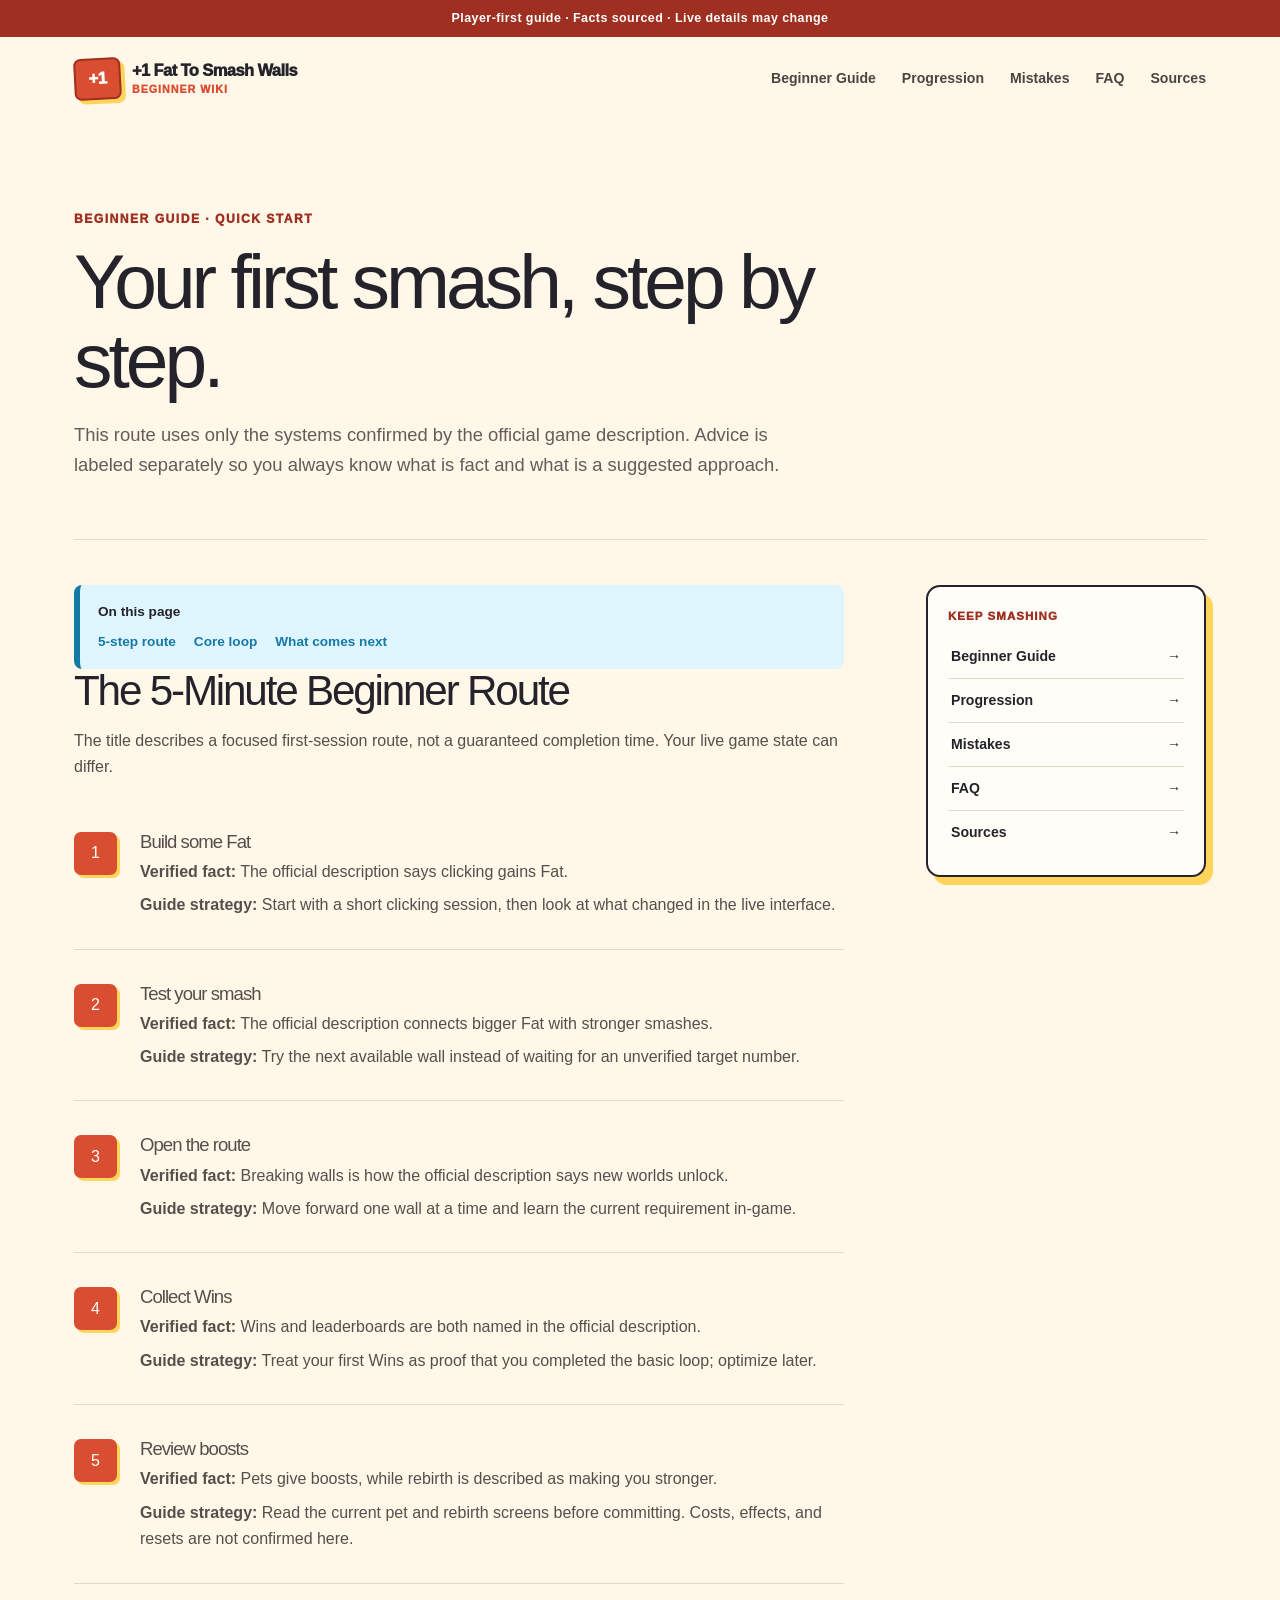
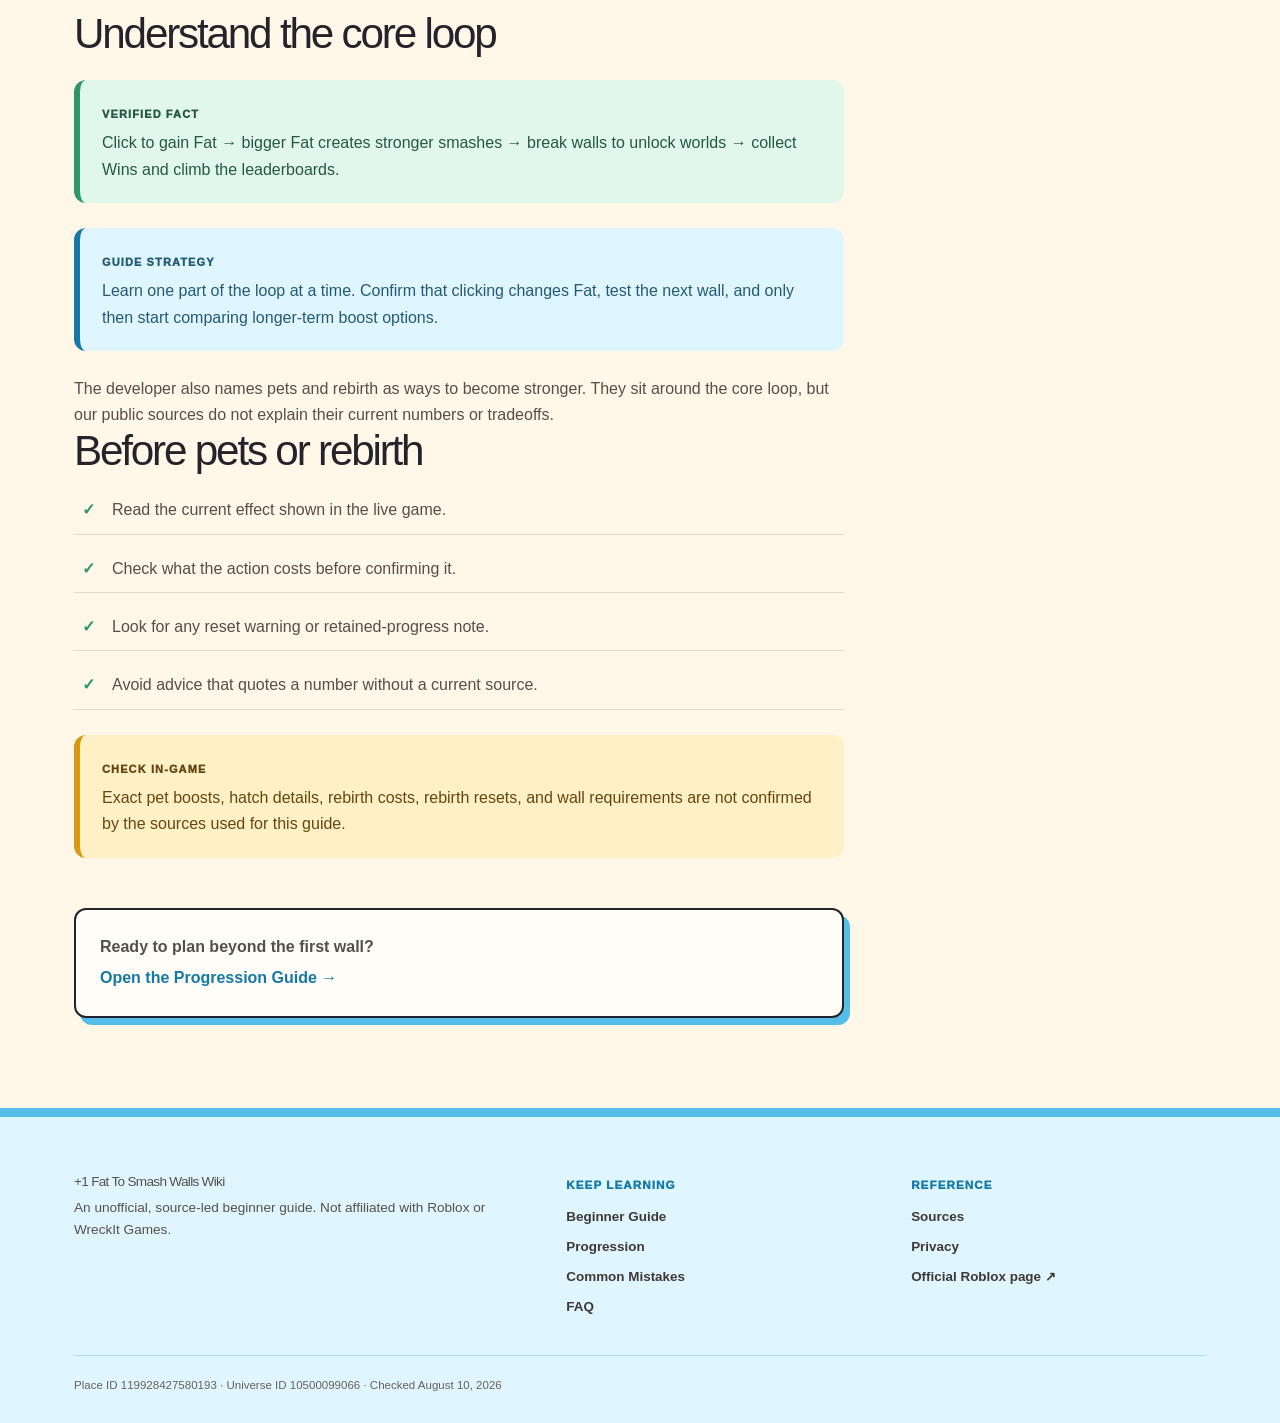
<file: how-to-play/index.html>
<!DOCTYPE html><html lang="en"><head><meta charSet="utf-8"/><meta name="viewport" content="width=device-width, initial-scale=1"/><link rel="stylesheet" href="/_next/static/chunks/06zi41z06p6bj.css" data-precedence="next"/><link rel="preload" as="script" fetchPriority="low" href="/_next/static/chunks/0eywkmca_-zu4.js"/><script src="/_next/static/chunks/110_i249ts23r.js" async=""></script><script src="/_next/static/chunks/0j0y4mz~39hjq.js" async=""></script><script src="/_next/static/chunks/16-9g_poa1y5f.js" async=""></script><script src="/_next/static/chunks/turbopack-0xl_99pbn5jy3.js" async=""></script><script src="/_next/static/chunks/0dnkpeyou1bji.js" async=""></script><script src="/_next/static/chunks/110yqreq9kv_-.js" async=""></script><title>Beginner Guide &amp; Quick Start | +1 Fat To Smash Walls Wiki</title><meta name="description" content="Follow a clear first-session route for +1 Fat To Smash Walls, with verified mechanics separated from practical strategy."/><meta name="application-name" content="+1 Fat To Smash Walls Wiki"/><meta name="robots" content="index, follow"/><meta name="category" content="Simulation · Incremental Simulator"/><link rel="canonical" href="https://plus1fattosmashwalls.wiki/how-to-play/"/><meta property="og:title" content="Beginner Guide &amp; Quick Start | +1 Fat To Smash Walls Wiki"/><meta property="og:description" content="Follow a clear first-session route for +1 Fat To Smash Walls, with verified mechanics separated from practical strategy."/><meta property="og:url" content="https://plus1fattosmashwalls.wiki/how-to-play/"/><meta property="og:site_name" content="+1 Fat To Smash Walls Wiki"/><meta property="og:image" content="https://plus1fattosmashwalls.wiki/og.png"/><meta property="og:image:width" content="1731"/><meta property="og:image:height" content="909"/><meta property="og:image:alt" content="+1 Fat To Smash Walls Beginner Guide"/><meta property="og:type" content="website"/><meta name="twitter:card" content="summary_large_image"/><meta name="twitter:title" content="Beginner Guide &amp; Quick Start | +1 Fat To Smash Walls Wiki"/><meta name="twitter:description" content="Follow a clear first-session route for +1 Fat To Smash Walls, with verified mechanics separated from practical strategy."/><meta name="twitter:image" content="https://plus1fattosmashwalls.wiki/og.png"/><link rel="icon" href="/official-game-icon.png"/><link rel="apple-touch-icon" href="/official-game-icon.png"/><script src="/_next/static/chunks/03~yq9q893hmn.js" noModule=""></script></head><body><div hidden=""><!--$--><!--/$--></div><div class="site-shell"><a class="skip-link" href="#main-content">Skip to main content</a><div class="truth-strip">Player-first guide · Facts sourced · Live details may change</div><header class="site-header"><a class="brand" aria-label="Plus 1 Fat To Smash Walls Wiki home" href="/"><span class="brand-brick" aria-hidden="true">+1</span><span>+1 Fat To Smash Walls<small>Beginner Wiki</small></span></a><nav class="desktop-nav" aria-label="Main navigation"><a href="/how-to-play/">Beginner Guide</a><a href="/progression/">Progression</a><a href="/mistakes/">Mistakes</a><a href="/faq/">FAQ</a><a href="/sources/">Sources</a></nav><details class="mobile-nav"><summary>Menu</summary><nav aria-label="Mobile navigation"><a href="/how-to-play/">Beginner Guide</a><a href="/progression/">Progression</a><a href="/mistakes/">Mistakes</a><a href="/faq/">FAQ</a><a href="/sources/">Sources</a></nav></details></header><main id="main-content"><script type="application/ld+json">{"@context":"https://schema.org","@type":"HowTo","name":"How to start +1 Fat To Smash Walls","description":"A beginner route based on the game's official Roblox description.","step":[{"@type":"HowToStep","position":1,"name":"Gain Fat","text":"Use the game's click action to gain Fat.","url":"https://plus1fattosmashwalls.wiki/how-to-play#step-1"},{"@type":"HowToStep","position":2,"name":"Build smash strength","text":"Continue gaining Fat; the official description says bigger Fat means stronger smashes.","url":"https://plus1fattosmashwalls.wiki/how-to-play#step-2"},{"@type":"HowToStep","position":3,"name":"Break a wall","text":"Attempt an available wall and break it when your current strength is enough.","url":"https://plus1fattosmashwalls.wiki/how-to-play#step-3"},{"@type":"HowToStep","position":4,"name":"Reach new worlds","text":"Continue breaking walls; the official description says this unlocks new worlds.","url":"https://plus1fattosmashwalls.wiki/how-to-play#step-4"},{"@type":"HowToStep","position":5,"name":"Collect Wins","text":"Complete the loop to collect Wins and begin tracking your progress.","url":"https://plus1fattosmashwalls.wiki/how-to-play#step-5"}]}</script><section class="page-hero"><p class="eyebrow">Beginner guide · Quick start</p><h1>Your first smash, step by step.</h1><p>This route uses only the systems confirmed by the official game description. Advice is labeled separately so you always know what is fact and what is a suggested approach.</p></section><div class="article-layout"><article class="article"><div class="article-jump"><b>On this page</b><a href="#route">5-step route</a><a href="#loop">Core loop</a><a href="#next">What comes next</a></div><section id="route"><h2>The 5-Minute Beginner Route</h2><p>The title describes a focused first-session route, not a guaranteed completion time. Your live game state can differ.</p><ol class="long-steps"><li id="step-1"><span>1</span><div><h3>Build some Fat</h3><p><b>Verified fact:</b> <!-- -->The official description says clicking gains Fat.</p><p><b>Guide strategy:</b> <!-- -->Start with a short clicking session, then look at what changed in the live interface.</p></div></li><li id="step-2"><span>2</span><div><h3>Test your smash</h3><p><b>Verified fact:</b> <!-- -->The official description connects bigger Fat with stronger smashes.</p><p><b>Guide strategy:</b> <!-- -->Try the next available wall instead of waiting for an unverified target number.</p></div></li><li id="step-3"><span>3</span><div><h3>Open the route</h3><p><b>Verified fact:</b> <!-- -->Breaking walls is how the official description says new worlds unlock.</p><p><b>Guide strategy:</b> <!-- -->Move forward one wall at a time and learn the current requirement in-game.</p></div></li><li id="step-4"><span>4</span><div><h3>Collect Wins</h3><p><b>Verified fact:</b> <!-- -->Wins and leaderboards are both named in the official description.</p><p><b>Guide strategy:</b> <!-- -->Treat your first Wins as proof that you completed the basic loop; optimize later.</p></div></li><li id="step-5"><span>5</span><div><h3>Review boosts</h3><p><b>Verified fact:</b> <!-- -->Pets give boosts, while rebirth is described as making you stronger.</p><p><b>Guide strategy:</b> <!-- -->Read the current pet and rebirth screens before committing. Costs, effects, and resets are not confirmed here.</p></div></li></ol></section><section id="loop"><h2>Understand the core loop</h2><div class="callout fact-callout"><span>Verified fact</span><p>Click to gain Fat → bigger Fat creates stronger smashes → break walls to unlock worlds → collect Wins and climb the leaderboards.</p></div><div class="callout strategy-callout"><span>Guide strategy</span><p>Learn one part of the loop at a time. Confirm that clicking changes Fat, test the next wall, and only then start comparing longer-term boost options.</p></div><p>The developer also names pets and rebirth as ways to become stronger. They sit around the core loop, but our public sources do not explain their current numbers or tradeoffs.</p></section><section id="next"><h2>Before pets or rebirth</h2><ul class="check-list"><li>Read the current effect shown in the live game.</li><li>Check what the action costs before confirming it.</li><li>Look for any reset warning or retained-progress note.</li><li>Avoid advice that quotes a number without a current source.</li></ul><div class="callout unknown-callout"><span>Check in-game</span><p>Exact pet boosts, hatch details, rebirth costs, rebirth resets, and wall requirements are not confirmed by the sources used for this guide.</p></div><div class="next-guide"><p>Ready to plan beyond the first wall?</p><a href="/progression/">Open the Progression Guide →</a></div></section></article><aside class="guide-rail" aria-label="Explore more guides"><p class="rail-label">Keep smashing</p><a href="/how-to-play/">Beginner Guide<span aria-hidden="true">→</span></a><a href="/progression/">Progression<span aria-hidden="true">→</span></a><a href="/mistakes/">Mistakes<span aria-hidden="true">→</span></a><a href="/faq/">FAQ<span aria-hidden="true">→</span></a><a href="/sources/">Sources<span aria-hidden="true">→</span></a></aside></div><!--$--><!--/$--></main><footer class="site-footer"><div class="footer-grid"><div><p class="footer-title">+1 Fat To Smash Walls<!-- --> Wiki</p><p>An unofficial, source-led beginner guide. Not affiliated with Roblox or WreckIt Games.</p></div><div><p class="footer-heading">Keep learning</p><a href="/how-to-play/">Beginner Guide</a><a href="/progression/">Progression</a><a href="/mistakes/">Common Mistakes</a><a href="/faq/">FAQ</a></div><div><p class="footer-heading">Reference</p><a href="/sources/">Sources</a><a href="/privacy/">Privacy</a><a href="https://www.roblox.com/games/119928427580193/1-Fat-To-Smash-Walls" target="_blank" rel="noopener noreferrer">Official Roblox page ↗</a></div></div><p class="footer-fineprint">Place ID <!-- -->119928427580193<!-- --> · Universe ID <!-- -->10500099066<!-- --> · Checked August 10, 2026</p></footer></div><script src="/_next/static/chunks/0eywkmca_-zu4.js" id="_R_" async=""></script><script>(self.__next_f=self.__next_f||[]).push([0])</script><script>self.__next_f.push([1,"1:\"$Sreact.fragment\"\n2:I[82012,[\"/_next/static/chunks/0dnkpeyou1bji.js\",\"/_next/static/chunks/110yqreq9kv_-.js\"],\"\"]\n3:I[64350,[\"/_next/static/chunks/0dnkpeyou1bji.js\",\"/_next/static/chunks/110yqreq9kv_-.js\"],\"default\"]\n4:I[99497,[\"/_next/static/chunks/0dnkpeyou1bji.js\",\"/_next/static/chunks/110yqreq9kv_-.js\"],\"default\"]\na:I[87166,[\"/_next/static/chunks/0dnkpeyou1bji.js\",\"/_next/static/chunks/110yqreq9kv_-.js\"],\"default\",1]\n:HL[\"/_next/static/chunks/06zi41z06p6bj.css\",\"style\"]\n5:T49c,{\"@context\":\"https://schema.org\",\"@type\":\"HowTo\",\"name\":\"How to start +1 Fat To Smash Walls\",\"description\":\"A beginner route based on the game's official Roblox description.\",\"step\":[{\"@type\":\"HowToStep\",\"position\":1,\"name\":\"Gain Fat\",\"text\":\"Use the game's click action to gain Fat.\",\"url\":\"https://plus1fattosmashwalls.wiki/how-to-play#step-1\"},{\"@type\":\"HowToStep\",\"position\":2,\"name\":\"Build smash strength\",\"text\":\"Continue gaining Fat; the official description says bigger Fat means stronger smashes.\",\"url\":\"https://plus1fattosmashwalls.wiki/how-to-play#step-2\"},{\"@type\":\"HowToStep\",\"position\":3,\"name\":\"Break a wall\",\"text\":\"Attempt an available wall and break it when your current strength is enough.\",\"url\":\"https://plus1fattosmashwalls.wiki/how-to-play#step-3\"},{\"@type\":\"HowToStep\",\"position\":4,\"name\":\"Reach new worlds\",\"text\":\"Continue breaking walls; the official description says this unlocks new worlds.\",\"url\":\"https://plus1fattosmashwalls.wiki/how-to-play#step-4\"},{\"@type\":\"HowToStep\",\"position\":5,\"name\":\"Collect Wins\",\"text\":\"Complete the loop to collect Wins and begin tracking your progress.\",\"url\":\"https://plus1fattosmashwalls.wiki/how-to-play#step-5\"}]}"])</script><script>self.__next_f.push([1,"0:{\"P\":null,\"c\":[\"\",\"how-to-play\",\"\"],\"q\":\"\",\"i\":false,\"f\":[[[\"\",{\"children\":[\"how-to-play\",{\"children\":[\"__PAGE__\",{}]}]},\"$undefined\",\"$undefined\",16],[[\"$\",\"$1\",\"c\",{\"children\":[[[\"$\",\"link\",\"0\",{\"rel\":\"stylesheet\",\"href\":\"/_next/static/chunks/06zi41z06p6bj.css\",\"precedence\":\"next\",\"crossOrigin\":\"$undefined\",\"nonce\":\"$undefined\"}],[\"$\",\"script\",\"script-0\",{\"src\":\"/_next/static/chunks/0dnkpeyou1bji.js\",\"async\":true,\"nonce\":\"$undefined\"}],[\"$\",\"script\",\"script-1\",{\"src\":\"/_next/static/chunks/110yqreq9kv_-.js\",\"async\":true,\"nonce\":\"$undefined\"}]],[\"$\",\"html\",null,{\"lang\":\"en\",\"children\":[\"$\",\"body\",null,{\"children\":[\"$\",\"div\",null,{\"className\":\"site-shell\",\"children\":[[\"$\",\"a\",null,{\"className\":\"skip-link\",\"href\":\"#main-content\",\"children\":\"Skip to main content\"}],[\"$\",\"div\",null,{\"className\":\"truth-strip\",\"children\":\"Player-first guide · Facts sourced · Live details may change\"}],[\"$\",\"header\",null,{\"className\":\"site-header\",\"children\":[[\"$\",\"$L2\",null,{\"className\":\"brand\",\"href\":\"/\",\"aria-label\":\"Plus 1 Fat To Smash Walls Wiki home\",\"children\":[[\"$\",\"span\",null,{\"className\":\"brand-brick\",\"aria-hidden\":\"true\",\"children\":\"+1\"}],[\"$\",\"span\",null,{\"children\":[\"+1 Fat To Smash Walls\",[\"$\",\"small\",null,{\"children\":\"Beginner Wiki\"}]]}]]}],[\"$\",\"nav\",null,{\"className\":\"desktop-nav\",\"aria-label\":\"Main navigation\",\"children\":[[\"$\",\"$L2\",\"/how-to-play\",{\"href\":\"/how-to-play\",\"children\":\"Beginner Guide\"}],[\"$\",\"$L2\",\"/progression\",{\"href\":\"/progression\",\"children\":\"Progression\"}],[\"$\",\"$L2\",\"/mistakes\",{\"href\":\"/mistakes\",\"children\":\"Mistakes\"}],[\"$\",\"$L2\",\"/faq\",{\"href\":\"/faq\",\"children\":\"FAQ\"}],[\"$\",\"$L2\",\"/sources\",{\"href\":\"/sources\",\"children\":\"Sources\"}]]}],[\"$\",\"details\",null,{\"className\":\"mobile-nav\",\"children\":[[\"$\",\"summary\",null,{\"children\":\"Menu\"}],[\"$\",\"nav\",null,{\"aria-label\":\"Mobile navigation\",\"children\":[[\"$\",\"$L2\",\"/how-to-play\",{\"href\":\"/how-to-play\",\"children\":\"Beginner Guide\"}],[\"$\",\"$L2\",\"/progression\",{\"href\":\"/progression\",\"children\":\"Progression\"}],[\"$\",\"$L2\",\"/mistakes\",{\"href\":\"/mistakes\",\"children\":\"Mistakes\"}],[\"$\",\"$L2\",\"/faq\",{\"href\":\"/faq\",\"children\":\"FAQ\"}],[\"$\",\"$L2\",\"/sources\",{\"href\":\"/sources\",\"children\":\"Sources\"}]]}]]}]]}],[\"$\",\"main\",null,{\"id\":\"main-content\",\"children\":[\"$\",\"$L3\",null,{\"parallelRouterKey\":\"children\",\"error\":\"$undefined\",\"errorStyles\":\"$undefined\",\"errorScripts\":\"$undefined\",\"template\":[\"$\",\"$L4\",null,{}],\"templateStyles\":\"$undefined\",\"templateScripts\":\"$undefined\",\"notFound\":[[\"$\",\"section\",null,{\"className\":\"not-found\",\"children\":[\"$\",\"div\",null,{\"children\":[[\"$\",\"h1\",null,{\"children\":\"404\"}],[\"$\",\"h2\",null,{\"children\":\"This wall leads nowhere.\"}],[\"$\",\"p\",null,{\"children\":\"The guide may have moved, but your beginner route is still here.\"}],[\"$\",\"$L2\",null,{\"className\":\"primary-button\",\"href\":\"/how-to-play\",\"children\":\"Start the Beginner Guide →\"}]]}]}],[]],\"forbidden\":\"$undefined\",\"unauthorized\":\"$undefined\"}]}],[\"$\",\"footer\",null,{\"className\":\"site-footer\",\"children\":[[\"$\",\"div\",null,{\"className\":\"footer-grid\",\"children\":[[\"$\",\"div\",null,{\"children\":[[\"$\",\"p\",null,{\"className\":\"footer-title\",\"children\":[\"+1 Fat To Smash Walls\",\" Wiki\"]}],[\"$\",\"p\",null,{\"children\":\"An unofficial, source-led beginner guide. Not affiliated with Roblox or WreckIt Games.\"}]]}],[\"$\",\"div\",null,{\"children\":[[\"$\",\"p\",null,{\"className\":\"footer-heading\",\"children\":\"Keep learning\"}],[\"$\",\"$L2\",null,{\"href\":\"/how-to-play\",\"children\":\"Beginner Guide\"}],[\"$\",\"$L2\",null,{\"href\":\"/progression\",\"children\":\"Progression\"}],[\"$\",\"$L2\",null,{\"href\":\"/mistakes\",\"children\":\"Common Mistakes\"}],[\"$\",\"$L2\",null,{\"href\":\"/faq\",\"children\":\"FAQ\"}]]}],[\"$\",\"div\",null,{\"children\":[[\"$\",\"p\",null,{\"className\":\"footer-heading\",\"children\":\"Reference\"}],[\"$\",\"$L2\",null,{\"href\":\"/sources\",\"children\":\"Sources\"}],[\"$\",\"$L2\",null,{\"href\":\"/privacy\",\"children\":\"Privacy\"}],[\"$\",\"a\",null,{\"href\":\"https://www.roblox.com/games/119928427580193/1-Fat-To-Smash-Walls\",\"target\":\"_blank\",\"rel\":\"noopener noreferrer\",\"children\":\"Official Roblox page ↗\"}]]}]]}],[\"$\",\"p\",null,{\"className\":\"footer-fineprint\",\"children\":[\"Place ID \",\"119928427580193\",\" · Universe ID \",\"10500099066\",\" · Checked August 10, 2026\"]}]]}]]}]}]}]]}],{\"children\":[[\"$\",\"$1\",\"c\",{\"children\":[null,[\"$\",\"$L3\",null,{\"parallelRouterKey\":\"children\",\"error\":\"$undefined\",\"errorStyles\":\"$undefined\",\"errorScripts\":\"$undefined\",\"template\":[\"$\",\"$L4\",null,{}],\"templateStyles\":\"$undefined\",\"templateScripts\":\"$undefined\",\"notFound\":\"$undefined\",\"forbidden\":\"$undefined\",\"unauthorized\":\"$undefined\"}]]}],{\"children\":[[\"$\",\"$1\",\"c\",{\"children\":[[[\"$\",\"script\",null,{\"type\":\"application/ld+json\",\"dangerouslySetInnerHTML\":{\"__html\":\"$5\"}}],\"$L6\"],null,\"$L7\"]}],{},null,false,null]},null,false,\"$@8\"]},null,false,null],\"$L9\",false]],\"m\":\"$undefined\",\"G\":[\"$a\",[\"$Lb\"]],\"S\":true,\"h\":null,\"s\":\"$undefined\",\"l\":\"$undefined\",\"p\":\"$undefined\",\"d\":\"$undefined\",\"b\":\"n7OTicr4XJR-jWkwtKCBJ\"}\n"])</script><script>self.__next_f.push([1,"e:I[3944,[\"/_next/static/chunks/0dnkpeyou1bji.js\",\"/_next/static/chunks/110yqreq9kv_-.js\"],\"OutletBoundary\"]\nf:\"$Sreact.suspense\"\n12:I[3944,[\"/_next/static/chunks/0dnkpeyou1bji.js\",\"/_next/static/chunks/110yqreq9kv_-.js\"],\"ViewportBoundary\"]\n14:I[3944,[\"/_next/static/chunks/0dnkpeyou1bji.js\",\"/_next/static/chunks/110yqreq9kv_-.js\"],\"MetadataBoundary\"]\n"])</script><script>self.__next_f.push([1,"6:[[\"$\",\"section\",null,{\"className\":\"page-hero\",\"children\":[[\"$\",\"p\",null,{\"className\":\"eyebrow\",\"children\":\"Beginner guide · Quick start\"}],[\"$\",\"h1\",null,{\"children\":\"Your first smash, step by step.\"}],[\"$\",\"p\",null,{\"children\":\"This route uses only the systems confirmed by the official game description. Advice is labeled separately so you always know what is fact and what is a suggested approach.\"}]]}],[\"$\",\"div\",null,{\"className\":\"article-layout\",\"children\":[[\"$\",\"article\",null,{\"className\":\"article\",\"children\":[[\"$\",\"div\",null,{\"className\":\"article-jump\",\"children\":[[\"$\",\"b\",null,{\"children\":\"On this page\"}],[\"$\",\"a\",null,{\"href\":\"#route\",\"children\":\"5-step route\"}],[\"$\",\"a\",null,{\"href\":\"#loop\",\"children\":\"Core loop\"}],[\"$\",\"a\",null,{\"href\":\"#next\",\"children\":\"What comes next\"}]]}],[\"$\",\"section\",null,{\"id\":\"route\",\"children\":[[\"$\",\"h2\",null,{\"children\":\"The 5-Minute Beginner Route\"}],[\"$\",\"p\",null,{\"children\":\"The title describes a focused first-session route, not a guaranteed completion time. Your live game state can differ.\"}],[\"$\",\"ol\",null,{\"className\":\"long-steps\",\"children\":[[\"$\",\"li\",\"Build some Fat\",{\"id\":\"step-1\",\"children\":[[\"$\",\"span\",null,{\"children\":1}],[\"$\",\"div\",null,{\"children\":[[\"$\",\"h3\",null,{\"children\":\"Build some Fat\"}],[\"$\",\"p\",null,{\"children\":[[\"$\",\"b\",null,{\"children\":\"Verified fact:\"}],\" \",\"The official description says clicking gains Fat.\"]}],[\"$\",\"p\",null,{\"children\":[[\"$\",\"b\",null,{\"children\":\"Guide strategy:\"}],\" \",\"Start with a short clicking session, then look at what changed in the live interface.\"]}]]}]]}],[\"$\",\"li\",\"Test your smash\",{\"id\":\"step-2\",\"children\":[[\"$\",\"span\",null,{\"children\":2}],[\"$\",\"div\",null,{\"children\":[[\"$\",\"h3\",null,{\"children\":\"Test your smash\"}],[\"$\",\"p\",null,{\"children\":[[\"$\",\"b\",null,{\"children\":\"Verified fact:\"}],\" \",\"The official description connects bigger Fat with stronger smashes.\"]}],[\"$\",\"p\",null,{\"children\":[[\"$\",\"b\",null,{\"children\":\"Guide strategy:\"}],\" \",\"Try the next available wall instead of waiting for an unverified target number.\"]}]]}]]}],[\"$\",\"li\",\"Open the route\",{\"id\":\"step-3\",\"children\":[[\"$\",\"span\",null,{\"children\":3}],[\"$\",\"div\",null,{\"children\":[[\"$\",\"h3\",null,{\"children\":\"Open the route\"}],[\"$\",\"p\",null,{\"children\":[[\"$\",\"b\",null,{\"children\":\"Verified fact:\"}],\" \",\"Breaking walls is how the official description says new worlds unlock.\"]}],[\"$\",\"p\",null,{\"children\":[[\"$\",\"b\",null,{\"children\":\"Guide strategy:\"}],\" \",\"Move forward one wall at a time and learn the current requirement in-game.\"]}]]}]]}],[\"$\",\"li\",\"Collect Wins\",{\"id\":\"step-4\",\"children\":[[\"$\",\"span\",null,{\"children\":4}],[\"$\",\"div\",null,{\"children\":[[\"$\",\"h3\",null,{\"children\":\"Collect Wins\"}],[\"$\",\"p\",null,{\"children\":[[\"$\",\"b\",null,{\"children\":\"Verified fact:\"}],\" \",\"Wins and leaderboards are both named in the official description.\"]}],[\"$\",\"p\",null,{\"children\":[[\"$\",\"b\",null,{\"children\":\"Guide strategy:\"}],\" \",\"Treat your first Wins as proof that you completed the basic loop; optimize later.\"]}]]}]]}],[\"$\",\"li\",\"Review boosts\",{\"id\":\"step-5\",\"children\":[[\"$\",\"span\",null,{\"children\":5}],[\"$\",\"div\",null,{\"children\":[[\"$\",\"h3\",null,{\"children\":\"Review boosts\"}],[\"$\",\"p\",null,{\"children\":[[\"$\",\"b\",null,{\"children\":\"Verified fact:\"}],\" \",\"Pets give boosts, while rebirth is described as making you stronger.\"]}],[\"$\",\"p\",null,{\"children\":[[\"$\",\"b\",null,{\"children\":\"Guide strategy:\"}],\" \",\"Read the current pet and rebirth screens before committing. Costs, effects, and resets are not confirmed here.\"]}]]}]]}]]}]]}],[\"$\",\"section\",null,{\"id\":\"loop\",\"children\":[[\"$\",\"h2\",null,{\"children\":\"Understand the core loop\"}],[\"$\",\"div\",null,{\"className\":\"callout fact-callout\",\"children\":[[\"$\",\"span\",null,{\"children\":\"Verified fact\"}],[\"$\",\"p\",null,{\"children\":\"Click to gain Fat → bigger Fat creates stronger smashes → break walls to unlock worlds → collect Wins and climb the leaderboards.\"}]]}],[\"$\",\"div\",null,{\"className\":\"callout strategy-callout\",\"children\":[[\"$\",\"span\",null,{\"children\":\"Guide strategy\"}],[\"$\",\"p\",null,{\"children\":\"Learn one part of the loop at a time. Confirm that clicking changes Fat, test the next wall, and only then start comparing longer-term boost options.\"}]]}],[\"$\",\"p\",null,{\"children\":\"The developer also names pets and rebirth as ways to become stronger. They sit around the core loop, but our public sources do not explain their current numbers or tradeoffs.\"}]]}],\"$Lc\"]}],\"$Ld\"]}]]\n"])</script><script>self.__next_f.push([1,"7:[\"$\",\"$Le\",null,{\"children\":[\"$\",\"$f\",null,{\"name\":\"Next.MetadataOutlet\",\"children\":\"$@10\"}]}]\n11:[]\n8:\"$W11\"\n9:[\"$\",\"$1\",\"h\",{\"children\":[null,[\"$\",\"$L12\",null,{\"children\":\"$L13\"}],[\"$\",\"div\",null,{\"hidden\":true,\"children\":[\"$\",\"$L14\",null,{\"children\":[\"$\",\"$f\",null,{\"name\":\"Next.Metadata\",\"children\":\"$L15\"}]}]}],null]}]\nb:[\"$\",\"link\",\"0\",{\"rel\":\"stylesheet\",\"href\":\"/_next/static/chunks/06zi41z06p6bj.css\",\"precedence\":\"next\",\"crossOrigin\":\"$undefined\",\"nonce\":\"$undefined\"}]\n"])</script><script>self.__next_f.push([1,"c:[\"$\",\"section\",null,{\"id\":\"next\",\"children\":[[\"$\",\"h2\",null,{\"children\":\"Before pets or rebirth\"}],[\"$\",\"ul\",null,{\"className\":\"check-list\",\"children\":[[\"$\",\"li\",null,{\"children\":\"Read the current effect shown in the live game.\"}],[\"$\",\"li\",null,{\"children\":\"Check what the action costs before confirming it.\"}],[\"$\",\"li\",null,{\"children\":\"Look for any reset warning or retained-progress note.\"}],[\"$\",\"li\",null,{\"children\":\"Avoid advice that quotes a number without a current source.\"}]]}],[\"$\",\"div\",null,{\"className\":\"callout unknown-callout\",\"children\":[[\"$\",\"span\",null,{\"children\":\"Check in-game\"}],[\"$\",\"p\",null,{\"children\":\"Exact pet boosts, hatch details, rebirth costs, rebirth resets, and wall requirements are not confirmed by the sources used for this guide.\"}]]}],[\"$\",\"div\",null,{\"className\":\"next-guide\",\"children\":[[\"$\",\"p\",null,{\"children\":\"Ready to plan beyond the first wall?\"}],[\"$\",\"$L2\",null,{\"href\":\"/progression\",\"children\":\"Open the Progression Guide →\"}]]}]]}]\nd:[\"$\",\"aside\",null,{\"className\":\"guide-rail\",\"aria-label\":\"Explore more guides\",\"children\":[[\"$\",\"p\",null,{\"className\":\"rail-label\",\"children\":\"Keep smashing\"}],[[\"$\",\"$L2\",\"/how-to-play\",{\"href\":\"/how-to-play\",\"children\":[\"Beginner Guide\",[\"$\",\"span\",null,{\"aria-hidden\":\"true\",\"children\":\"→\"}]]}],[\"$\",\"$L2\",\"/progression\",{\"href\":\"/progression\",\"children\":[\"Progression\",[\"$\",\"span\",null,{\"aria-hidden\":\"true\",\"children\":\"→\"}]]}],[\"$\",\"$L2\",\"/mistakes\",{\"href\":\"/mistakes\",\"children\":[\"Mistakes\",[\"$\",\"span\",null,{\"aria-hidden\":\"true\",\"children\":\"→\"}]]}],[\"$\",\"$L2\",\"/faq\",{\"href\":\"/faq\",\"children\":[\"FAQ\",[\"$\",\"span\",null,{\"aria-hidden\":\"true\",\"children\":\"→\"}]]}],[\"$\",\"$L2\",\"/sources\",{\"href\":\"/sources\",\"children\":[\"Sources\",[\"$\",\"span\",null,{\"aria-hidden\":\"true\",\"children\":\"→\"}]]}]]]}]\n"])</script><script>self.__next_f.push([1,"13:[[\"$\",\"meta\",\"0\",{\"charSet\":\"utf-8\"}],[\"$\",\"meta\",\"1\",{\"name\":\"viewport\",\"content\":\"width=device-width, initial-scale=1\"}]]\n"])</script><script>self.__next_f.push([1,"16:I[78363,[\"/_next/static/chunks/0dnkpeyou1bji.js\",\"/_next/static/chunks/110yqreq9kv_-.js\"],\"IconMark\"]\n10:null\n"])</script><script>self.__next_f.push([1,"15:[[\"$\",\"title\",\"0\",{\"children\":\"Beginner Guide \u0026 Quick Start | +1 Fat To Smash Walls Wiki\"}],[\"$\",\"meta\",\"1\",{\"name\":\"description\",\"content\":\"Follow a clear first-session route for +1 Fat To Smash Walls, with verified mechanics separated from practical strategy.\"}],[\"$\",\"meta\",\"2\",{\"name\":\"application-name\",\"content\":\"+1 Fat To Smash Walls Wiki\"}],[\"$\",\"meta\",\"3\",{\"name\":\"robots\",\"content\":\"index, follow\"}],[\"$\",\"meta\",\"4\",{\"name\":\"category\",\"content\":\"Simulation · Incremental Simulator\"}],[\"$\",\"link\",\"5\",{\"rel\":\"canonical\",\"href\":\"https://plus1fattosmashwalls.wiki/how-to-play/\"}],[\"$\",\"meta\",\"6\",{\"property\":\"og:title\",\"content\":\"Beginner Guide \u0026 Quick Start | +1 Fat To Smash Walls Wiki\"}],[\"$\",\"meta\",\"7\",{\"property\":\"og:description\",\"content\":\"Follow a clear first-session route for +1 Fat To Smash Walls, with verified mechanics separated from practical strategy.\"}],[\"$\",\"meta\",\"8\",{\"property\":\"og:url\",\"content\":\"https://plus1fattosmashwalls.wiki/how-to-play/\"}],[\"$\",\"meta\",\"9\",{\"property\":\"og:site_name\",\"content\":\"+1 Fat To Smash Walls Wiki\"}],[\"$\",\"meta\",\"10\",{\"property\":\"og:image\",\"content\":\"https://plus1fattosmashwalls.wiki/og.png\"}],[\"$\",\"meta\",\"11\",{\"property\":\"og:image:width\",\"content\":\"1731\"}],[\"$\",\"meta\",\"12\",{\"property\":\"og:image:height\",\"content\":\"909\"}],[\"$\",\"meta\",\"13\",{\"property\":\"og:image:alt\",\"content\":\"+1 Fat To Smash Walls Beginner Guide\"}],[\"$\",\"meta\",\"14\",{\"property\":\"og:type\",\"content\":\"website\"}],[\"$\",\"meta\",\"15\",{\"name\":\"twitter:card\",\"content\":\"summary_large_image\"}],[\"$\",\"meta\",\"16\",{\"name\":\"twitter:title\",\"content\":\"Beginner Guide \u0026 Quick Start | +1 Fat To Smash Walls Wiki\"}],[\"$\",\"meta\",\"17\",{\"name\":\"twitter:description\",\"content\":\"Follow a clear first-session route for +1 Fat To Smash Walls, with verified mechanics separated from practical strategy.\"}],[\"$\",\"meta\",\"18\",{\"name\":\"twitter:image\",\"content\":\"https://plus1fattosmashwalls.wiki/og.png\"}],[\"$\",\"link\",\"19\",{\"rel\":\"icon\",\"href\":\"/official-game-icon.png\"}],[\"$\",\"link\",\"20\",{\"rel\":\"apple-touch-icon\",\"href\":\"/official-game-icon.png\"}],[\"$\",\"$L16\",\"21\",{}]]\n"])</script>  <!-- adsterra-code-handoff:artifact-runtime:start -->
  <script type="module" src="/adsterra/runtime.js" data-adsterra-artifact-runtime data-global-fallback="true"></script>
  <!-- adsterra-code-handoff:artifact-runtime:end -->
</body></html>
</file>
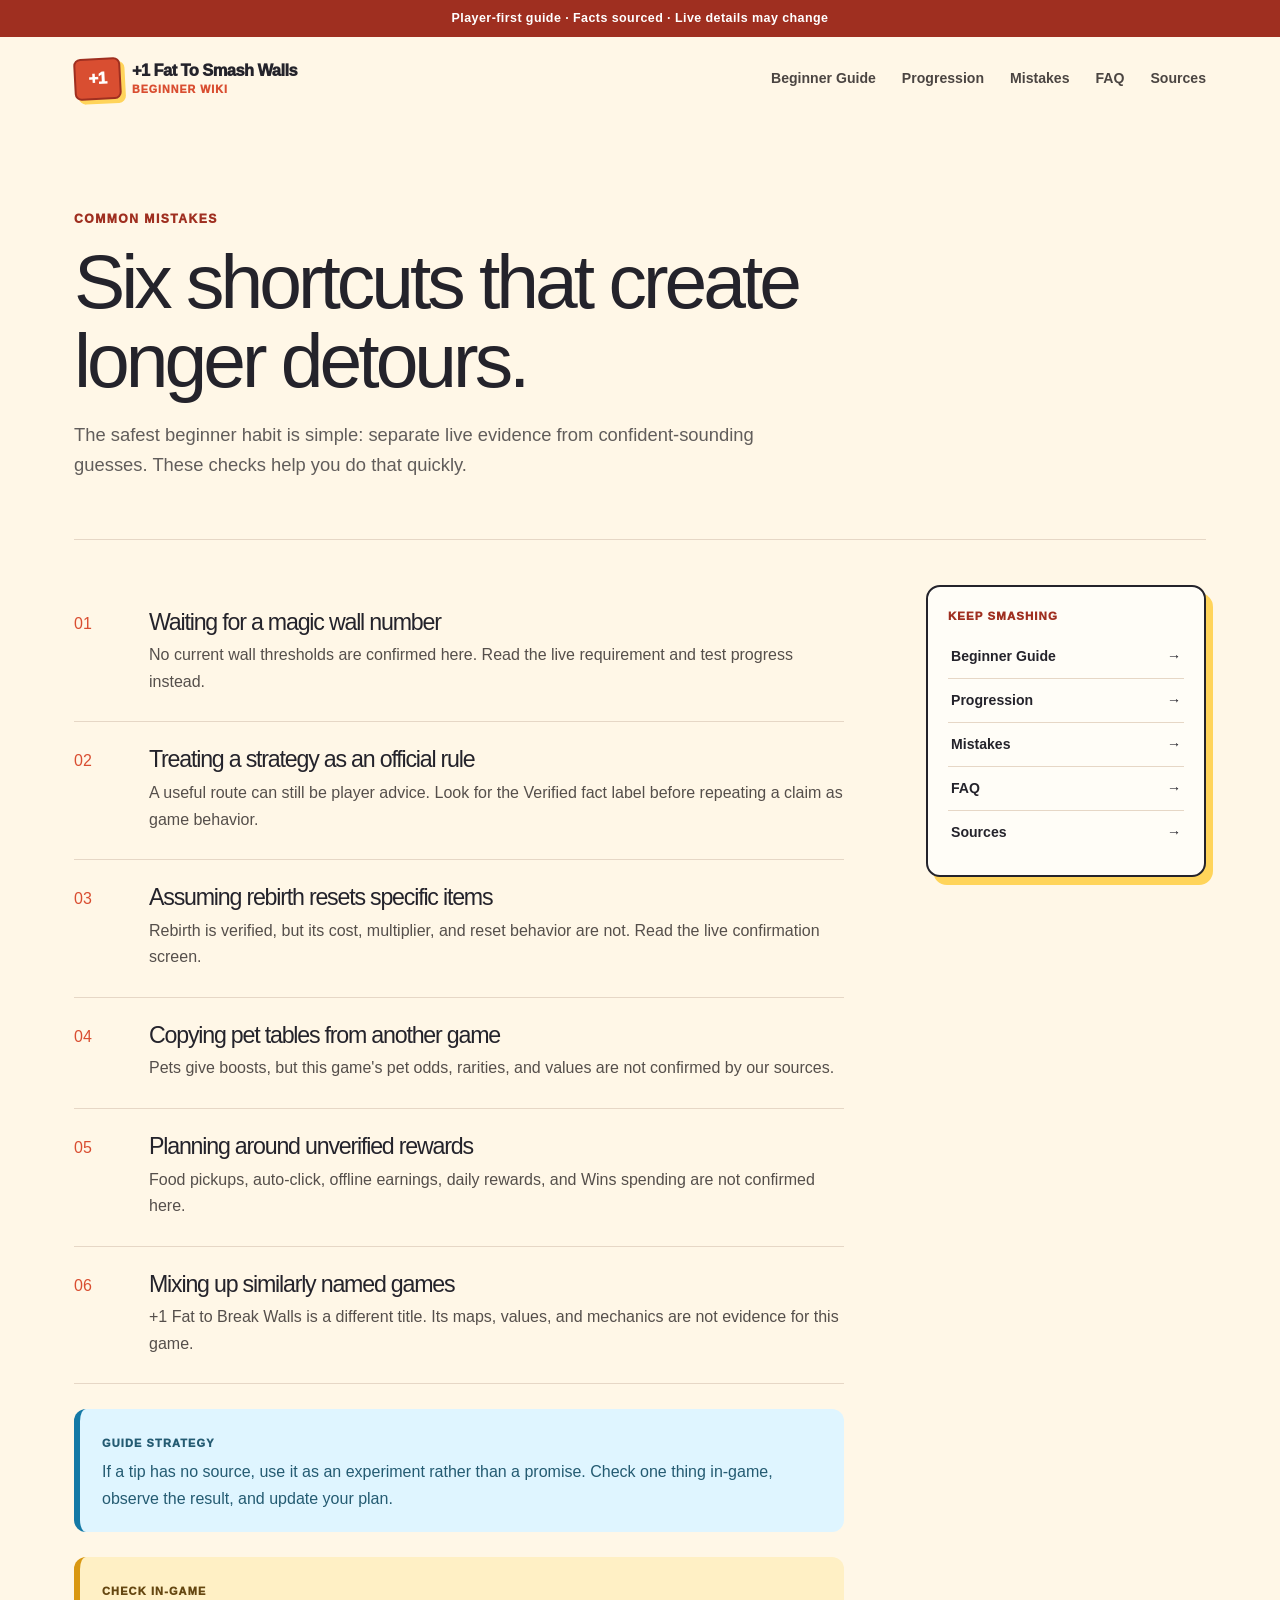
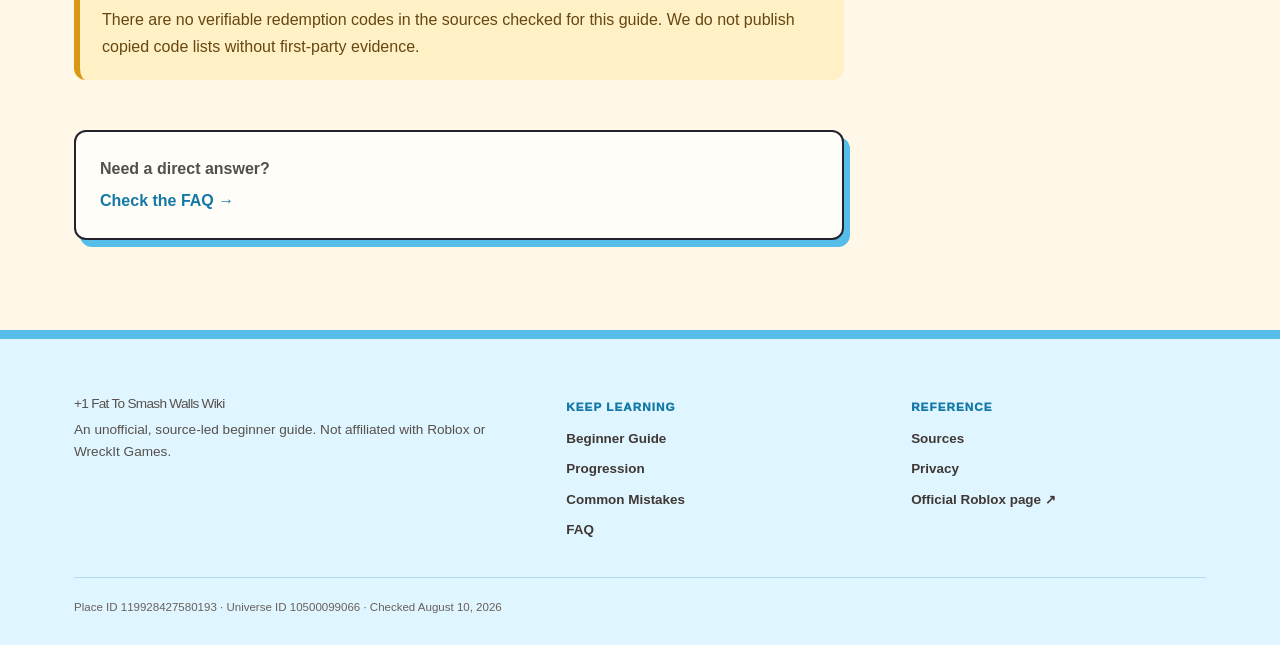
<file: mistakes/index.html>
<!DOCTYPE html><html lang="en"><head><meta charSet="utf-8"/><meta name="viewport" content="width=device-width, initial-scale=1"/><link rel="stylesheet" href="/_next/static/chunks/06zi41z06p6bj.css" data-precedence="next"/><link rel="preload" as="script" fetchPriority="low" href="/_next/static/chunks/0eywkmca_-zu4.js"/><script src="/_next/static/chunks/110_i249ts23r.js" async=""></script><script src="/_next/static/chunks/0j0y4mz~39hjq.js" async=""></script><script src="/_next/static/chunks/16-9g_poa1y5f.js" async=""></script><script src="/_next/static/chunks/turbopack-0xl_99pbn5jy3.js" async=""></script><script src="/_next/static/chunks/0dnkpeyou1bji.js" async=""></script><script src="/_next/static/chunks/110yqreq9kv_-.js" async=""></script><title>Common Beginner Mistakes | +1 Fat To Smash Walls Wiki</title><meta name="description" content="Avoid six common +1 Fat To Smash Walls mistakes without relying on invented mechanics or stale numbers."/><meta name="application-name" content="+1 Fat To Smash Walls Wiki"/><meta name="robots" content="index, follow"/><meta name="category" content="Simulation · Incremental Simulator"/><link rel="canonical" href="https://plus1fattosmashwalls.wiki/mistakes/"/><meta property="og:title" content="Common Beginner Mistakes | +1 Fat To Smash Walls Wiki"/><meta property="og:description" content="Avoid six common +1 Fat To Smash Walls mistakes without relying on invented mechanics or stale numbers."/><meta property="og:url" content="https://plus1fattosmashwalls.wiki/mistakes/"/><meta property="og:site_name" content="+1 Fat To Smash Walls Wiki"/><meta property="og:image" content="https://plus1fattosmashwalls.wiki/og.png"/><meta property="og:image:width" content="1731"/><meta property="og:image:height" content="909"/><meta property="og:image:alt" content="+1 Fat To Smash Walls Beginner Guide"/><meta property="og:type" content="website"/><meta name="twitter:card" content="summary_large_image"/><meta name="twitter:title" content="Common Beginner Mistakes | +1 Fat To Smash Walls Wiki"/><meta name="twitter:description" content="Avoid six common +1 Fat To Smash Walls mistakes without relying on invented mechanics or stale numbers."/><meta name="twitter:image" content="https://plus1fattosmashwalls.wiki/og.png"/><link rel="icon" href="/official-game-icon.png"/><link rel="apple-touch-icon" href="/official-game-icon.png"/><script src="/_next/static/chunks/03~yq9q893hmn.js" noModule=""></script></head><body><div hidden=""><!--$--><!--/$--></div><div class="site-shell"><a class="skip-link" href="#main-content">Skip to main content</a><div class="truth-strip">Player-first guide · Facts sourced · Live details may change</div><header class="site-header"><a class="brand" aria-label="Plus 1 Fat To Smash Walls Wiki home" href="/"><span class="brand-brick" aria-hidden="true">+1</span><span>+1 Fat To Smash Walls<small>Beginner Wiki</small></span></a><nav class="desktop-nav" aria-label="Main navigation"><a href="/how-to-play/">Beginner Guide</a><a href="/progression/">Progression</a><a href="/mistakes/">Mistakes</a><a href="/faq/">FAQ</a><a href="/sources/">Sources</a></nav><details class="mobile-nav"><summary>Menu</summary><nav aria-label="Mobile navigation"><a href="/how-to-play/">Beginner Guide</a><a href="/progression/">Progression</a><a href="/mistakes/">Mistakes</a><a href="/faq/">FAQ</a><a href="/sources/">Sources</a></nav></details></header><main id="main-content"><section class="page-hero"><p class="eyebrow">Common mistakes</p><h1>Six shortcuts that create longer detours.</h1><p>The safest beginner habit is simple: separate live evidence from confident-sounding guesses. These checks help you do that quickly.</p></section><div class="article-layout"><article class="article"><div class="mistake-list"><section><span>01</span><div><h2>Waiting for a magic wall number</h2><p>No current wall thresholds are confirmed here. Read the live requirement and test progress instead.</p></div></section><section><span>02</span><div><h2>Treating a strategy as an official rule</h2><p>A useful route can still be player advice. Look for the Verified fact label before repeating a claim as game behavior.</p></div></section><section><span>03</span><div><h2>Assuming rebirth resets specific items</h2><p>Rebirth is verified, but its cost, multiplier, and reset behavior are not. Read the live confirmation screen.</p></div></section><section><span>04</span><div><h2>Copying pet tables from another game</h2><p>Pets give boosts, but this game&#x27;s pet odds, rarities, and values are not confirmed by our sources.</p></div></section><section><span>05</span><div><h2>Planning around unverified rewards</h2><p>Food pickups, auto-click, offline earnings, daily rewards, and Wins spending are not confirmed here.</p></div></section><section><span>06</span><div><h2>Mixing up similarly named games</h2><p>+1 Fat to Break Walls is a different title. Its maps, values, and mechanics are not evidence for this game.</p></div></section></div><div class="callout strategy-callout"><span>Guide strategy</span><p>If a tip has no source, use it as an experiment rather than a promise. Check one thing in-game, observe the result, and update your plan.</p></div><div class="callout unknown-callout"><span>Check in-game</span><p>There are no verifiable redemption codes in the sources checked for this guide. We do not publish copied code lists without first-party evidence.</p></div><div class="next-guide"><p>Need a direct answer?</p><a href="/faq/">Check the FAQ →</a></div></article><aside class="guide-rail" aria-label="Explore more guides"><p class="rail-label">Keep smashing</p><a href="/how-to-play/">Beginner Guide<span aria-hidden="true">→</span></a><a href="/progression/">Progression<span aria-hidden="true">→</span></a><a href="/mistakes/">Mistakes<span aria-hidden="true">→</span></a><a href="/faq/">FAQ<span aria-hidden="true">→</span></a><a href="/sources/">Sources<span aria-hidden="true">→</span></a></aside></div><!--$--><!--/$--></main><footer class="site-footer"><div class="footer-grid"><div><p class="footer-title">+1 Fat To Smash Walls<!-- --> Wiki</p><p>An unofficial, source-led beginner guide. Not affiliated with Roblox or WreckIt Games.</p></div><div><p class="footer-heading">Keep learning</p><a href="/how-to-play/">Beginner Guide</a><a href="/progression/">Progression</a><a href="/mistakes/">Common Mistakes</a><a href="/faq/">FAQ</a></div><div><p class="footer-heading">Reference</p><a href="/sources/">Sources</a><a href="/privacy/">Privacy</a><a href="https://www.roblox.com/games/119928427580193/1-Fat-To-Smash-Walls" target="_blank" rel="noopener noreferrer">Official Roblox page ↗</a></div></div><p class="footer-fineprint">Place ID <!-- -->119928427580193<!-- --> · Universe ID <!-- -->10500099066<!-- --> · Checked August 10, 2026</p></footer></div><script src="/_next/static/chunks/0eywkmca_-zu4.js" id="_R_" async=""></script><script>(self.__next_f=self.__next_f||[]).push([0])</script><script>self.__next_f.push([1,"1:\"$Sreact.fragment\"\n2:I[82012,[\"/_next/static/chunks/0dnkpeyou1bji.js\",\"/_next/static/chunks/110yqreq9kv_-.js\"],\"\"]\n3:I[64350,[\"/_next/static/chunks/0dnkpeyou1bji.js\",\"/_next/static/chunks/110yqreq9kv_-.js\"],\"default\"]\n4:I[99497,[\"/_next/static/chunks/0dnkpeyou1bji.js\",\"/_next/static/chunks/110yqreq9kv_-.js\"],\"default\"]\nd:I[87166,[\"/_next/static/chunks/0dnkpeyou1bji.js\",\"/_next/static/chunks/110yqreq9kv_-.js\"],\"default\",1]\n:HL[\"/_next/static/chunks/06zi41z06p6bj.css\",\"style\"]\n"])</script><script>self.__next_f.push([1,"0:{\"P\":null,\"c\":[\"\",\"mistakes\",\"\"],\"q\":\"\",\"i\":false,\"f\":[[[\"\",{\"children\":[\"mistakes\",{\"children\":[\"__PAGE__\",{}]}]},\"$undefined\",\"$undefined\",16],[[\"$\",\"$1\",\"c\",{\"children\":[[[\"$\",\"link\",\"0\",{\"rel\":\"stylesheet\",\"href\":\"/_next/static/chunks/06zi41z06p6bj.css\",\"precedence\":\"next\",\"crossOrigin\":\"$undefined\",\"nonce\":\"$undefined\"}],[\"$\",\"script\",\"script-0\",{\"src\":\"/_next/static/chunks/0dnkpeyou1bji.js\",\"async\":true,\"nonce\":\"$undefined\"}],[\"$\",\"script\",\"script-1\",{\"src\":\"/_next/static/chunks/110yqreq9kv_-.js\",\"async\":true,\"nonce\":\"$undefined\"}]],[\"$\",\"html\",null,{\"lang\":\"en\",\"children\":[\"$\",\"body\",null,{\"children\":[\"$\",\"div\",null,{\"className\":\"site-shell\",\"children\":[[\"$\",\"a\",null,{\"className\":\"skip-link\",\"href\":\"#main-content\",\"children\":\"Skip to main content\"}],[\"$\",\"div\",null,{\"className\":\"truth-strip\",\"children\":\"Player-first guide · Facts sourced · Live details may change\"}],[\"$\",\"header\",null,{\"className\":\"site-header\",\"children\":[[\"$\",\"$L2\",null,{\"className\":\"brand\",\"href\":\"/\",\"aria-label\":\"Plus 1 Fat To Smash Walls Wiki home\",\"children\":[[\"$\",\"span\",null,{\"className\":\"brand-brick\",\"aria-hidden\":\"true\",\"children\":\"+1\"}],[\"$\",\"span\",null,{\"children\":[\"+1 Fat To Smash Walls\",[\"$\",\"small\",null,{\"children\":\"Beginner Wiki\"}]]}]]}],[\"$\",\"nav\",null,{\"className\":\"desktop-nav\",\"aria-label\":\"Main navigation\",\"children\":[[\"$\",\"$L2\",\"/how-to-play\",{\"href\":\"/how-to-play\",\"children\":\"Beginner Guide\"}],[\"$\",\"$L2\",\"/progression\",{\"href\":\"/progression\",\"children\":\"Progression\"}],[\"$\",\"$L2\",\"/mistakes\",{\"href\":\"/mistakes\",\"children\":\"Mistakes\"}],[\"$\",\"$L2\",\"/faq\",{\"href\":\"/faq\",\"children\":\"FAQ\"}],[\"$\",\"$L2\",\"/sources\",{\"href\":\"/sources\",\"children\":\"Sources\"}]]}],[\"$\",\"details\",null,{\"className\":\"mobile-nav\",\"children\":[[\"$\",\"summary\",null,{\"children\":\"Menu\"}],[\"$\",\"nav\",null,{\"aria-label\":\"Mobile navigation\",\"children\":[[\"$\",\"$L2\",\"/how-to-play\",{\"href\":\"/how-to-play\",\"children\":\"Beginner Guide\"}],[\"$\",\"$L2\",\"/progression\",{\"href\":\"/progression\",\"children\":\"Progression\"}],[\"$\",\"$L2\",\"/mistakes\",{\"href\":\"/mistakes\",\"children\":\"Mistakes\"}],[\"$\",\"$L2\",\"/faq\",{\"href\":\"/faq\",\"children\":\"FAQ\"}],[\"$\",\"$L2\",\"/sources\",{\"href\":\"/sources\",\"children\":\"Sources\"}]]}]]}]]}],[\"$\",\"main\",null,{\"id\":\"main-content\",\"children\":[\"$\",\"$L3\",null,{\"parallelRouterKey\":\"children\",\"error\":\"$undefined\",\"errorStyles\":\"$undefined\",\"errorScripts\":\"$undefined\",\"template\":[\"$\",\"$L4\",null,{}],\"templateStyles\":\"$undefined\",\"templateScripts\":\"$undefined\",\"notFound\":[[\"$\",\"section\",null,{\"className\":\"not-found\",\"children\":[\"$\",\"div\",null,{\"children\":[[\"$\",\"h1\",null,{\"children\":\"404\"}],[\"$\",\"h2\",null,{\"children\":\"This wall leads nowhere.\"}],[\"$\",\"p\",null,{\"children\":\"The guide may have moved, but your beginner route is still here.\"}],[\"$\",\"$L2\",null,{\"className\":\"primary-button\",\"href\":\"/how-to-play\",\"children\":\"Start the Beginner Guide →\"}]]}]}],[]],\"forbidden\":\"$undefined\",\"unauthorized\":\"$undefined\"}]}],[\"$\",\"footer\",null,{\"className\":\"site-footer\",\"children\":[[\"$\",\"div\",null,{\"className\":\"footer-grid\",\"children\":[[\"$\",\"div\",null,{\"children\":[[\"$\",\"p\",null,{\"className\":\"footer-title\",\"children\":[\"+1 Fat To Smash Walls\",\" Wiki\"]}],[\"$\",\"p\",null,{\"children\":\"An unofficial, source-led beginner guide. Not affiliated with Roblox or WreckIt Games.\"}]]}],[\"$\",\"div\",null,{\"children\":[[\"$\",\"p\",null,{\"className\":\"footer-heading\",\"children\":\"Keep learning\"}],[\"$\",\"$L2\",null,{\"href\":\"/how-to-play\",\"children\":\"Beginner Guide\"}],[\"$\",\"$L2\",null,{\"href\":\"/progression\",\"children\":\"Progression\"}],[\"$\",\"$L2\",null,{\"href\":\"/mistakes\",\"children\":\"Common Mistakes\"}],[\"$\",\"$L2\",null,{\"href\":\"/faq\",\"children\":\"FAQ\"}]]}],[\"$\",\"div\",null,{\"children\":[[\"$\",\"p\",null,{\"className\":\"footer-heading\",\"children\":\"Reference\"}],[\"$\",\"$L2\",null,{\"href\":\"/sources\",\"children\":\"Sources\"}],[\"$\",\"$L2\",null,{\"href\":\"/privacy\",\"children\":\"Privacy\"}],[\"$\",\"a\",null,{\"href\":\"https://www.roblox.com/games/119928427580193/1-Fat-To-Smash-Walls\",\"target\":\"_blank\",\"rel\":\"noopener noreferrer\",\"children\":\"Official Roblox page ↗\"}]]}]]}],[\"$\",\"p\",null,{\"className\":\"footer-fineprint\",\"children\":[\"Place ID \",\"119928427580193\",\" · Universe ID \",\"10500099066\",\" · Checked August 10, 2026\"]}]]}]]}]}]}]]}],{\"children\":[[\"$\",\"$1\",\"c\",{\"children\":[null,[\"$\",\"$L3\",null,{\"parallelRouterKey\":\"children\",\"error\":\"$undefined\",\"errorStyles\":\"$undefined\",\"errorScripts\":\"$undefined\",\"template\":[\"$\",\"$L4\",null,{}],\"templateStyles\":\"$undefined\",\"templateScripts\":\"$undefined\",\"notFound\":\"$undefined\",\"forbidden\":\"$undefined\",\"unauthorized\":\"$undefined\"}]]}],{\"children\":[[\"$\",\"$1\",\"c\",{\"children\":[[[\"$\",\"section\",null,{\"className\":\"page-hero\",\"children\":[[\"$\",\"p\",null,{\"className\":\"eyebrow\",\"children\":\"Common mistakes\"}],[\"$\",\"h1\",null,{\"children\":\"Six shortcuts that create longer detours.\"}],[\"$\",\"p\",null,{\"children\":\"The safest beginner habit is simple: separate live evidence from confident-sounding guesses. These checks help you do that quickly.\"}]]}],[\"$\",\"div\",null,{\"className\":\"article-layout\",\"children\":[[\"$\",\"article\",null,{\"className\":\"article\",\"children\":[\"$L5\",\"$L6\",\"$L7\",\"$L8\"]}],\"$L9\"]}]],null,\"$La\"]}],{},null,false,null]},null,false,\"$@b\"]},null,false,null],\"$Lc\",false]],\"m\":\"$undefined\",\"G\":[\"$d\",[\"$Le\"]],\"S\":true,\"h\":null,\"s\":\"$undefined\",\"l\":\"$undefined\",\"p\":\"$undefined\",\"d\":\"$undefined\",\"b\":\"n7OTicr4XJR-jWkwtKCBJ\"}\n"])</script><script>self.__next_f.push([1,"f:I[3944,[\"/_next/static/chunks/0dnkpeyou1bji.js\",\"/_next/static/chunks/110yqreq9kv_-.js\"],\"OutletBoundary\"]\n10:\"$Sreact.suspense\"\n13:I[3944,[\"/_next/static/chunks/0dnkpeyou1bji.js\",\"/_next/static/chunks/110yqreq9kv_-.js\"],\"ViewportBoundary\"]\n15:I[3944,[\"/_next/static/chunks/0dnkpeyou1bji.js\",\"/_next/static/chunks/110yqreq9kv_-.js\"],\"MetadataBoundary\"]\n"])</script><script>self.__next_f.push([1,"5:[\"$\",\"div\",null,{\"className\":\"mistake-list\",\"children\":[[\"$\",\"section\",\"Waiting for a magic wall number\",{\"children\":[[\"$\",\"span\",null,{\"children\":\"01\"}],[\"$\",\"div\",null,{\"children\":[[\"$\",\"h2\",null,{\"children\":\"Waiting for a magic wall number\"}],[\"$\",\"p\",null,{\"children\":\"No current wall thresholds are confirmed here. Read the live requirement and test progress instead.\"}]]}]]}],[\"$\",\"section\",\"Treating a strategy as an official rule\",{\"children\":[[\"$\",\"span\",null,{\"children\":\"02\"}],[\"$\",\"div\",null,{\"children\":[[\"$\",\"h2\",null,{\"children\":\"Treating a strategy as an official rule\"}],[\"$\",\"p\",null,{\"children\":\"A useful route can still be player advice. Look for the Verified fact label before repeating a claim as game behavior.\"}]]}]]}],[\"$\",\"section\",\"Assuming rebirth resets specific items\",{\"children\":[[\"$\",\"span\",null,{\"children\":\"03\"}],[\"$\",\"div\",null,{\"children\":[[\"$\",\"h2\",null,{\"children\":\"Assuming rebirth resets specific items\"}],[\"$\",\"p\",null,{\"children\":\"Rebirth is verified, but its cost, multiplier, and reset behavior are not. Read the live confirmation screen.\"}]]}]]}],[\"$\",\"section\",\"Copying pet tables from another game\",{\"children\":[[\"$\",\"span\",null,{\"children\":\"04\"}],[\"$\",\"div\",null,{\"children\":[[\"$\",\"h2\",null,{\"children\":\"Copying pet tables from another game\"}],[\"$\",\"p\",null,{\"children\":\"Pets give boosts, but this game's pet odds, rarities, and values are not confirmed by our sources.\"}]]}]]}],[\"$\",\"section\",\"Planning around unverified rewards\",{\"children\":[[\"$\",\"span\",null,{\"children\":\"05\"}],[\"$\",\"div\",null,{\"children\":[[\"$\",\"h2\",null,{\"children\":\"Planning around unverified rewards\"}],[\"$\",\"p\",null,{\"children\":\"Food pickups, auto-click, offline earnings, daily rewards, and Wins spending are not confirmed here.\"}]]}]]}],[\"$\",\"section\",\"Mixing up similarly named games\",{\"children\":[[\"$\",\"span\",null,{\"children\":\"06\"}],[\"$\",\"div\",null,{\"children\":[[\"$\",\"h2\",null,{\"children\":\"Mixing up similarly named games\"}],[\"$\",\"p\",null,{\"children\":\"+1 Fat to Break Walls is a different title. Its maps, values, and mechanics are not evidence for this game.\"}]]}]]}]]}]\n"])</script><script>self.__next_f.push([1,"6:[\"$\",\"div\",null,{\"className\":\"callout strategy-callout\",\"children\":[[\"$\",\"span\",null,{\"children\":\"Guide strategy\"}],[\"$\",\"p\",null,{\"children\":\"If a tip has no source, use it as an experiment rather than a promise. Check one thing in-game, observe the result, and update your plan.\"}]]}]\n7:[\"$\",\"div\",null,{\"className\":\"callout unknown-callout\",\"children\":[[\"$\",\"span\",null,{\"children\":\"Check in-game\"}],[\"$\",\"p\",null,{\"children\":\"There are no verifiable redemption codes in the sources checked for this guide. We do not publish copied code lists without first-party evidence.\"}]]}]\n8:[\"$\",\"div\",null,{\"className\":\"next-guide\",\"children\":[[\"$\",\"p\",null,{\"children\":\"Need a direct answer?\"}],[\"$\",\"$L2\",null,{\"href\":\"/faq\",\"children\":\"Check the FAQ →\"}]]}]\n9:[\"$\",\"aside\",null,{\"className\":\"guide-rail\",\"aria-label\":\"Explore more guides\",\"children\":[[\"$\",\"p\",null,{\"className\":\"rail-label\",\"children\":\"Keep smashing\"}],[[\"$\",\"$L2\",\"/how-to-play\",{\"href\":\"/how-to-play\",\"children\":[\"Beginner Guide\",[\"$\",\"span\",null,{\"aria-hidden\":\"true\",\"children\":\"→\"}]]}],[\"$\",\"$L2\",\"/progression\",{\"href\":\"/progression\",\"children\":[\"Progression\",[\"$\",\"span\",null,{\"aria-hidden\":\"true\",\"children\":\"→\"}]]}],[\"$\",\"$L2\",\"/mistakes\",{\"href\":\"/mistakes\",\"children\":[\"Mistakes\",[\"$\",\"span\",null,{\"aria-hidden\":\"true\",\"children\":\"→\"}]]}],[\"$\",\"$L2\",\"/faq\",{\"href\":\"/faq\",\"children\":[\"FAQ\",[\"$\",\"span\",null,{\"aria-hidden\":\"true\",\"children\":\"→\"}]]}],[\"$\",\"$L2\",\"/sources\",{\"href\":\"/sources\",\"children\":[\"Sources\",[\"$\",\"span\",null,{\"aria-hidden\":\"true\",\"children\":\"→\"}]]}]]]}]\na:[\"$\",\"$Lf\",null,{\"children\":[\"$\",\"$10\",null,{\"name\":\"Next.MetadataOutlet\",\"children\":\"$@11\"}]}]\n12:[]\nb:\"$W12\"\nc:[\"$\",\"$1\",\"h\",{\"children\":[null,[\"$\",\"$L13\",null,{\"children\":\"$L14\"}],[\"$\",\"div\",null,{\"hidden\":true,\"children\":[\"$\",\"$L15\",null,{\"children\":[\"$\",\"$10\",null,{\"name\":\"Next.Metadata\",\"children\":\"$L16\"}]}]}],null]}]\ne:[\"$\",\"link\",\"0\",{\"rel\":\"stylesheet\",\"href\":\"/_next/static/chunks/06zi41z06p6bj.css\",\"precedence\":\"next\",\"crossOrigin\":\"$undefined\",\"nonce\":\"$undefined\"}]\n"])</script><script>self.__next_f.push([1,"14:[[\"$\",\"meta\",\"0\",{\"charSet\":\"utf-8\"}],[\"$\",\"meta\",\"1\",{\"name\":\"viewport\",\"content\":\"width=device-width, initial-scale=1\"}]]\n"])</script><script>self.__next_f.push([1,"17:I[78363,[\"/_next/static/chunks/0dnkpeyou1bji.js\",\"/_next/static/chunks/110yqreq9kv_-.js\"],\"IconMark\"]\n11:null\n"])</script><script>self.__next_f.push([1,"16:[[\"$\",\"title\",\"0\",{\"children\":\"Common Beginner Mistakes | +1 Fat To Smash Walls Wiki\"}],[\"$\",\"meta\",\"1\",{\"name\":\"description\",\"content\":\"Avoid six common +1 Fat To Smash Walls mistakes without relying on invented mechanics or stale numbers.\"}],[\"$\",\"meta\",\"2\",{\"name\":\"application-name\",\"content\":\"+1 Fat To Smash Walls Wiki\"}],[\"$\",\"meta\",\"3\",{\"name\":\"robots\",\"content\":\"index, follow\"}],[\"$\",\"meta\",\"4\",{\"name\":\"category\",\"content\":\"Simulation · Incremental Simulator\"}],[\"$\",\"link\",\"5\",{\"rel\":\"canonical\",\"href\":\"https://plus1fattosmashwalls.wiki/mistakes/\"}],[\"$\",\"meta\",\"6\",{\"property\":\"og:title\",\"content\":\"Common Beginner Mistakes | +1 Fat To Smash Walls Wiki\"}],[\"$\",\"meta\",\"7\",{\"property\":\"og:description\",\"content\":\"Avoid six common +1 Fat To Smash Walls mistakes without relying on invented mechanics or stale numbers.\"}],[\"$\",\"meta\",\"8\",{\"property\":\"og:url\",\"content\":\"https://plus1fattosmashwalls.wiki/mistakes/\"}],[\"$\",\"meta\",\"9\",{\"property\":\"og:site_name\",\"content\":\"+1 Fat To Smash Walls Wiki\"}],[\"$\",\"meta\",\"10\",{\"property\":\"og:image\",\"content\":\"https://plus1fattosmashwalls.wiki/og.png\"}],[\"$\",\"meta\",\"11\",{\"property\":\"og:image:width\",\"content\":\"1731\"}],[\"$\",\"meta\",\"12\",{\"property\":\"og:image:height\",\"content\":\"909\"}],[\"$\",\"meta\",\"13\",{\"property\":\"og:image:alt\",\"content\":\"+1 Fat To Smash Walls Beginner Guide\"}],[\"$\",\"meta\",\"14\",{\"property\":\"og:type\",\"content\":\"website\"}],[\"$\",\"meta\",\"15\",{\"name\":\"twitter:card\",\"content\":\"summary_large_image\"}],[\"$\",\"meta\",\"16\",{\"name\":\"twitter:title\",\"content\":\"Common Beginner Mistakes | +1 Fat To Smash Walls Wiki\"}],[\"$\",\"meta\",\"17\",{\"name\":\"twitter:description\",\"content\":\"Avoid six common +1 Fat To Smash Walls mistakes without relying on invented mechanics or stale numbers.\"}],[\"$\",\"meta\",\"18\",{\"name\":\"twitter:image\",\"content\":\"https://plus1fattosmashwalls.wiki/og.png\"}],[\"$\",\"link\",\"19\",{\"rel\":\"icon\",\"href\":\"/official-game-icon.png\"}],[\"$\",\"link\",\"20\",{\"rel\":\"apple-touch-icon\",\"href\":\"/official-game-icon.png\"}],[\"$\",\"$L17\",\"21\",{}]]\n"])</script>  <!-- adsterra-code-handoff:artifact-runtime:start -->
  <script type="module" src="/adsterra/runtime.js" data-adsterra-artifact-runtime data-global-fallback="true"></script>
  <!-- adsterra-code-handoff:artifact-runtime:end -->
</body></html>
</file>
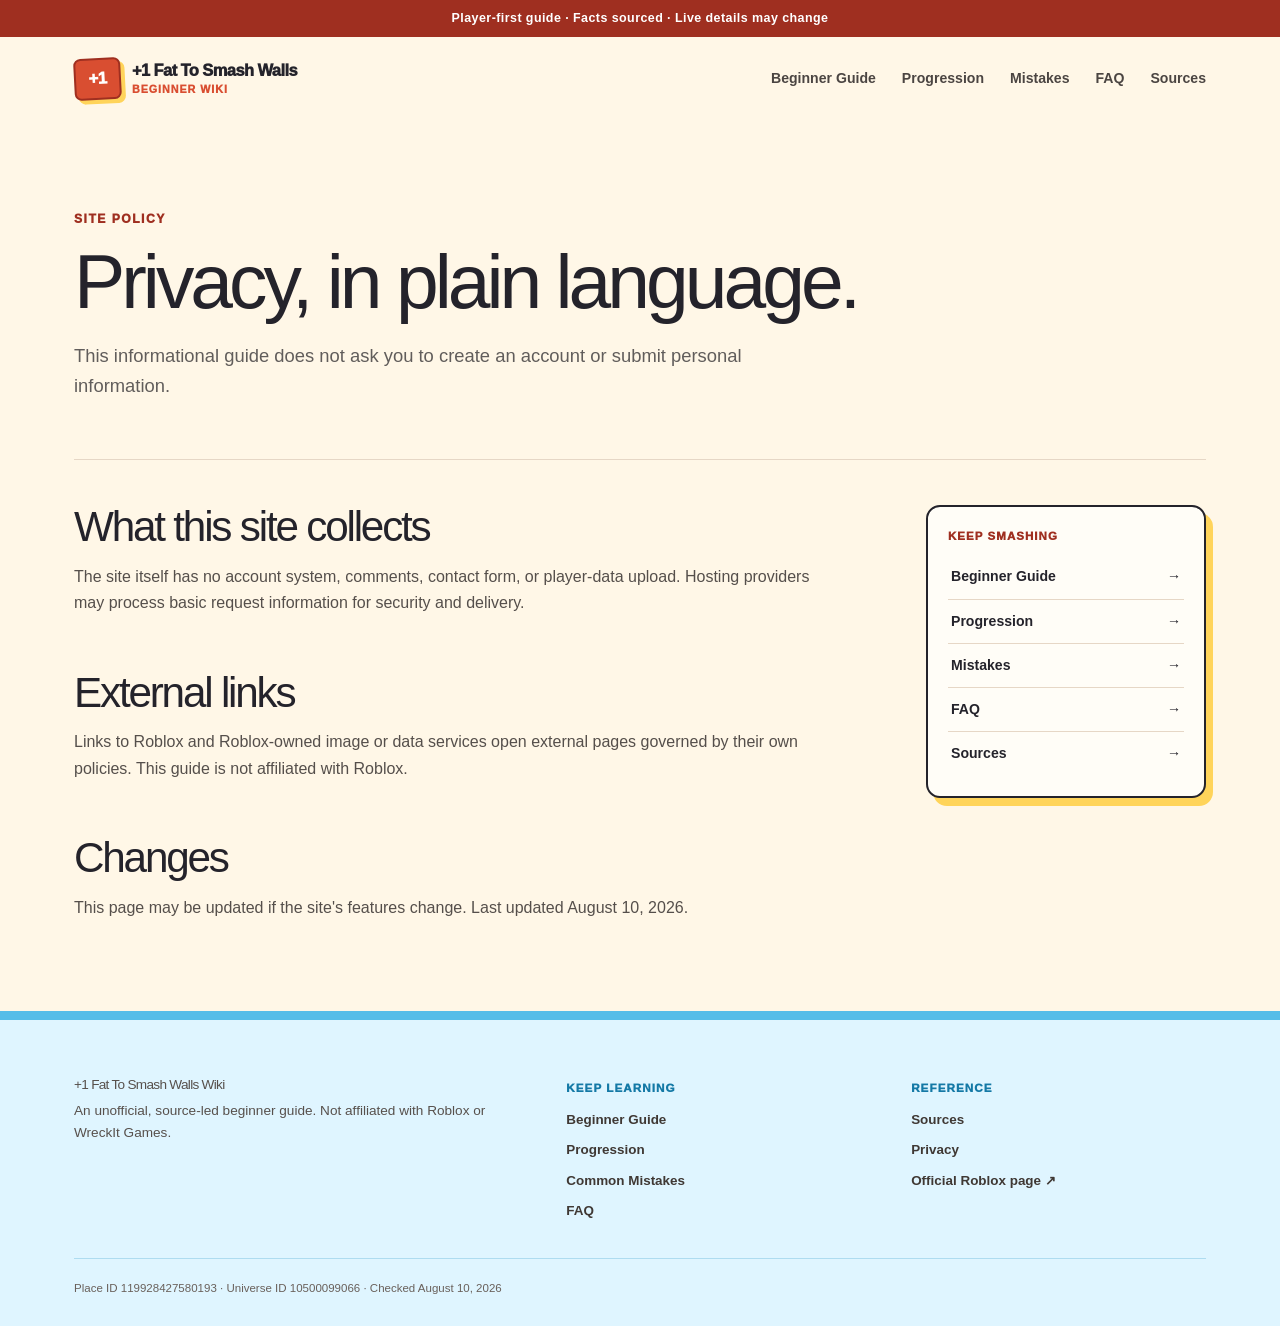
<file: privacy/index.html>
<!DOCTYPE html><html lang="en"><head><meta charSet="utf-8"/><meta name="viewport" content="width=device-width, initial-scale=1"/><link rel="stylesheet" href="/_next/static/chunks/06zi41z06p6bj.css" data-precedence="next"/><link rel="preload" as="script" fetchPriority="low" href="/_next/static/chunks/0eywkmca_-zu4.js"/><script src="/_next/static/chunks/110_i249ts23r.js" async=""></script><script src="/_next/static/chunks/0j0y4mz~39hjq.js" async=""></script><script src="/_next/static/chunks/16-9g_poa1y5f.js" async=""></script><script src="/_next/static/chunks/turbopack-0xl_99pbn5jy3.js" async=""></script><script src="/_next/static/chunks/0dnkpeyou1bji.js" async=""></script><script src="/_next/static/chunks/110yqreq9kv_-.js" async=""></script><title>Privacy | +1 Fat To Smash Walls Wiki</title><meta name="description" content="Privacy information for the +1 Fat To Smash Walls Wiki."/><meta name="application-name" content="+1 Fat To Smash Walls Wiki"/><meta name="robots" content="index, follow"/><meta name="category" content="Simulation · Incremental Simulator"/><link rel="canonical" href="https://plus1fattosmashwalls.wiki/privacy/"/><meta property="og:title" content="Privacy | +1 Fat To Smash Walls Wiki"/><meta property="og:description" content="Privacy information for the +1 Fat To Smash Walls Wiki."/><meta property="og:url" content="https://plus1fattosmashwalls.wiki/privacy/"/><meta property="og:site_name" content="+1 Fat To Smash Walls Wiki"/><meta property="og:image" content="https://plus1fattosmashwalls.wiki/og.png"/><meta property="og:image:width" content="1731"/><meta property="og:image:height" content="909"/><meta property="og:image:alt" content="+1 Fat To Smash Walls Beginner Guide"/><meta property="og:type" content="website"/><meta name="twitter:card" content="summary_large_image"/><meta name="twitter:title" content="Privacy | +1 Fat To Smash Walls Wiki"/><meta name="twitter:description" content="Privacy information for the +1 Fat To Smash Walls Wiki."/><meta name="twitter:image" content="https://plus1fattosmashwalls.wiki/og.png"/><link rel="icon" href="/official-game-icon.png"/><link rel="apple-touch-icon" href="/official-game-icon.png"/><script src="/_next/static/chunks/03~yq9q893hmn.js" noModule=""></script></head><body><div hidden=""><!--$--><!--/$--></div><div class="site-shell"><a class="skip-link" href="#main-content">Skip to main content</a><div class="truth-strip">Player-first guide · Facts sourced · Live details may change</div><header class="site-header"><a class="brand" aria-label="Plus 1 Fat To Smash Walls Wiki home" href="/"><span class="brand-brick" aria-hidden="true">+1</span><span>+1 Fat To Smash Walls<small>Beginner Wiki</small></span></a><nav class="desktop-nav" aria-label="Main navigation"><a href="/how-to-play/">Beginner Guide</a><a href="/progression/">Progression</a><a href="/mistakes/">Mistakes</a><a href="/faq/">FAQ</a><a href="/sources/">Sources</a></nav><details class="mobile-nav"><summary>Menu</summary><nav aria-label="Mobile navigation"><a href="/how-to-play/">Beginner Guide</a><a href="/progression/">Progression</a><a href="/mistakes/">Mistakes</a><a href="/faq/">FAQ</a><a href="/sources/">Sources</a></nav></details></header><main id="main-content"><section class="page-hero"><p class="eyebrow">Site policy</p><h1>Privacy, in plain language.</h1><p>This informational guide does not ask you to create an account or submit personal information.</p></section><div class="article-layout"><article class="article"><h2>What this site collects</h2><p>The site itself has no account system, comments, contact form, or player-data upload. Hosting providers may process basic request information for security and delivery.</p><h2>External links</h2><p>Links to Roblox and Roblox-owned image or data services open external pages governed by their own policies. This guide is not affiliated with Roblox.</p><h2>Changes</h2><p>This page may be updated if the site&#x27;s features change. Last updated August 10, 2026.</p></article><aside class="guide-rail" aria-label="Explore more guides"><p class="rail-label">Keep smashing</p><a href="/how-to-play/">Beginner Guide<span aria-hidden="true">→</span></a><a href="/progression/">Progression<span aria-hidden="true">→</span></a><a href="/mistakes/">Mistakes<span aria-hidden="true">→</span></a><a href="/faq/">FAQ<span aria-hidden="true">→</span></a><a href="/sources/">Sources<span aria-hidden="true">→</span></a></aside></div><!--$--><!--/$--></main><footer class="site-footer"><div class="footer-grid"><div><p class="footer-title">+1 Fat To Smash Walls<!-- --> Wiki</p><p>An unofficial, source-led beginner guide. Not affiliated with Roblox or WreckIt Games.</p></div><div><p class="footer-heading">Keep learning</p><a href="/how-to-play/">Beginner Guide</a><a href="/progression/">Progression</a><a href="/mistakes/">Common Mistakes</a><a href="/faq/">FAQ</a></div><div><p class="footer-heading">Reference</p><a href="/sources/">Sources</a><a href="/privacy/">Privacy</a><a href="https://www.roblox.com/games/119928427580193/1-Fat-To-Smash-Walls" target="_blank" rel="noopener noreferrer">Official Roblox page ↗</a></div></div><p class="footer-fineprint">Place ID <!-- -->119928427580193<!-- --> · Universe ID <!-- -->10500099066<!-- --> · Checked August 10, 2026</p></footer></div><script src="/_next/static/chunks/0eywkmca_-zu4.js" id="_R_" async=""></script><script>(self.__next_f=self.__next_f||[]).push([0])</script><script>self.__next_f.push([1,"1:\"$Sreact.fragment\"\n2:I[82012,[\"/_next/static/chunks/0dnkpeyou1bji.js\",\"/_next/static/chunks/110yqreq9kv_-.js\"],\"\"]\n3:I[64350,[\"/_next/static/chunks/0dnkpeyou1bji.js\",\"/_next/static/chunks/110yqreq9kv_-.js\"],\"default\"]\n4:I[99497,[\"/_next/static/chunks/0dnkpeyou1bji.js\",\"/_next/static/chunks/110yqreq9kv_-.js\"],\"default\"]\nd:I[87166,[\"/_next/static/chunks/0dnkpeyou1bji.js\",\"/_next/static/chunks/110yqreq9kv_-.js\"],\"default\",1]\n:HL[\"/_next/static/chunks/06zi41z06p6bj.css\",\"style\"]\n"])</script><script>self.__next_f.push([1,"0:{\"P\":null,\"c\":[\"\",\"privacy\",\"\"],\"q\":\"\",\"i\":false,\"f\":[[[\"\",{\"children\":[\"privacy\",{\"children\":[\"__PAGE__\",{}]}]},\"$undefined\",\"$undefined\",16],[[\"$\",\"$1\",\"c\",{\"children\":[[[\"$\",\"link\",\"0\",{\"rel\":\"stylesheet\",\"href\":\"/_next/static/chunks/06zi41z06p6bj.css\",\"precedence\":\"next\",\"crossOrigin\":\"$undefined\",\"nonce\":\"$undefined\"}],[\"$\",\"script\",\"script-0\",{\"src\":\"/_next/static/chunks/0dnkpeyou1bji.js\",\"async\":true,\"nonce\":\"$undefined\"}],[\"$\",\"script\",\"script-1\",{\"src\":\"/_next/static/chunks/110yqreq9kv_-.js\",\"async\":true,\"nonce\":\"$undefined\"}]],[\"$\",\"html\",null,{\"lang\":\"en\",\"children\":[\"$\",\"body\",null,{\"children\":[\"$\",\"div\",null,{\"className\":\"site-shell\",\"children\":[[\"$\",\"a\",null,{\"className\":\"skip-link\",\"href\":\"#main-content\",\"children\":\"Skip to main content\"}],[\"$\",\"div\",null,{\"className\":\"truth-strip\",\"children\":\"Player-first guide · Facts sourced · Live details may change\"}],[\"$\",\"header\",null,{\"className\":\"site-header\",\"children\":[[\"$\",\"$L2\",null,{\"className\":\"brand\",\"href\":\"/\",\"aria-label\":\"Plus 1 Fat To Smash Walls Wiki home\",\"children\":[[\"$\",\"span\",null,{\"className\":\"brand-brick\",\"aria-hidden\":\"true\",\"children\":\"+1\"}],[\"$\",\"span\",null,{\"children\":[\"+1 Fat To Smash Walls\",[\"$\",\"small\",null,{\"children\":\"Beginner Wiki\"}]]}]]}],[\"$\",\"nav\",null,{\"className\":\"desktop-nav\",\"aria-label\":\"Main navigation\",\"children\":[[\"$\",\"$L2\",\"/how-to-play\",{\"href\":\"/how-to-play\",\"children\":\"Beginner Guide\"}],[\"$\",\"$L2\",\"/progression\",{\"href\":\"/progression\",\"children\":\"Progression\"}],[\"$\",\"$L2\",\"/mistakes\",{\"href\":\"/mistakes\",\"children\":\"Mistakes\"}],[\"$\",\"$L2\",\"/faq\",{\"href\":\"/faq\",\"children\":\"FAQ\"}],[\"$\",\"$L2\",\"/sources\",{\"href\":\"/sources\",\"children\":\"Sources\"}]]}],[\"$\",\"details\",null,{\"className\":\"mobile-nav\",\"children\":[[\"$\",\"summary\",null,{\"children\":\"Menu\"}],[\"$\",\"nav\",null,{\"aria-label\":\"Mobile navigation\",\"children\":[[\"$\",\"$L2\",\"/how-to-play\",{\"href\":\"/how-to-play\",\"children\":\"Beginner Guide\"}],[\"$\",\"$L2\",\"/progression\",{\"href\":\"/progression\",\"children\":\"Progression\"}],[\"$\",\"$L2\",\"/mistakes\",{\"href\":\"/mistakes\",\"children\":\"Mistakes\"}],[\"$\",\"$L2\",\"/faq\",{\"href\":\"/faq\",\"children\":\"FAQ\"}],[\"$\",\"$L2\",\"/sources\",{\"href\":\"/sources\",\"children\":\"Sources\"}]]}]]}]]}],[\"$\",\"main\",null,{\"id\":\"main-content\",\"children\":[\"$\",\"$L3\",null,{\"parallelRouterKey\":\"children\",\"error\":\"$undefined\",\"errorStyles\":\"$undefined\",\"errorScripts\":\"$undefined\",\"template\":[\"$\",\"$L4\",null,{}],\"templateStyles\":\"$undefined\",\"templateScripts\":\"$undefined\",\"notFound\":[[\"$\",\"section\",null,{\"className\":\"not-found\",\"children\":[\"$\",\"div\",null,{\"children\":[[\"$\",\"h1\",null,{\"children\":\"404\"}],[\"$\",\"h2\",null,{\"children\":\"This wall leads nowhere.\"}],[\"$\",\"p\",null,{\"children\":\"The guide may have moved, but your beginner route is still here.\"}],[\"$\",\"$L2\",null,{\"className\":\"primary-button\",\"href\":\"/how-to-play\",\"children\":\"Start the Beginner Guide →\"}]]}]}],[]],\"forbidden\":\"$undefined\",\"unauthorized\":\"$undefined\"}]}],[\"$\",\"footer\",null,{\"className\":\"site-footer\",\"children\":[[\"$\",\"div\",null,{\"className\":\"footer-grid\",\"children\":[[\"$\",\"div\",null,{\"children\":[[\"$\",\"p\",null,{\"className\":\"footer-title\",\"children\":[\"+1 Fat To Smash Walls\",\" Wiki\"]}],[\"$\",\"p\",null,{\"children\":\"An unofficial, source-led beginner guide. Not affiliated with Roblox or WreckIt Games.\"}]]}],[\"$\",\"div\",null,{\"children\":[[\"$\",\"p\",null,{\"className\":\"footer-heading\",\"children\":\"Keep learning\"}],[\"$\",\"$L2\",null,{\"href\":\"/how-to-play\",\"children\":\"Beginner Guide\"}],[\"$\",\"$L2\",null,{\"href\":\"/progression\",\"children\":\"Progression\"}],[\"$\",\"$L2\",null,{\"href\":\"/mistakes\",\"children\":\"Common Mistakes\"}],[\"$\",\"$L2\",null,{\"href\":\"/faq\",\"children\":\"FAQ\"}]]}],[\"$\",\"div\",null,{\"children\":[[\"$\",\"p\",null,{\"className\":\"footer-heading\",\"children\":\"Reference\"}],[\"$\",\"$L2\",null,{\"href\":\"/sources\",\"children\":\"Sources\"}],[\"$\",\"$L2\",null,{\"href\":\"/privacy\",\"children\":\"Privacy\"}],[\"$\",\"a\",null,{\"href\":\"https://www.roblox.com/games/119928427580193/1-Fat-To-Smash-Walls\",\"target\":\"_blank\",\"rel\":\"noopener noreferrer\",\"children\":\"Official Roblox page ↗\"}]]}]]}],[\"$\",\"p\",null,{\"className\":\"footer-fineprint\",\"children\":[\"Place ID \",\"119928427580193\",\" · Universe ID \",\"10500099066\",\" · Checked August 10, 2026\"]}]]}]]}]}]}]]}],{\"children\":[[\"$\",\"$1\",\"c\",{\"children\":[null,[\"$\",\"$L3\",null,{\"parallelRouterKey\":\"children\",\"error\":\"$undefined\",\"errorStyles\":\"$undefined\",\"errorScripts\":\"$undefined\",\"template\":[\"$\",\"$L4\",null,{}],\"templateStyles\":\"$undefined\",\"templateScripts\":\"$undefined\",\"notFound\":\"$undefined\",\"forbidden\":\"$undefined\",\"unauthorized\":\"$undefined\"}]]}],{\"children\":[[\"$\",\"$1\",\"c\",{\"children\":[[[\"$\",\"section\",null,{\"className\":\"page-hero\",\"children\":[[\"$\",\"p\",null,{\"className\":\"eyebrow\",\"children\":\"Site policy\"}],[\"$\",\"h1\",null,{\"children\":\"Privacy, in plain language.\"}],[\"$\",\"p\",null,{\"children\":\"This informational guide does not ask you to create an account or submit personal information.\"}]]}],[\"$\",\"div\",null,{\"className\":\"article-layout\",\"children\":[[\"$\",\"article\",null,{\"className\":\"article\",\"children\":[[\"$\",\"h2\",null,{\"children\":\"What this site collects\"}],[\"$\",\"p\",null,{\"children\":\"The site itself has no account system, comments, contact form, or player-data upload. Hosting providers may process basic request information for security and delivery.\"}],\"$L5\",\"$L6\",\"$L7\",\"$L8\"]}],\"$L9\"]}]],null,\"$La\"]}],{},null,false,null]},null,false,\"$@b\"]},null,false,null],\"$Lc\",false]],\"m\":\"$undefined\",\"G\":[\"$d\",[\"$Le\"]],\"S\":true,\"h\":null,\"s\":\"$undefined\",\"l\":\"$undefined\",\"p\":\"$undefined\",\"d\":\"$undefined\",\"b\":\"n7OTicr4XJR-jWkwtKCBJ\"}\n"])</script><script>self.__next_f.push([1,"f:I[3944,[\"/_next/static/chunks/0dnkpeyou1bji.js\",\"/_next/static/chunks/110yqreq9kv_-.js\"],\"OutletBoundary\"]\n10:\"$Sreact.suspense\"\n13:I[3944,[\"/_next/static/chunks/0dnkpeyou1bji.js\",\"/_next/static/chunks/110yqreq9kv_-.js\"],\"ViewportBoundary\"]\n15:I[3944,[\"/_next/static/chunks/0dnkpeyou1bji.js\",\"/_next/static/chunks/110yqreq9kv_-.js\"],\"MetadataBoundary\"]\n5:[\"$\",\"h2\",null,{\"children\":\"External links\"}]\n6:[\"$\",\"p\",null,{\"children\":\"Links to Roblox and Roblox-owned image or data services open external pages governed by their own policies. This guide is not affiliated with Roblox.\"}]\n7:[\"$\",\"h2\",null,{\"children\":\"Changes\"}]\n8:[\"$\",\"p\",null,{\"children\":\"This page may be updated if the site's features change. Last updated August 10, 2026.\"}]\n9:[\"$\",\"aside\",null,{\"className\":\"guide-rail\",\"aria-label\":\"Explore more guides\",\"children\":[[\"$\",\"p\",null,{\"className\":\"rail-label\",\"children\":\"Keep smashing\"}],[[\"$\",\"$L2\",\"/how-to-play\",{\"href\":\"/how-to-play\",\"children\":[\"Beginner Guide\",[\"$\",\"span\",null,{\"aria-hidden\":\"true\",\"children\":\"→\"}]]}],[\"$\",\"$L2\",\"/progression\",{\"href\":\"/progression\",\"children\":[\"Progression\",[\"$\",\"span\",null,{\"aria-hidden\":\"true\",\"children\":\"→\"}]]}],[\"$\",\"$L2\",\"/mistakes\",{\"href\":\"/mistakes\",\"children\":[\"Mistakes\",[\"$\",\"span\",null,{\"aria-hidden\":\"true\",\"children\":\"→\"}]]}],[\"$\",\"$L2\",\"/faq\",{\"href\":\"/faq\",\"children\":[\"FAQ\",[\"$\",\"span\",null,{\"aria-hidden\":\"true\",\"children\":\"→\"}]]}],[\"$\",\"$L2\",\"/sources\",{\"href\":\"/sources\",\"children\":[\"Sources\",[\"$\",\"span\",null,{\"aria-hidden\":\"true\",\"children\":\"→\"}]]}]]]}]\na:[\"$\",\"$Lf\",null,{\"children\":[\"$\",\"$10\",null,{\"name\":\"Next.MetadataOutlet\",\"children\":\"$@11\"}]}]\n12:[]\nb:\"$W12\"\nc:[\"$\",\"$1\",\"h\",{\"children\":[null,[\"$\",\"$L13\",null,{\"children\":\"$L14\"}],[\"$\",\"div\",null,{\"hidden\":true,\"children\":[\"$\",\"$L15\",null,{\"children\":[\"$\",\"$10\",null,{\"name\":\"Next.Metadata\",\"children\":\"$L16\"}]}]}],null]}]\ne:[\"$\",\"link\",\"0\",{\"rel\":\"stylesheet\",\"href\":\"/_next/static/chunks/06zi41z06p6bj.css\",\"precedence\":\"next\",\"crossOrigin\":\"$undefined\",\"nonce\":\"$undefined\"}]\n"])</script><script>self.__next_f.push([1,"14:[[\"$\",\"meta\",\"0\",{\"charSet\":\"utf-8\"}],[\"$\",\"meta\",\"1\",{\"name\":\"viewport\",\"content\":\"width=device-width, initial-scale=1\"}]]\n"])</script><script>self.__next_f.push([1,"17:I[78363,[\"/_next/static/chunks/0dnkpeyou1bji.js\",\"/_next/static/chunks/110yqreq9kv_-.js\"],\"IconMark\"]\n11:null\n"])</script><script>self.__next_f.push([1,"16:[[\"$\",\"title\",\"0\",{\"children\":\"Privacy | +1 Fat To Smash Walls Wiki\"}],[\"$\",\"meta\",\"1\",{\"name\":\"description\",\"content\":\"Privacy information for the +1 Fat To Smash Walls Wiki.\"}],[\"$\",\"meta\",\"2\",{\"name\":\"application-name\",\"content\":\"+1 Fat To Smash Walls Wiki\"}],[\"$\",\"meta\",\"3\",{\"name\":\"robots\",\"content\":\"index, follow\"}],[\"$\",\"meta\",\"4\",{\"name\":\"category\",\"content\":\"Simulation · Incremental Simulator\"}],[\"$\",\"link\",\"5\",{\"rel\":\"canonical\",\"href\":\"https://plus1fattosmashwalls.wiki/privacy/\"}],[\"$\",\"meta\",\"6\",{\"property\":\"og:title\",\"content\":\"Privacy | +1 Fat To Smash Walls Wiki\"}],[\"$\",\"meta\",\"7\",{\"property\":\"og:description\",\"content\":\"Privacy information for the +1 Fat To Smash Walls Wiki.\"}],[\"$\",\"meta\",\"8\",{\"property\":\"og:url\",\"content\":\"https://plus1fattosmashwalls.wiki/privacy/\"}],[\"$\",\"meta\",\"9\",{\"property\":\"og:site_name\",\"content\":\"+1 Fat To Smash Walls Wiki\"}],[\"$\",\"meta\",\"10\",{\"property\":\"og:image\",\"content\":\"https://plus1fattosmashwalls.wiki/og.png\"}],[\"$\",\"meta\",\"11\",{\"property\":\"og:image:width\",\"content\":\"1731\"}],[\"$\",\"meta\",\"12\",{\"property\":\"og:image:height\",\"content\":\"909\"}],[\"$\",\"meta\",\"13\",{\"property\":\"og:image:alt\",\"content\":\"+1 Fat To Smash Walls Beginner Guide\"}],[\"$\",\"meta\",\"14\",{\"property\":\"og:type\",\"content\":\"website\"}],[\"$\",\"meta\",\"15\",{\"name\":\"twitter:card\",\"content\":\"summary_large_image\"}],[\"$\",\"meta\",\"16\",{\"name\":\"twitter:title\",\"content\":\"Privacy | +1 Fat To Smash Walls Wiki\"}],[\"$\",\"meta\",\"17\",{\"name\":\"twitter:description\",\"content\":\"Privacy information for the +1 Fat To Smash Walls Wiki.\"}],[\"$\",\"meta\",\"18\",{\"name\":\"twitter:image\",\"content\":\"https://plus1fattosmashwalls.wiki/og.png\"}],[\"$\",\"link\",\"19\",{\"rel\":\"icon\",\"href\":\"/official-game-icon.png\"}],[\"$\",\"link\",\"20\",{\"rel\":\"apple-touch-icon\",\"href\":\"/official-game-icon.png\"}],[\"$\",\"$L17\",\"21\",{}]]\n"])</script></body></html>
</file>
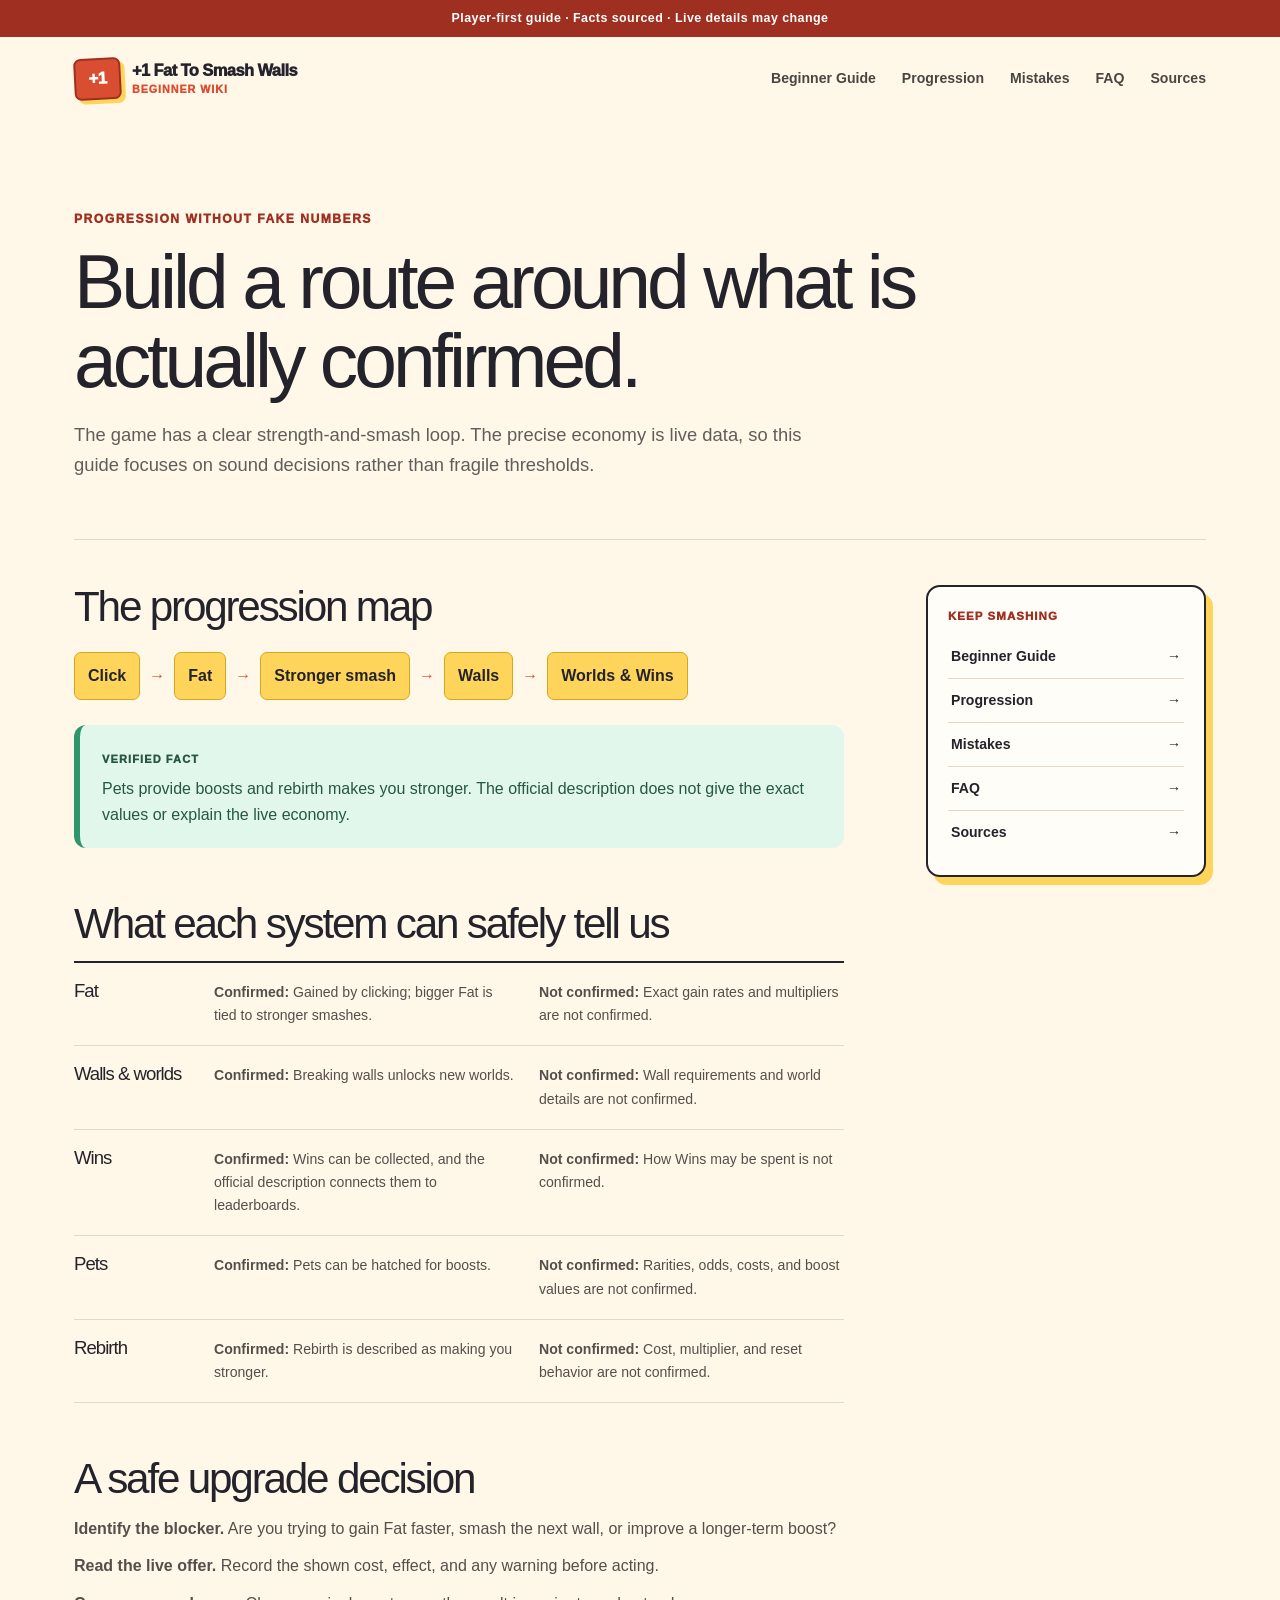
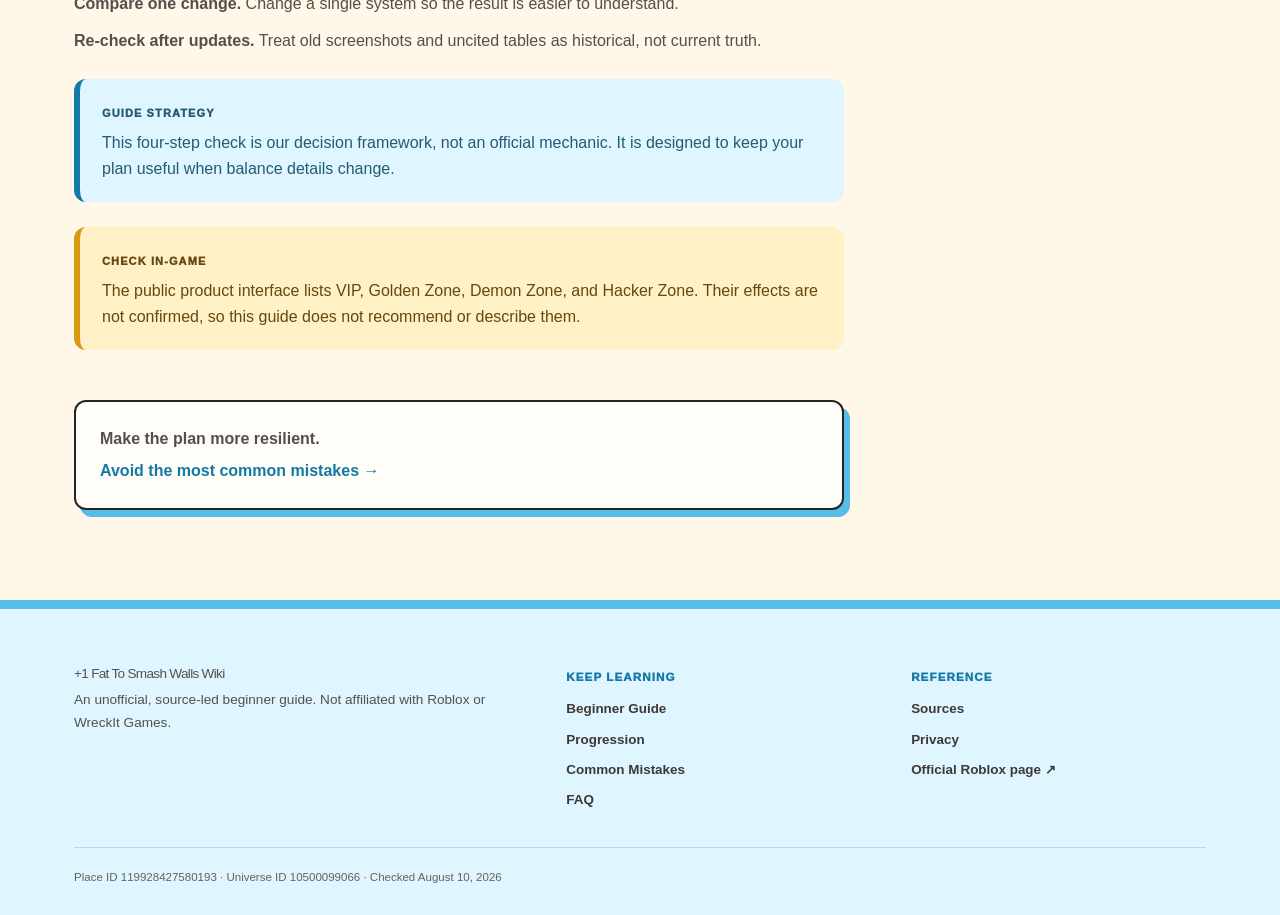
<file: progression/index.html>
<!DOCTYPE html><html lang="en"><head><meta charSet="utf-8"/><meta name="viewport" content="width=device-width, initial-scale=1"/><link rel="stylesheet" href="/_next/static/chunks/06zi41z06p6bj.css" data-precedence="next"/><link rel="preload" as="script" fetchPriority="low" href="/_next/static/chunks/0eywkmca_-zu4.js"/><script src="/_next/static/chunks/110_i249ts23r.js" async=""></script><script src="/_next/static/chunks/0j0y4mz~39hjq.js" async=""></script><script src="/_next/static/chunks/16-9g_poa1y5f.js" async=""></script><script src="/_next/static/chunks/turbopack-0xl_99pbn5jy3.js" async=""></script><script src="/_next/static/chunks/0dnkpeyou1bji.js" async=""></script><script src="/_next/static/chunks/110yqreq9kv_-.js" async=""></script><title>Progression Guide | +1 Fat To Smash Walls Wiki</title><meta name="description" content="Understand Fat, walls, worlds, Wins, pets, and rebirth in +1 Fat To Smash Walls without invented numbers."/><meta name="application-name" content="+1 Fat To Smash Walls Wiki"/><meta name="robots" content="index, follow"/><meta name="category" content="Simulation · Incremental Simulator"/><link rel="canonical" href="https://plus1fattosmashwalls.wiki/progression/"/><meta property="og:title" content="Progression Guide | +1 Fat To Smash Walls Wiki"/><meta property="og:description" content="Understand Fat, walls, worlds, Wins, pets, and rebirth in +1 Fat To Smash Walls without invented numbers."/><meta property="og:url" content="https://plus1fattosmashwalls.wiki/progression/"/><meta property="og:site_name" content="+1 Fat To Smash Walls Wiki"/><meta property="og:image" content="https://plus1fattosmashwalls.wiki/og.png"/><meta property="og:image:width" content="1731"/><meta property="og:image:height" content="909"/><meta property="og:image:alt" content="+1 Fat To Smash Walls Beginner Guide"/><meta property="og:type" content="website"/><meta name="twitter:card" content="summary_large_image"/><meta name="twitter:title" content="Progression Guide | +1 Fat To Smash Walls Wiki"/><meta name="twitter:description" content="Understand Fat, walls, worlds, Wins, pets, and rebirth in +1 Fat To Smash Walls without invented numbers."/><meta name="twitter:image" content="https://plus1fattosmashwalls.wiki/og.png"/><link rel="icon" href="/official-game-icon.png"/><link rel="apple-touch-icon" href="/official-game-icon.png"/><script src="/_next/static/chunks/03~yq9q893hmn.js" noModule=""></script></head><body><div hidden=""><!--$--><!--/$--></div><div class="site-shell"><a class="skip-link" href="#main-content">Skip to main content</a><div class="truth-strip">Player-first guide · Facts sourced · Live details may change</div><header class="site-header"><a class="brand" aria-label="Plus 1 Fat To Smash Walls Wiki home" href="/"><span class="brand-brick" aria-hidden="true">+1</span><span>+1 Fat To Smash Walls<small>Beginner Wiki</small></span></a><nav class="desktop-nav" aria-label="Main navigation"><a href="/how-to-play/">Beginner Guide</a><a href="/progression/">Progression</a><a href="/mistakes/">Mistakes</a><a href="/faq/">FAQ</a><a href="/sources/">Sources</a></nav><details class="mobile-nav"><summary>Menu</summary><nav aria-label="Mobile navigation"><a href="/how-to-play/">Beginner Guide</a><a href="/progression/">Progression</a><a href="/mistakes/">Mistakes</a><a href="/faq/">FAQ</a><a href="/sources/">Sources</a></nav></details></header><main id="main-content"><section class="page-hero"><p class="eyebrow">Progression without fake numbers</p><h1>Build a route around what is actually confirmed.</h1><p>The game has a clear strength-and-smash loop. The precise economy is live data, so this guide focuses on sound decisions rather than fragile thresholds.</p></section><div class="article-layout"><article class="article"><h2>The progression map</h2><div class="progression-map" aria-label="Verified progression sequence"><span>Click</span><b>→</b><span>Fat</span><b>→</b><span>Stronger smash</span><b>→</b><span>Walls</span><b>→</b><span>Worlds &amp; Wins</span></div><div class="callout fact-callout"><span>Verified fact</span><p>Pets provide boosts and rebirth makes you stronger. The official description does not give the exact values or explain the live economy.</p></div><h2>What each system can safely tell us</h2><div class="system-table" role="table" aria-label="Progression systems and confidence"><section role="row"><h3 role="cell">Fat</h3><p role="cell"><b>Confirmed:</b> <!-- -->Gained by clicking; bigger Fat is tied to stronger smashes.</p><p role="cell"><b>Not confirmed:</b> <!-- -->Exact gain rates and multipliers are not confirmed.</p></section><section role="row"><h3 role="cell">Walls &amp; worlds</h3><p role="cell"><b>Confirmed:</b> <!-- -->Breaking walls unlocks new worlds.</p><p role="cell"><b>Not confirmed:</b> <!-- -->Wall requirements and world details are not confirmed.</p></section><section role="row"><h3 role="cell">Wins</h3><p role="cell"><b>Confirmed:</b> <!-- -->Wins can be collected, and the official description connects them to leaderboards.</p><p role="cell"><b>Not confirmed:</b> <!-- -->How Wins may be spent is not confirmed.</p></section><section role="row"><h3 role="cell">Pets</h3><p role="cell"><b>Confirmed:</b> <!-- -->Pets can be hatched for boosts.</p><p role="cell"><b>Not confirmed:</b> <!-- -->Rarities, odds, costs, and boost values are not confirmed.</p></section><section role="row"><h3 role="cell">Rebirth</h3><p role="cell"><b>Confirmed:</b> <!-- -->Rebirth is described as making you stronger.</p><p role="cell"><b>Not confirmed:</b> <!-- -->Cost, multiplier, and reset behavior are not confirmed.</p></section></div><h2>A safe upgrade decision</h2><ol><li><b>Identify the blocker.</b> Are you trying to gain Fat faster, smash the next wall, or improve a longer-term boost?</li><li><b>Read the live offer.</b> Record the shown cost, effect, and any warning before acting.</li><li><b>Compare one change.</b> Change a single system so the result is easier to understand.</li><li><b>Re-check after updates.</b> Treat old screenshots and uncited tables as historical, not current truth.</li></ol><div class="callout strategy-callout"><span>Guide strategy</span><p>This four-step check is our decision framework, not an official mechanic. It is designed to keep your plan useful when balance details change.</p></div><div class="callout unknown-callout"><span>Check in-game</span><p>The public product interface lists VIP, Golden Zone, Demon Zone, and Hacker Zone. Their effects are not confirmed, so this guide does not recommend or describe them.</p></div><div class="next-guide"><p>Make the plan more resilient.</p><a href="/mistakes/">Avoid the most common mistakes →</a></div></article><aside class="guide-rail" aria-label="Explore more guides"><p class="rail-label">Keep smashing</p><a href="/how-to-play/">Beginner Guide<span aria-hidden="true">→</span></a><a href="/progression/">Progression<span aria-hidden="true">→</span></a><a href="/mistakes/">Mistakes<span aria-hidden="true">→</span></a><a href="/faq/">FAQ<span aria-hidden="true">→</span></a><a href="/sources/">Sources<span aria-hidden="true">→</span></a></aside></div><!--$--><!--/$--></main><footer class="site-footer"><div class="footer-grid"><div><p class="footer-title">+1 Fat To Smash Walls<!-- --> Wiki</p><p>An unofficial, source-led beginner guide. Not affiliated with Roblox or WreckIt Games.</p></div><div><p class="footer-heading">Keep learning</p><a href="/how-to-play/">Beginner Guide</a><a href="/progression/">Progression</a><a href="/mistakes/">Common Mistakes</a><a href="/faq/">FAQ</a></div><div><p class="footer-heading">Reference</p><a href="/sources/">Sources</a><a href="/privacy/">Privacy</a><a href="https://www.roblox.com/games/119928427580193/1-Fat-To-Smash-Walls" target="_blank" rel="noopener noreferrer">Official Roblox page ↗</a></div></div><p class="footer-fineprint">Place ID <!-- -->119928427580193<!-- --> · Universe ID <!-- -->10500099066<!-- --> · Checked August 10, 2026</p></footer></div><script src="/_next/static/chunks/0eywkmca_-zu4.js" id="_R_" async=""></script><script>(self.__next_f=self.__next_f||[]).push([0])</script><script>self.__next_f.push([1,"1:\"$Sreact.fragment\"\n2:I[82012,[\"/_next/static/chunks/0dnkpeyou1bji.js\",\"/_next/static/chunks/110yqreq9kv_-.js\"],\"\"]\n3:I[64350,[\"/_next/static/chunks/0dnkpeyou1bji.js\",\"/_next/static/chunks/110yqreq9kv_-.js\"],\"default\"]\n4:I[99497,[\"/_next/static/chunks/0dnkpeyou1bji.js\",\"/_next/static/chunks/110yqreq9kv_-.js\"],\"default\"]\na:I[87166,[\"/_next/static/chunks/0dnkpeyou1bji.js\",\"/_next/static/chunks/110yqreq9kv_-.js\"],\"default\",1]\n:HL[\"/_next/static/chunks/06zi41z06p6bj.css\",\"style\"]\n"])</script><script>self.__next_f.push([1,"0:{\"P\":null,\"c\":[\"\",\"progression\",\"\"],\"q\":\"\",\"i\":false,\"f\":[[[\"\",{\"children\":[\"progression\",{\"children\":[\"__PAGE__\",{}]}]},\"$undefined\",\"$undefined\",16],[[\"$\",\"$1\",\"c\",{\"children\":[[[\"$\",\"link\",\"0\",{\"rel\":\"stylesheet\",\"href\":\"/_next/static/chunks/06zi41z06p6bj.css\",\"precedence\":\"next\",\"crossOrigin\":\"$undefined\",\"nonce\":\"$undefined\"}],[\"$\",\"script\",\"script-0\",{\"src\":\"/_next/static/chunks/0dnkpeyou1bji.js\",\"async\":true,\"nonce\":\"$undefined\"}],[\"$\",\"script\",\"script-1\",{\"src\":\"/_next/static/chunks/110yqreq9kv_-.js\",\"async\":true,\"nonce\":\"$undefined\"}]],[\"$\",\"html\",null,{\"lang\":\"en\",\"children\":[\"$\",\"body\",null,{\"children\":[\"$\",\"div\",null,{\"className\":\"site-shell\",\"children\":[[\"$\",\"a\",null,{\"className\":\"skip-link\",\"href\":\"#main-content\",\"children\":\"Skip to main content\"}],[\"$\",\"div\",null,{\"className\":\"truth-strip\",\"children\":\"Player-first guide · Facts sourced · Live details may change\"}],[\"$\",\"header\",null,{\"className\":\"site-header\",\"children\":[[\"$\",\"$L2\",null,{\"className\":\"brand\",\"href\":\"/\",\"aria-label\":\"Plus 1 Fat To Smash Walls Wiki home\",\"children\":[[\"$\",\"span\",null,{\"className\":\"brand-brick\",\"aria-hidden\":\"true\",\"children\":\"+1\"}],[\"$\",\"span\",null,{\"children\":[\"+1 Fat To Smash Walls\",[\"$\",\"small\",null,{\"children\":\"Beginner Wiki\"}]]}]]}],[\"$\",\"nav\",null,{\"className\":\"desktop-nav\",\"aria-label\":\"Main navigation\",\"children\":[[\"$\",\"$L2\",\"/how-to-play\",{\"href\":\"/how-to-play\",\"children\":\"Beginner Guide\"}],[\"$\",\"$L2\",\"/progression\",{\"href\":\"/progression\",\"children\":\"Progression\"}],[\"$\",\"$L2\",\"/mistakes\",{\"href\":\"/mistakes\",\"children\":\"Mistakes\"}],[\"$\",\"$L2\",\"/faq\",{\"href\":\"/faq\",\"children\":\"FAQ\"}],[\"$\",\"$L2\",\"/sources\",{\"href\":\"/sources\",\"children\":\"Sources\"}]]}],[\"$\",\"details\",null,{\"className\":\"mobile-nav\",\"children\":[[\"$\",\"summary\",null,{\"children\":\"Menu\"}],[\"$\",\"nav\",null,{\"aria-label\":\"Mobile navigation\",\"children\":[[\"$\",\"$L2\",\"/how-to-play\",{\"href\":\"/how-to-play\",\"children\":\"Beginner Guide\"}],[\"$\",\"$L2\",\"/progression\",{\"href\":\"/progression\",\"children\":\"Progression\"}],[\"$\",\"$L2\",\"/mistakes\",{\"href\":\"/mistakes\",\"children\":\"Mistakes\"}],[\"$\",\"$L2\",\"/faq\",{\"href\":\"/faq\",\"children\":\"FAQ\"}],[\"$\",\"$L2\",\"/sources\",{\"href\":\"/sources\",\"children\":\"Sources\"}]]}]]}]]}],[\"$\",\"main\",null,{\"id\":\"main-content\",\"children\":[\"$\",\"$L3\",null,{\"parallelRouterKey\":\"children\",\"error\":\"$undefined\",\"errorStyles\":\"$undefined\",\"errorScripts\":\"$undefined\",\"template\":[\"$\",\"$L4\",null,{}],\"templateStyles\":\"$undefined\",\"templateScripts\":\"$undefined\",\"notFound\":[[\"$\",\"section\",null,{\"className\":\"not-found\",\"children\":[\"$\",\"div\",null,{\"children\":[[\"$\",\"h1\",null,{\"children\":\"404\"}],[\"$\",\"h2\",null,{\"children\":\"This wall leads nowhere.\"}],[\"$\",\"p\",null,{\"children\":\"The guide may have moved, but your beginner route is still here.\"}],[\"$\",\"$L2\",null,{\"className\":\"primary-button\",\"href\":\"/how-to-play\",\"children\":\"Start the Beginner Guide →\"}]]}]}],[]],\"forbidden\":\"$undefined\",\"unauthorized\":\"$undefined\"}]}],[\"$\",\"footer\",null,{\"className\":\"site-footer\",\"children\":[[\"$\",\"div\",null,{\"className\":\"footer-grid\",\"children\":[[\"$\",\"div\",null,{\"children\":[[\"$\",\"p\",null,{\"className\":\"footer-title\",\"children\":[\"+1 Fat To Smash Walls\",\" Wiki\"]}],[\"$\",\"p\",null,{\"children\":\"An unofficial, source-led beginner guide. Not affiliated with Roblox or WreckIt Games.\"}]]}],[\"$\",\"div\",null,{\"children\":[[\"$\",\"p\",null,{\"className\":\"footer-heading\",\"children\":\"Keep learning\"}],[\"$\",\"$L2\",null,{\"href\":\"/how-to-play\",\"children\":\"Beginner Guide\"}],[\"$\",\"$L2\",null,{\"href\":\"/progression\",\"children\":\"Progression\"}],[\"$\",\"$L2\",null,{\"href\":\"/mistakes\",\"children\":\"Common Mistakes\"}],[\"$\",\"$L2\",null,{\"href\":\"/faq\",\"children\":\"FAQ\"}]]}],[\"$\",\"div\",null,{\"children\":[[\"$\",\"p\",null,{\"className\":\"footer-heading\",\"children\":\"Reference\"}],[\"$\",\"$L2\",null,{\"href\":\"/sources\",\"children\":\"Sources\"}],[\"$\",\"$L2\",null,{\"href\":\"/privacy\",\"children\":\"Privacy\"}],[\"$\",\"a\",null,{\"href\":\"https://www.roblox.com/games/119928427580193/1-Fat-To-Smash-Walls\",\"target\":\"_blank\",\"rel\":\"noopener noreferrer\",\"children\":\"Official Roblox page ↗\"}]]}]]}],[\"$\",\"p\",null,{\"className\":\"footer-fineprint\",\"children\":[\"Place ID \",\"119928427580193\",\" · Universe ID \",\"10500099066\",\" · Checked August 10, 2026\"]}]]}]]}]}]}]]}],{\"children\":[[\"$\",\"$1\",\"c\",{\"children\":[null,[\"$\",\"$L3\",null,{\"parallelRouterKey\":\"children\",\"error\":\"$undefined\",\"errorStyles\":\"$undefined\",\"errorScripts\":\"$undefined\",\"template\":[\"$\",\"$L4\",null,{}],\"templateStyles\":\"$undefined\",\"templateScripts\":\"$undefined\",\"notFound\":\"$undefined\",\"forbidden\":\"$undefined\",\"unauthorized\":\"$undefined\"}]]}],{\"children\":[[\"$\",\"$1\",\"c\",{\"children\":[[[\"$\",\"section\",null,{\"className\":\"page-hero\",\"children\":[[\"$\",\"p\",null,{\"className\":\"eyebrow\",\"children\":\"Progression without fake numbers\"}],[\"$\",\"h1\",null,{\"children\":\"Build a route around what is actually confirmed.\"}],[\"$\",\"p\",null,{\"children\":\"The game has a clear strength-and-smash loop. The precise economy is live data, so this guide focuses on sound decisions rather than fragile thresholds.\"}]]}],[\"$\",\"div\",null,{\"className\":\"article-layout\",\"children\":[\"$L5\",\"$L6\"]}]],null,\"$L7\"]}],{},null,false,null]},null,false,\"$@8\"]},null,false,null],\"$L9\",false]],\"m\":\"$undefined\",\"G\":[\"$a\",[\"$Lb\"]],\"S\":true,\"h\":null,\"s\":\"$undefined\",\"l\":\"$undefined\",\"p\":\"$undefined\",\"d\":\"$undefined\",\"b\":\"n7OTicr4XJR-jWkwtKCBJ\"}\n"])</script><script>self.__next_f.push([1,"c:I[3944,[\"/_next/static/chunks/0dnkpeyou1bji.js\",\"/_next/static/chunks/110yqreq9kv_-.js\"],\"OutletBoundary\"]\nd:\"$Sreact.suspense\"\n10:I[3944,[\"/_next/static/chunks/0dnkpeyou1bji.js\",\"/_next/static/chunks/110yqreq9kv_-.js\"],\"ViewportBoundary\"]\n12:I[3944,[\"/_next/static/chunks/0dnkpeyou1bji.js\",\"/_next/static/chunks/110yqreq9kv_-.js\"],\"MetadataBoundary\"]\n"])</script><script>self.__next_f.push([1,"5:[\"$\",\"article\",null,{\"className\":\"article\",\"children\":[[\"$\",\"h2\",null,{\"children\":\"The progression map\"}],[\"$\",\"div\",null,{\"className\":\"progression-map\",\"aria-label\":\"Verified progression sequence\",\"children\":[[\"$\",\"span\",null,{\"children\":\"Click\"}],[\"$\",\"b\",null,{\"children\":\"→\"}],[\"$\",\"span\",null,{\"children\":\"Fat\"}],[\"$\",\"b\",null,{\"children\":\"→\"}],[\"$\",\"span\",null,{\"children\":\"Stronger smash\"}],[\"$\",\"b\",null,{\"children\":\"→\"}],[\"$\",\"span\",null,{\"children\":\"Walls\"}],[\"$\",\"b\",null,{\"children\":\"→\"}],[\"$\",\"span\",null,{\"children\":\"Worlds \u0026 Wins\"}]]}],[\"$\",\"div\",null,{\"className\":\"callout fact-callout\",\"children\":[[\"$\",\"span\",null,{\"children\":\"Verified fact\"}],[\"$\",\"p\",null,{\"children\":\"Pets provide boosts and rebirth makes you stronger. The official description does not give the exact values or explain the live economy.\"}]]}],[\"$\",\"h2\",null,{\"children\":\"What each system can safely tell us\"}],[\"$\",\"div\",null,{\"className\":\"system-table\",\"role\":\"table\",\"aria-label\":\"Progression systems and confidence\",\"children\":[[\"$\",\"section\",\"Fat\",{\"role\":\"row\",\"children\":[[\"$\",\"h3\",null,{\"role\":\"cell\",\"children\":\"Fat\"}],[\"$\",\"p\",null,{\"role\":\"cell\",\"children\":[[\"$\",\"b\",null,{\"children\":\"Confirmed:\"}],\" \",\"Gained by clicking; bigger Fat is tied to stronger smashes.\"]}],[\"$\",\"p\",null,{\"role\":\"cell\",\"children\":[[\"$\",\"b\",null,{\"children\":\"Not confirmed:\"}],\" \",\"Exact gain rates and multipliers are not confirmed.\"]}]]}],[\"$\",\"section\",\"Walls \u0026 worlds\",{\"role\":\"row\",\"children\":[[\"$\",\"h3\",null,{\"role\":\"cell\",\"children\":\"Walls \u0026 worlds\"}],[\"$\",\"p\",null,{\"role\":\"cell\",\"children\":[[\"$\",\"b\",null,{\"children\":\"Confirmed:\"}],\" \",\"Breaking walls unlocks new worlds.\"]}],[\"$\",\"p\",null,{\"role\":\"cell\",\"children\":[[\"$\",\"b\",null,{\"children\":\"Not confirmed:\"}],\" \",\"Wall requirements and world details are not confirmed.\"]}]]}],[\"$\",\"section\",\"Wins\",{\"role\":\"row\",\"children\":[[\"$\",\"h3\",null,{\"role\":\"cell\",\"children\":\"Wins\"}],[\"$\",\"p\",null,{\"role\":\"cell\",\"children\":[[\"$\",\"b\",null,{\"children\":\"Confirmed:\"}],\" \",\"Wins can be collected, and the official description connects them to leaderboards.\"]}],[\"$\",\"p\",null,{\"role\":\"cell\",\"children\":[[\"$\",\"b\",null,{\"children\":\"Not confirmed:\"}],\" \",\"How Wins may be spent is not confirmed.\"]}]]}],[\"$\",\"section\",\"Pets\",{\"role\":\"row\",\"children\":[[\"$\",\"h3\",null,{\"role\":\"cell\",\"children\":\"Pets\"}],[\"$\",\"p\",null,{\"role\":\"cell\",\"children\":[[\"$\",\"b\",null,{\"children\":\"Confirmed:\"}],\" \",\"Pets can be hatched for boosts.\"]}],[\"$\",\"p\",null,{\"role\":\"cell\",\"children\":[[\"$\",\"b\",null,{\"children\":\"Not confirmed:\"}],\" \",\"Rarities, odds, costs, and boost values are not confirmed.\"]}]]}],[\"$\",\"section\",\"Rebirth\",{\"role\":\"row\",\"children\":[[\"$\",\"h3\",null,{\"role\":\"cell\",\"children\":\"Rebirth\"}],[\"$\",\"p\",null,{\"role\":\"cell\",\"children\":[[\"$\",\"b\",null,{\"children\":\"Confirmed:\"}],\" \",\"Rebirth is described as making you stronger.\"]}],[\"$\",\"p\",null,{\"role\":\"cell\",\"children\":[[\"$\",\"b\",null,{\"children\":\"Not confirmed:\"}],\" \",\"Cost, multiplier, and reset behavior are not confirmed.\"]}]]}]]}],[\"$\",\"h2\",null,{\"children\":\"A safe upgrade decision\"}],[\"$\",\"ol\",null,{\"children\":[[\"$\",\"li\",null,{\"children\":[[\"$\",\"b\",null,{\"children\":\"Identify the blocker.\"}],\" Are you trying to gain Fat faster, smash the next wall, or improve a longer-term boost?\"]}],[\"$\",\"li\",null,{\"children\":[[\"$\",\"b\",null,{\"children\":\"Read the live offer.\"}],\" Record the shown cost, effect, and any warning before acting.\"]}],[\"$\",\"li\",null,{\"children\":[[\"$\",\"b\",null,{\"children\":\"Compare one change.\"}],\" Change a single system so the result is easier to understand.\"]}],[\"$\",\"li\",null,{\"children\":[[\"$\",\"b\",null,{\"children\":\"Re-check after updates.\"}],\" Treat old screenshots and uncited tables as historical, not current truth.\"]}]]}],[\"$\",\"div\",null,{\"className\":\"callout strategy-callout\",\"children\":[[\"$\",\"span\",null,{\"children\":\"Guide strategy\"}],[\"$\",\"p\",null,{\"children\":\"This four-step check is our decision framework, not an official mechanic. It is designed to keep your plan useful when balance details change.\"}]]}],[\"$\",\"div\",null,{\"className\":\"callout unknown-callout\",\"children\":[[\"$\",\"span\",null,{\"children\":\"Check in-game\"}],[\"$\",\"p\",null,{\"children\":\"The public product interface lists VIP, Golden Zone, Demon Zone, and Hacker Zone. Their effects are not confirmed, so this guide does not recommend or describe them.\"}]]}],[\"$\",\"div\",null,{\"className\":\"next-guide\",\"children\":[[\"$\",\"p\",null,{\"children\":\"Make the plan more resilient.\"}],[\"$\",\"$L2\",null,{\"href\":\"/mistakes\",\"children\":\"Avoid the most common mistakes →\"}]]}]]}]\n"])</script><script>self.__next_f.push([1,"6:[\"$\",\"aside\",null,{\"className\":\"guide-rail\",\"aria-label\":\"Explore more guides\",\"children\":[[\"$\",\"p\",null,{\"className\":\"rail-label\",\"children\":\"Keep smashing\"}],[[\"$\",\"$L2\",\"/how-to-play\",{\"href\":\"/how-to-play\",\"children\":[\"Beginner Guide\",[\"$\",\"span\",null,{\"aria-hidden\":\"true\",\"children\":\"→\"}]]}],[\"$\",\"$L2\",\"/progression\",{\"href\":\"/progression\",\"children\":[\"Progression\",[\"$\",\"span\",null,{\"aria-hidden\":\"true\",\"children\":\"→\"}]]}],[\"$\",\"$L2\",\"/mistakes\",{\"href\":\"/mistakes\",\"children\":[\"Mistakes\",[\"$\",\"span\",null,{\"aria-hidden\":\"true\",\"children\":\"→\"}]]}],[\"$\",\"$L2\",\"/faq\",{\"href\":\"/faq\",\"children\":[\"FAQ\",[\"$\",\"span\",null,{\"aria-hidden\":\"true\",\"children\":\"→\"}]]}],[\"$\",\"$L2\",\"/sources\",{\"href\":\"/sources\",\"children\":[\"Sources\",[\"$\",\"span\",null,{\"aria-hidden\":\"true\",\"children\":\"→\"}]]}]]]}]\n7:[\"$\",\"$Lc\",null,{\"children\":[\"$\",\"$d\",null,{\"name\":\"Next.MetadataOutlet\",\"children\":\"$@e\"}]}]\nf:[]\n8:\"$Wf\"\n9:[\"$\",\"$1\",\"h\",{\"children\":[null,[\"$\",\"$L10\",null,{\"children\":\"$L11\"}],[\"$\",\"div\",null,{\"hidden\":true,\"children\":[\"$\",\"$L12\",null,{\"children\":[\"$\",\"$d\",null,{\"name\":\"Next.Metadata\",\"children\":\"$L13\"}]}]}],null]}]\nb:[\"$\",\"link\",\"0\",{\"rel\":\"stylesheet\",\"href\":\"/_next/static/chunks/06zi41z06p6bj.css\",\"precedence\":\"next\",\"crossOrigin\":\"$undefined\",\"nonce\":\"$undefined\"}]\n"])</script><script>self.__next_f.push([1,"11:[[\"$\",\"meta\",\"0\",{\"charSet\":\"utf-8\"}],[\"$\",\"meta\",\"1\",{\"name\":\"viewport\",\"content\":\"width=device-width, initial-scale=1\"}]]\n"])</script><script>self.__next_f.push([1,"14:I[78363,[\"/_next/static/chunks/0dnkpeyou1bji.js\",\"/_next/static/chunks/110yqreq9kv_-.js\"],\"IconMark\"]\ne:null\n"])</script><script>self.__next_f.push([1,"13:[[\"$\",\"title\",\"0\",{\"children\":\"Progression Guide | +1 Fat To Smash Walls Wiki\"}],[\"$\",\"meta\",\"1\",{\"name\":\"description\",\"content\":\"Understand Fat, walls, worlds, Wins, pets, and rebirth in +1 Fat To Smash Walls without invented numbers.\"}],[\"$\",\"meta\",\"2\",{\"name\":\"application-name\",\"content\":\"+1 Fat To Smash Walls Wiki\"}],[\"$\",\"meta\",\"3\",{\"name\":\"robots\",\"content\":\"index, follow\"}],[\"$\",\"meta\",\"4\",{\"name\":\"category\",\"content\":\"Simulation · Incremental Simulator\"}],[\"$\",\"link\",\"5\",{\"rel\":\"canonical\",\"href\":\"https://plus1fattosmashwalls.wiki/progression/\"}],[\"$\",\"meta\",\"6\",{\"property\":\"og:title\",\"content\":\"Progression Guide | +1 Fat To Smash Walls Wiki\"}],[\"$\",\"meta\",\"7\",{\"property\":\"og:description\",\"content\":\"Understand Fat, walls, worlds, Wins, pets, and rebirth in +1 Fat To Smash Walls without invented numbers.\"}],[\"$\",\"meta\",\"8\",{\"property\":\"og:url\",\"content\":\"https://plus1fattosmashwalls.wiki/progression/\"}],[\"$\",\"meta\",\"9\",{\"property\":\"og:site_name\",\"content\":\"+1 Fat To Smash Walls Wiki\"}],[\"$\",\"meta\",\"10\",{\"property\":\"og:image\",\"content\":\"https://plus1fattosmashwalls.wiki/og.png\"}],[\"$\",\"meta\",\"11\",{\"property\":\"og:image:width\",\"content\":\"1731\"}],[\"$\",\"meta\",\"12\",{\"property\":\"og:image:height\",\"content\":\"909\"}],[\"$\",\"meta\",\"13\",{\"property\":\"og:image:alt\",\"content\":\"+1 Fat To Smash Walls Beginner Guide\"}],[\"$\",\"meta\",\"14\",{\"property\":\"og:type\",\"content\":\"website\"}],[\"$\",\"meta\",\"15\",{\"name\":\"twitter:card\",\"content\":\"summary_large_image\"}],[\"$\",\"meta\",\"16\",{\"name\":\"twitter:title\",\"content\":\"Progression Guide | +1 Fat To Smash Walls Wiki\"}],[\"$\",\"meta\",\"17\",{\"name\":\"twitter:description\",\"content\":\"Understand Fat, walls, worlds, Wins, pets, and rebirth in +1 Fat To Smash Walls without invented numbers.\"}],[\"$\",\"meta\",\"18\",{\"name\":\"twitter:image\",\"content\":\"https://plus1fattosmashwalls.wiki/og.png\"}],[\"$\",\"link\",\"19\",{\"rel\":\"icon\",\"href\":\"/official-game-icon.png\"}],[\"$\",\"link\",\"20\",{\"rel\":\"apple-touch-icon\",\"href\":\"/official-game-icon.png\"}],[\"$\",\"$L14\",\"21\",{}]]\n"])</script>  <!-- adsterra-code-handoff:artifact-runtime:start -->
  <script type="module" src="/adsterra/runtime.js" data-adsterra-artifact-runtime data-global-fallback="true"></script>
  <!-- adsterra-code-handoff:artifact-runtime:end -->
</body></html>
</file>
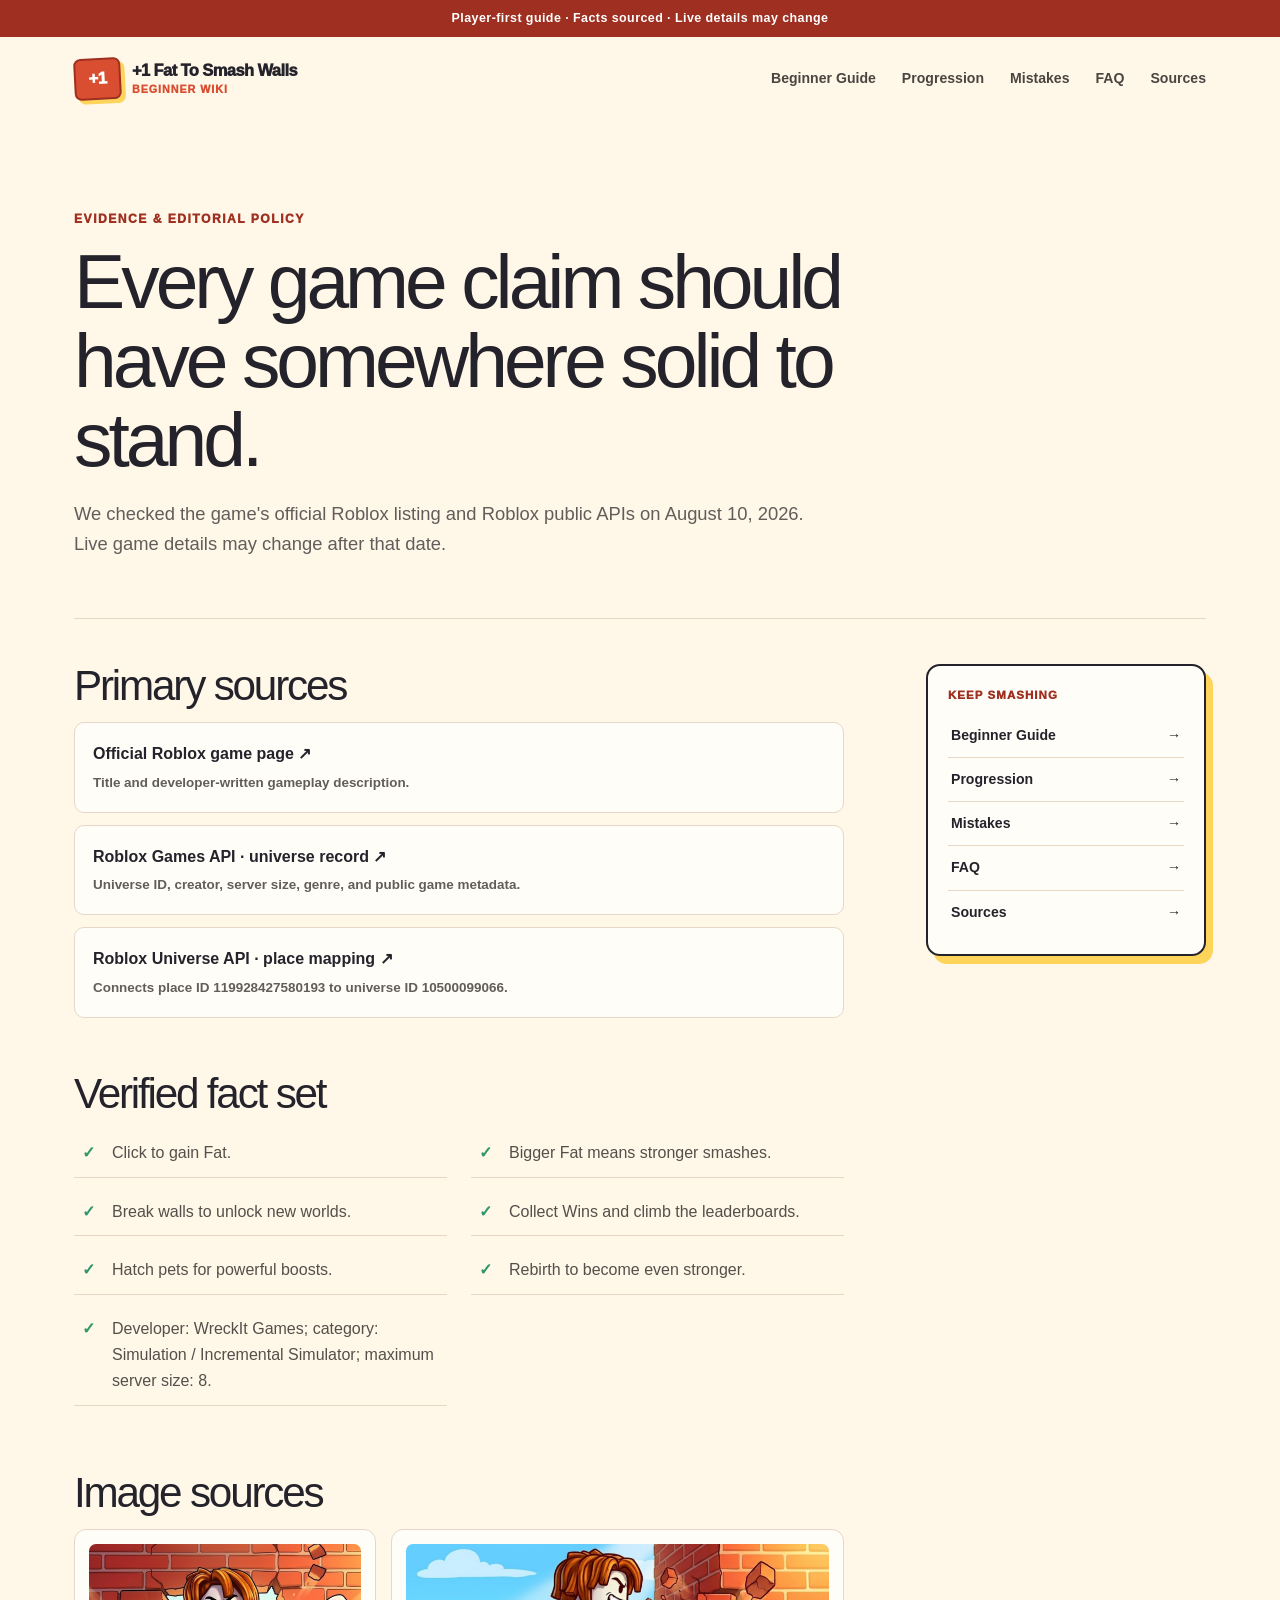
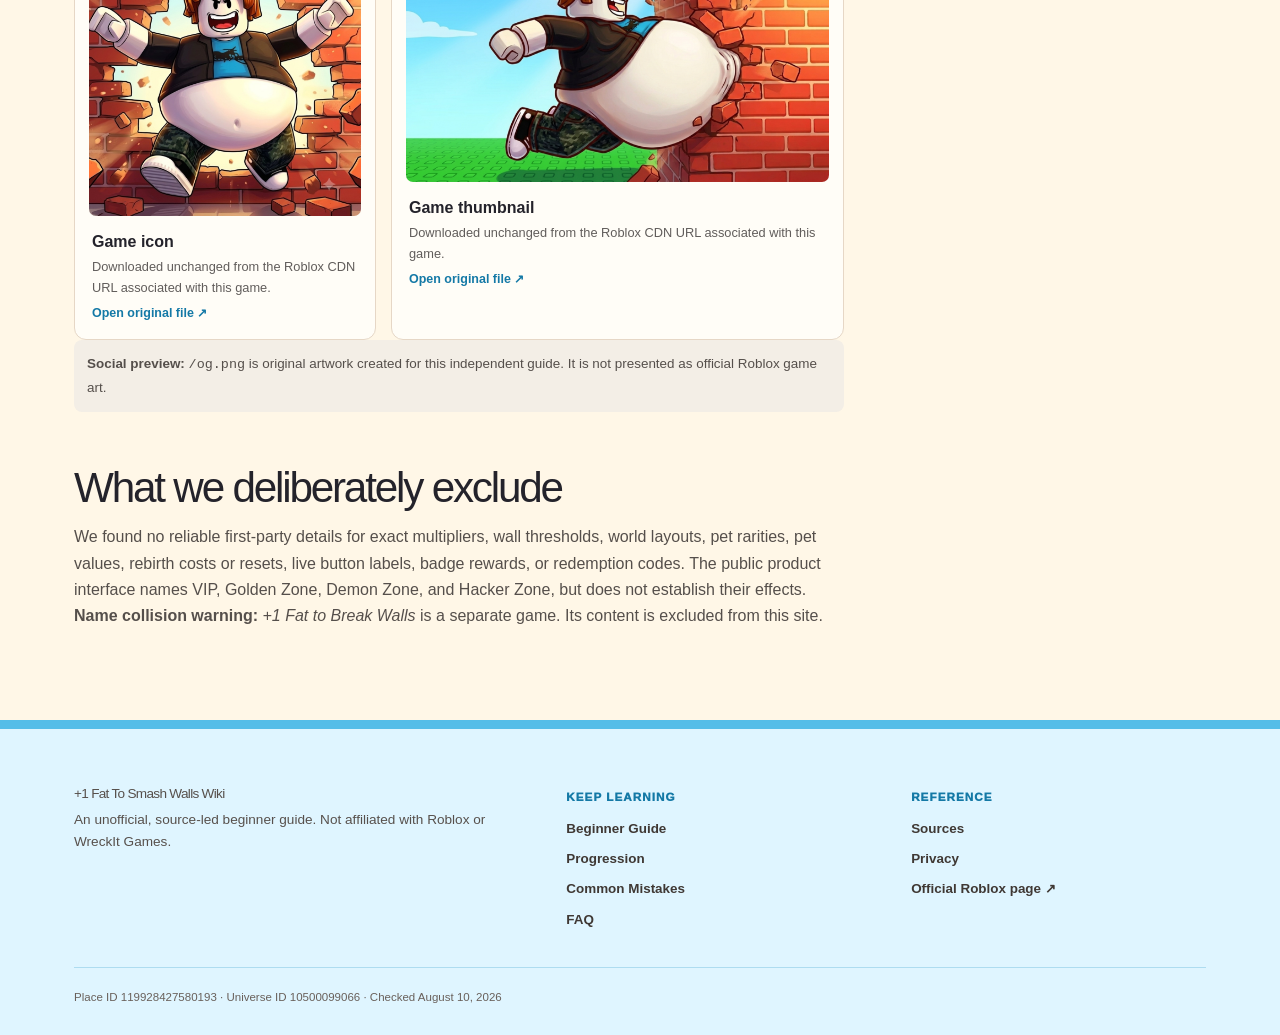
<file: sources/index.html>
<!DOCTYPE html><html lang="en"><head><meta charSet="utf-8"/><meta name="viewport" content="width=device-width, initial-scale=1"/><link rel="preload" href="/official-game-icon.png" as="image"/><link rel="preload" href="/official-game-thumbnail.png" as="image"/><link rel="stylesheet" href="/_next/static/chunks/06zi41z06p6bj.css" data-precedence="next"/><link rel="preload" as="script" fetchPriority="low" href="/_next/static/chunks/0eywkmca_-zu4.js"/><script src="/_next/static/chunks/110_i249ts23r.js" async=""></script><script src="/_next/static/chunks/0j0y4mz~39hjq.js" async=""></script><script src="/_next/static/chunks/16-9g_poa1y5f.js" async=""></script><script src="/_next/static/chunks/turbopack-0xl_99pbn5jy3.js" async=""></script><script src="/_next/static/chunks/0dnkpeyou1bji.js" async=""></script><script src="/_next/static/chunks/110yqreq9kv_-.js" async=""></script><title>Sources &amp; Fact-Checking | +1 Fat To Smash Walls Wiki</title><meta name="description" content="See the official Roblox page, public API records, image sources, verified facts, and exclusions behind this guide."/><meta name="application-name" content="+1 Fat To Smash Walls Wiki"/><meta name="robots" content="index, follow"/><meta name="category" content="Simulation · Incremental Simulator"/><link rel="canonical" href="https://plus1fattosmashwalls.wiki/sources/"/><meta property="og:title" content="Sources &amp; Fact-Checking | +1 Fat To Smash Walls Wiki"/><meta property="og:description" content="See the official Roblox page, public API records, image sources, verified facts, and exclusions behind this guide."/><meta property="og:url" content="https://plus1fattosmashwalls.wiki/sources/"/><meta property="og:site_name" content="+1 Fat To Smash Walls Wiki"/><meta property="og:image" content="https://plus1fattosmashwalls.wiki/og.png"/><meta property="og:image:width" content="1731"/><meta property="og:image:height" content="909"/><meta property="og:image:alt" content="+1 Fat To Smash Walls Beginner Guide"/><meta property="og:type" content="website"/><meta name="twitter:card" content="summary_large_image"/><meta name="twitter:title" content="Sources &amp; Fact-Checking | +1 Fat To Smash Walls Wiki"/><meta name="twitter:description" content="See the official Roblox page, public API records, image sources, verified facts, and exclusions behind this guide."/><meta name="twitter:image" content="https://plus1fattosmashwalls.wiki/og.png"/><link rel="icon" href="/official-game-icon.png"/><link rel="apple-touch-icon" href="/official-game-icon.png"/><script src="/_next/static/chunks/03~yq9q893hmn.js" noModule=""></script></head><body><div hidden=""><!--$--><!--/$--></div><div class="site-shell"><a class="skip-link" href="#main-content">Skip to main content</a><div class="truth-strip">Player-first guide · Facts sourced · Live details may change</div><header class="site-header"><a class="brand" aria-label="Plus 1 Fat To Smash Walls Wiki home" href="/"><span class="brand-brick" aria-hidden="true">+1</span><span>+1 Fat To Smash Walls<small>Beginner Wiki</small></span></a><nav class="desktop-nav" aria-label="Main navigation"><a href="/how-to-play/">Beginner Guide</a><a href="/progression/">Progression</a><a href="/mistakes/">Mistakes</a><a href="/faq/">FAQ</a><a href="/sources/">Sources</a></nav><details class="mobile-nav"><summary>Menu</summary><nav aria-label="Mobile navigation"><a href="/how-to-play/">Beginner Guide</a><a href="/progression/">Progression</a><a href="/mistakes/">Mistakes</a><a href="/faq/">FAQ</a><a href="/sources/">Sources</a></nav></details></header><main id="main-content"><section class="page-hero"><p class="eyebrow">Evidence &amp; editorial policy</p><h1>Every game claim should have somewhere solid to stand.</h1><p>We checked the game&#x27;s official Roblox listing and Roblox public APIs on August 10, 2026. Live game details may change after that date.</p></section><div class="article-layout"><article class="article"><h2>Primary sources</h2><div class="source-list"><a href="https://www.roblox.com/games/119928427580193/1-Fat-To-Smash-Walls" target="_blank" rel="noopener noreferrer"><b>Official Roblox game page ↗</b><span>Title and developer-written gameplay description.</span></a><a href="https://games.roblox.com/v1/games?universeIds=10500099066" target="_blank" rel="noopener noreferrer"><b>Roblox Games API · universe record ↗</b><span>Universe ID, creator, server size, genre, and public game metadata.</span></a><a href="https://apis.roblox.com/universes/v1/places/119928427580193/universe" target="_blank" rel="noopener noreferrer"><b>Roblox Universe API · place mapping ↗</b><span>Connects place ID <!-- -->119928427580193<!-- --> to universe ID <!-- -->10500099066<!-- -->.</span></a></div><h2>Verified fact set</h2><ul class="check-list compact"><li>Click to gain Fat.</li><li>Bigger Fat means stronger smashes.</li><li>Break walls to unlock new worlds.</li><li>Collect Wins and climb the leaderboards.</li><li>Hatch pets for powerful boosts.</li><li>Rebirth to become even stronger.</li><li>Developer: WreckIt Games; category: Simulation / Incremental Simulator; maximum server size: 8.</li></ul><h2 id="images">Image sources</h2><div class="image-sources"><figure><img src="/official-game-icon.png" width="160" height="160" alt="Official Plus 1 Fat To Smash Walls game icon"/><figcaption><b>Game icon</b><span>Downloaded unchanged from the Roblox CDN URL associated with this game.</span><a href="https://tr.rbxcdn.com/180DAY-f9c33c083cfb49fdbdd698a7f1215ec4/512/512/Image/Png/noFilter" target="_blank" rel="noopener noreferrer">Open original file ↗</a></figcaption></figure><figure><img src="/official-game-thumbnail.png" width="320" height="180" alt="Official Plus 1 Fat To Smash Walls thumbnail"/><figcaption><b>Game thumbnail</b><span>Downloaded unchanged from the Roblox CDN URL associated with this game.</span><a href="https://tr.rbxcdn.com/180DAY-9071030b3b2dc035d5794f90ace83bf6/768/432/Image/Png/noFilter" target="_blank" rel="noopener noreferrer">Open original file ↗</a></figcaption></figure></div><p class="source-note"><b>Social preview:</b> <code>/og.png</code> is original artwork created for this independent guide. It is not presented as official Roblox game art.</p><h2>What we deliberately exclude</h2><p>We found no reliable first-party details for exact multipliers, wall thresholds, world layouts, pet rarities, pet values, rebirth costs or resets, live button labels, badge rewards, or redemption codes. The public product interface names VIP, Golden Zone, Demon Zone, and Hacker Zone, but does not establish their effects.</p><p><b>Name collision warning:</b> <i>+1 Fat to Break Walls</i> is a separate game. Its content is excluded from this site.</p></article><aside class="guide-rail" aria-label="Explore more guides"><p class="rail-label">Keep smashing</p><a href="/how-to-play/">Beginner Guide<span aria-hidden="true">→</span></a><a href="/progression/">Progression<span aria-hidden="true">→</span></a><a href="/mistakes/">Mistakes<span aria-hidden="true">→</span></a><a href="/faq/">FAQ<span aria-hidden="true">→</span></a><a href="/sources/">Sources<span aria-hidden="true">→</span></a></aside></div><!--$--><!--/$--></main><footer class="site-footer"><div class="footer-grid"><div><p class="footer-title">+1 Fat To Smash Walls<!-- --> Wiki</p><p>An unofficial, source-led beginner guide. Not affiliated with Roblox or WreckIt Games.</p></div><div><p class="footer-heading">Keep learning</p><a href="/how-to-play/">Beginner Guide</a><a href="/progression/">Progression</a><a href="/mistakes/">Common Mistakes</a><a href="/faq/">FAQ</a></div><div><p class="footer-heading">Reference</p><a href="/sources/">Sources</a><a href="/privacy/">Privacy</a><a href="https://www.roblox.com/games/119928427580193/1-Fat-To-Smash-Walls" target="_blank" rel="noopener noreferrer">Official Roblox page ↗</a></div></div><p class="footer-fineprint">Place ID <!-- -->119928427580193<!-- --> · Universe ID <!-- -->10500099066<!-- --> · Checked August 10, 2026</p></footer></div><script src="/_next/static/chunks/0eywkmca_-zu4.js" id="_R_" async=""></script><script>(self.__next_f=self.__next_f||[]).push([0])</script><script>self.__next_f.push([1,"1:\"$Sreact.fragment\"\n2:I[82012,[\"/_next/static/chunks/0dnkpeyou1bji.js\",\"/_next/static/chunks/110yqreq9kv_-.js\"],\"\"]\n3:I[64350,[\"/_next/static/chunks/0dnkpeyou1bji.js\",\"/_next/static/chunks/110yqreq9kv_-.js\"],\"default\"]\n4:I[99497,[\"/_next/static/chunks/0dnkpeyou1bji.js\",\"/_next/static/chunks/110yqreq9kv_-.js\"],\"default\"]\n13:I[87166,[\"/_next/static/chunks/0dnkpeyou1bji.js\",\"/_next/static/chunks/110yqreq9kv_-.js\"],\"default\",1]\n:HL[\"/_next/static/chunks/06zi41z06p6bj.css\",\"style\"]\n"])</script><script>self.__next_f.push([1,"0:{\"P\":null,\"c\":[\"\",\"sources\",\"\"],\"q\":\"\",\"i\":false,\"f\":[[[\"\",{\"children\":[\"sources\",{\"children\":[\"__PAGE__\",{}]}]},\"$undefined\",\"$undefined\",16],[[\"$\",\"$1\",\"c\",{\"children\":[[[\"$\",\"link\",\"0\",{\"rel\":\"stylesheet\",\"href\":\"/_next/static/chunks/06zi41z06p6bj.css\",\"precedence\":\"next\",\"crossOrigin\":\"$undefined\",\"nonce\":\"$undefined\"}],[\"$\",\"script\",\"script-0\",{\"src\":\"/_next/static/chunks/0dnkpeyou1bji.js\",\"async\":true,\"nonce\":\"$undefined\"}],[\"$\",\"script\",\"script-1\",{\"src\":\"/_next/static/chunks/110yqreq9kv_-.js\",\"async\":true,\"nonce\":\"$undefined\"}]],[\"$\",\"html\",null,{\"lang\":\"en\",\"children\":[\"$\",\"body\",null,{\"children\":[\"$\",\"div\",null,{\"className\":\"site-shell\",\"children\":[[\"$\",\"a\",null,{\"className\":\"skip-link\",\"href\":\"#main-content\",\"children\":\"Skip to main content\"}],[\"$\",\"div\",null,{\"className\":\"truth-strip\",\"children\":\"Player-first guide · Facts sourced · Live details may change\"}],[\"$\",\"header\",null,{\"className\":\"site-header\",\"children\":[[\"$\",\"$L2\",null,{\"className\":\"brand\",\"href\":\"/\",\"aria-label\":\"Plus 1 Fat To Smash Walls Wiki home\",\"children\":[[\"$\",\"span\",null,{\"className\":\"brand-brick\",\"aria-hidden\":\"true\",\"children\":\"+1\"}],[\"$\",\"span\",null,{\"children\":[\"+1 Fat To Smash Walls\",[\"$\",\"small\",null,{\"children\":\"Beginner Wiki\"}]]}]]}],[\"$\",\"nav\",null,{\"className\":\"desktop-nav\",\"aria-label\":\"Main navigation\",\"children\":[[\"$\",\"$L2\",\"/how-to-play\",{\"href\":\"/how-to-play\",\"children\":\"Beginner Guide\"}],[\"$\",\"$L2\",\"/progression\",{\"href\":\"/progression\",\"children\":\"Progression\"}],[\"$\",\"$L2\",\"/mistakes\",{\"href\":\"/mistakes\",\"children\":\"Mistakes\"}],[\"$\",\"$L2\",\"/faq\",{\"href\":\"/faq\",\"children\":\"FAQ\"}],[\"$\",\"$L2\",\"/sources\",{\"href\":\"/sources\",\"children\":\"Sources\"}]]}],[\"$\",\"details\",null,{\"className\":\"mobile-nav\",\"children\":[[\"$\",\"summary\",null,{\"children\":\"Menu\"}],[\"$\",\"nav\",null,{\"aria-label\":\"Mobile navigation\",\"children\":[[\"$\",\"$L2\",\"/how-to-play\",{\"href\":\"/how-to-play\",\"children\":\"Beginner Guide\"}],[\"$\",\"$L2\",\"/progression\",{\"href\":\"/progression\",\"children\":\"Progression\"}],[\"$\",\"$L2\",\"/mistakes\",{\"href\":\"/mistakes\",\"children\":\"Mistakes\"}],[\"$\",\"$L2\",\"/faq\",{\"href\":\"/faq\",\"children\":\"FAQ\"}],[\"$\",\"$L2\",\"/sources\",{\"href\":\"/sources\",\"children\":\"Sources\"}]]}]]}]]}],[\"$\",\"main\",null,{\"id\":\"main-content\",\"children\":[\"$\",\"$L3\",null,{\"parallelRouterKey\":\"children\",\"error\":\"$undefined\",\"errorStyles\":\"$undefined\",\"errorScripts\":\"$undefined\",\"template\":[\"$\",\"$L4\",null,{}],\"templateStyles\":\"$undefined\",\"templateScripts\":\"$undefined\",\"notFound\":[[\"$\",\"section\",null,{\"className\":\"not-found\",\"children\":[\"$\",\"div\",null,{\"children\":[[\"$\",\"h1\",null,{\"children\":\"404\"}],[\"$\",\"h2\",null,{\"children\":\"This wall leads nowhere.\"}],[\"$\",\"p\",null,{\"children\":\"The guide may have moved, but your beginner route is still here.\"}],[\"$\",\"$L2\",null,{\"className\":\"primary-button\",\"href\":\"/how-to-play\",\"children\":\"Start the Beginner Guide →\"}]]}]}],[]],\"forbidden\":\"$undefined\",\"unauthorized\":\"$undefined\"}]}],[\"$\",\"footer\",null,{\"className\":\"site-footer\",\"children\":[[\"$\",\"div\",null,{\"className\":\"footer-grid\",\"children\":[[\"$\",\"div\",null,{\"children\":[[\"$\",\"p\",null,{\"className\":\"footer-title\",\"children\":[\"+1 Fat To Smash Walls\",\" Wiki\"]}],[\"$\",\"p\",null,{\"children\":\"An unofficial, source-led beginner guide. Not affiliated with Roblox or WreckIt Games.\"}]]}],[\"$\",\"div\",null,{\"children\":[[\"$\",\"p\",null,{\"className\":\"footer-heading\",\"children\":\"Keep learning\"}],[\"$\",\"$L2\",null,{\"href\":\"/how-to-play\",\"children\":\"Beginner Guide\"}],[\"$\",\"$L2\",null,{\"href\":\"/progression\",\"children\":\"Progression\"}],[\"$\",\"$L2\",null,{\"href\":\"/mistakes\",\"children\":\"Common Mistakes\"}],[\"$\",\"$L2\",null,{\"href\":\"/faq\",\"children\":\"FAQ\"}]]}],[\"$\",\"div\",null,{\"children\":[[\"$\",\"p\",null,{\"className\":\"footer-heading\",\"children\":\"Reference\"}],[\"$\",\"$L2\",null,{\"href\":\"/sources\",\"children\":\"Sources\"}],[\"$\",\"$L2\",null,{\"href\":\"/privacy\",\"children\":\"Privacy\"}],[\"$\",\"a\",null,{\"href\":\"https://www.roblox.com/games/119928427580193/1-Fat-To-Smash-Walls\",\"target\":\"_blank\",\"rel\":\"noopener noreferrer\",\"children\":\"Official Roblox page ↗\"}]]}]]}],[\"$\",\"p\",null,{\"className\":\"footer-fineprint\",\"children\":[\"Place ID \",\"119928427580193\",\" · Universe ID \",\"10500099066\",\" · Checked August 10, 2026\"]}]]}]]}]}]}]]}],{\"children\":[[\"$\",\"$1\",\"c\",{\"children\":[null,[\"$\",\"$L3\",null,{\"parallelRouterKey\":\"children\",\"error\":\"$undefined\",\"errorStyles\":\"$undefined\",\"errorScripts\":\"$undefined\",\"template\":[\"$\",\"$L4\",null,{}],\"templateStyles\":\"$undefined\",\"templateScripts\":\"$undefined\",\"notFound\":\"$undefined\",\"forbidden\":\"$undefined\",\"unauthorized\":\"$undefined\"}]]}],{\"children\":[[\"$\",\"$1\",\"c\",{\"children\":[[[\"$\",\"section\",null,{\"className\":\"page-hero\",\"children\":[[\"$\",\"p\",null,{\"className\":\"eyebrow\",\"children\":\"Evidence \u0026 editorial policy\"}],[\"$\",\"h1\",null,{\"children\":\"Every game claim should have somewhere solid to stand.\"}],[\"$\",\"p\",null,{\"children\":\"We checked the game's official Roblox listing and Roblox public APIs on August 10, 2026. Live game details may change after that date.\"}]]}],[\"$\",\"div\",null,{\"className\":\"article-layout\",\"children\":[[\"$\",\"article\",null,{\"className\":\"article\",\"children\":[\"$L5\",\"$L6\",\"$L7\",\"$L8\",\"$L9\",\"$La\",\"$Lb\",\"$Lc\",\"$Ld\",\"$Le\"]}],\"$Lf\"]}]],null,\"$L10\"]}],{},null,false,null]},null,false,\"$@11\"]},null,false,null],\"$L12\",false]],\"m\":\"$undefined\",\"G\":[\"$13\",[\"$L14\"]],\"S\":true,\"h\":null,\"s\":\"$undefined\",\"l\":\"$undefined\",\"p\":\"$undefined\",\"d\":\"$undefined\",\"b\":\"n7OTicr4XJR-jWkwtKCBJ\"}\n"])</script><script>self.__next_f.push([1,"15:I[3944,[\"/_next/static/chunks/0dnkpeyou1bji.js\",\"/_next/static/chunks/110yqreq9kv_-.js\"],\"OutletBoundary\"]\n16:\"$Sreact.suspense\"\n19:I[3944,[\"/_next/static/chunks/0dnkpeyou1bji.js\",\"/_next/static/chunks/110yqreq9kv_-.js\"],\"ViewportBoundary\"]\n1b:I[3944,[\"/_next/static/chunks/0dnkpeyou1bji.js\",\"/_next/static/chunks/110yqreq9kv_-.js\"],\"MetadataBoundary\"]\n:HL[\"/official-game-icon.png\",\"image\"]\n:HL[\"/official-game-thumbnail.png\",\"image\"]\n5:[\"$\",\"h2\",null,{\"children\":\"Primary sources\"}]\n6:[\"$\",\"div\",null,{\"className\":\"source-list\",\"children\":[[\"$\",\"a\",null,{\"href\":\"https://www.roblox.com/games/119928427580193/1-Fat-To-Smash-Walls\",\"target\":\"_blank\",\"rel\":\"noopener noreferrer\",\"children\":[[\"$\",\"b\",null,{\"children\":\"Official Roblox game page ↗\"}],[\"$\",\"span\",null,{\"children\":\"Title and developer-written gameplay description.\"}]]}],[\"$\",\"a\",null,{\"href\":\"https://games.roblox.com/v1/games?universeIds=10500099066\",\"target\":\"_blank\",\"rel\":\"noopener noreferrer\",\"children\":[[\"$\",\"b\",null,{\"children\":\"Roblox Games API · universe record ↗\"}],[\"$\",\"span\",null,{\"children\":\"Universe ID, creator, server size, genre, and public game metadata.\"}]]}],[\"$\",\"a\",null,{\"href\":\"https://apis.roblox.com/universes/v1/places/119928427580193/universe\",\"target\":\"_blank\",\"rel\":\"noopener noreferrer\",\"children\":[[\"$\",\"b\",null,{\"children\":\"Roblox Universe API · place mapping ↗\"}],[\"$\",\"span\",null,{\"children\":[\"Connects place ID \",\"119928427580193\",\" to universe ID \",\"10500099066\",\".\"]}]]}]]}]\n7:[\"$\",\"h2\",null,{\"children\":\"Verified fact set\"}]\n8:[\"$\",\"ul\",null,{\"className\":\"check-list compact\",\"children\":[[\"$\",\"li\",null,{\"children\":\"Click to gain Fat.\"}],[\"$\",\"li\",null,{\"children\":\"Bigger Fat means stronger smashes.\"}],[\"$\",\"li\",null,{\"children\":\"Break walls to unlock new worlds.\"}],[\"$\",\"li\",null,{\"children\":\"Collect Wins and climb the leaderboards.\"}],[\"$\",\"li\",null,{\"children\":\"Hatch pets for powerful boosts.\"}],[\"$\",\"li\",null,{\"children\":\"Rebirth to become even stronger.\"}],[\"$\",\"li\",null,{\"children\":\"Developer: WreckIt Games; category: Simulation / Incremental Simulator; maximum server size: 8.\"}]]}]\n9:[\"$\",\"h2\",null,{\"id\":\"images\",\"children\":\"Image sources\"}]\na:[\"$\",\"div\",null,{\"className\":\"image-sources\",\"children\":[[\"$\",\"figure\",null,{\"children\":[[\"$\",\"img\",null,{\"src\":\"/official-game-icon.png\",\"width\":\"160\",\"height\":\"160\",\"alt\":\"Official Plus 1 Fat To Smash Walls game icon\"}],[\"$\",\"figcaption\",null,{\"children\":[[\"$\",\"b\",null,{\"children\":\"Game icon\"}],[\"$\",\"span\",null,{\"children\":\"Downloaded unchanged from the Roblox CDN URL associated with this game.\"}],[\"$\",\"a\",null,{\"href\":\"https://tr.rbxcdn.com/180DAY-f9c33c083cfb49fdbdd698a7f1215ec4/512/512/Image/Png/noFilter\",\"target\":\"_blank\",\"rel\":\"noopener noreferrer\",\"children\":\"Open original file ↗\"}]]}]]}],[\"$\",\"figure\",null,{\"children\":[[\"$\",\"img\",null,{\"src\":\"/official-game-thumbnail.png\",\"width\":\"320\",\"height\":\"180\",\"alt\":\"Official Plus 1 Fat To Smash Walls thumbnail\"}],[\"$\",\"figcaption\",null,{\"children\":[[\"$\",\"b\",null,{\"children\":\"Game thumbnail\"}],[\"$\",\"span\",null,{\"children\":\"Downloaded unchanged from the Roblox CDN URL associated with this game.\"}],[\"$\",\"a\",null,{\"href\":\"https://tr.rbxcdn.com/180DAY-9071030b3b2dc035d5794f90ace83bf6/768/432/Image/Png/noFilter\",\"target\":\"_blank\",\"rel\":\"noopener noreferrer\",\"children\":\"Open original file ↗\"}]]}]]}]]}]\nb:[\"$\",\"p\",null,{\"className\":\"source-note\",\"children\":[[\"$\",\"b\",null,{\"children\":\"Social preview:\"}],\" \",[\"$\",\"code\",null,{\"children\":\"/og.png\"}],\" is original artwork created for this independent guide. It is not presented as official Roblox game art.\"]}]\nc:[\"$\",\"h2\",null,{\"children\":\"What we deliberately exclude\"}]\nd:[\"$\",\"p\",null,{\"children\":\"We found no reliable first-party details for exact multipliers, wall thresholds, world layouts, pet rarities, pet values, rebirth costs or resets, live button labels, badge rewards, or redemption codes. The public product interface names VIP, Golden Zone, Demon Zone, and Hacker Zone, but does not establish their effects.\"}]\ne:[\"$\",\"p\",null,{\"children\":[[\"$\",\"b\",null,{\"children\":\"Name collision warnin"])</script><script>self.__next_f.push([1,"g:\"}],\" \",[\"$\",\"i\",null,{\"children\":\"+1 Fat to Break Walls\"}],\" is a separate game. Its content is excluded from this site.\"]}]\nf:[\"$\",\"aside\",null,{\"className\":\"guide-rail\",\"aria-label\":\"Explore more guides\",\"children\":[[\"$\",\"p\",null,{\"className\":\"rail-label\",\"children\":\"Keep smashing\"}],[[\"$\",\"$L2\",\"/how-to-play\",{\"href\":\"/how-to-play\",\"children\":[\"Beginner Guide\",[\"$\",\"span\",null,{\"aria-hidden\":\"true\",\"children\":\"→\"}]]}],[\"$\",\"$L2\",\"/progression\",{\"href\":\"/progression\",\"children\":[\"Progression\",[\"$\",\"span\",null,{\"aria-hidden\":\"true\",\"children\":\"→\"}]]}],[\"$\",\"$L2\",\"/mistakes\",{\"href\":\"/mistakes\",\"children\":[\"Mistakes\",[\"$\",\"span\",null,{\"aria-hidden\":\"true\",\"children\":\"→\"}]]}],[\"$\",\"$L2\",\"/faq\",{\"href\":\"/faq\",\"children\":[\"FAQ\",[\"$\",\"span\",null,{\"aria-hidden\":\"true\",\"children\":\"→\"}]]}],[\"$\",\"$L2\",\"/sources\",{\"href\":\"/sources\",\"children\":[\"Sources\",[\"$\",\"span\",null,{\"aria-hidden\":\"true\",\"children\":\"→\"}]]}]]]}]\n10:[\"$\",\"$L15\",null,{\"children\":[\"$\",\"$16\",null,{\"name\":\"Next.MetadataOutlet\",\"children\":\"$@17\"}]}]\n18:[]\n11:\"$W18\"\n12:[\"$\",\"$1\",\"h\",{\"children\":[null,[\"$\",\"$L19\",null,{\"children\":\"$L1a\"}],[\"$\",\"div\",null,{\"hidden\":true,\"children\":[\"$\",\"$L1b\",null,{\"children\":[\"$\",\"$16\",null,{\"name\":\"Next.Metadata\",\"children\":\"$L1c\"}]}]}],null]}]\n14:[\"$\",\"link\",\"0\",{\"rel\":\"stylesheet\",\"href\":\"/_next/static/chunks/06zi41z06p6bj.css\",\"precedence\":\"next\",\"crossOrigin\":\"$undefined\",\"nonce\":\"$undefined\"}]\n"])</script><script>self.__next_f.push([1,"1a:[[\"$\",\"meta\",\"0\",{\"charSet\":\"utf-8\"}],[\"$\",\"meta\",\"1\",{\"name\":\"viewport\",\"content\":\"width=device-width, initial-scale=1\"}]]\n"])</script><script>self.__next_f.push([1,"1d:I[78363,[\"/_next/static/chunks/0dnkpeyou1bji.js\",\"/_next/static/chunks/110yqreq9kv_-.js\"],\"IconMark\"]\n17:null\n"])</script><script>self.__next_f.push([1,"1c:[[\"$\",\"title\",\"0\",{\"children\":\"Sources \u0026 Fact-Checking | +1 Fat To Smash Walls Wiki\"}],[\"$\",\"meta\",\"1\",{\"name\":\"description\",\"content\":\"See the official Roblox page, public API records, image sources, verified facts, and exclusions behind this guide.\"}],[\"$\",\"meta\",\"2\",{\"name\":\"application-name\",\"content\":\"+1 Fat To Smash Walls Wiki\"}],[\"$\",\"meta\",\"3\",{\"name\":\"robots\",\"content\":\"index, follow\"}],[\"$\",\"meta\",\"4\",{\"name\":\"category\",\"content\":\"Simulation · Incremental Simulator\"}],[\"$\",\"link\",\"5\",{\"rel\":\"canonical\",\"href\":\"https://plus1fattosmashwalls.wiki/sources/\"}],[\"$\",\"meta\",\"6\",{\"property\":\"og:title\",\"content\":\"Sources \u0026 Fact-Checking | +1 Fat To Smash Walls Wiki\"}],[\"$\",\"meta\",\"7\",{\"property\":\"og:description\",\"content\":\"See the official Roblox page, public API records, image sources, verified facts, and exclusions behind this guide.\"}],[\"$\",\"meta\",\"8\",{\"property\":\"og:url\",\"content\":\"https://plus1fattosmashwalls.wiki/sources/\"}],[\"$\",\"meta\",\"9\",{\"property\":\"og:site_name\",\"content\":\"+1 Fat To Smash Walls Wiki\"}],[\"$\",\"meta\",\"10\",{\"property\":\"og:image\",\"content\":\"https://plus1fattosmashwalls.wiki/og.png\"}],[\"$\",\"meta\",\"11\",{\"property\":\"og:image:width\",\"content\":\"1731\"}],[\"$\",\"meta\",\"12\",{\"property\":\"og:image:height\",\"content\":\"909\"}],[\"$\",\"meta\",\"13\",{\"property\":\"og:image:alt\",\"content\":\"+1 Fat To Smash Walls Beginner Guide\"}],[\"$\",\"meta\",\"14\",{\"property\":\"og:type\",\"content\":\"website\"}],[\"$\",\"meta\",\"15\",{\"name\":\"twitter:card\",\"content\":\"summary_large_image\"}],[\"$\",\"meta\",\"16\",{\"name\":\"twitter:title\",\"content\":\"Sources \u0026 Fact-Checking | +1 Fat To Smash Walls Wiki\"}],[\"$\",\"meta\",\"17\",{\"name\":\"twitter:description\",\"content\":\"See the official Roblox page, public API records, image sources, verified facts, and exclusions behind this guide.\"}],[\"$\",\"meta\",\"18\",{\"name\":\"twitter:image\",\"content\":\"https://plus1fattosmashwalls.wiki/og.png\"}],[\"$\",\"link\",\"19\",{\"rel\":\"icon\",\"href\":\"/official-game-icon.png\"}],[\"$\",\"link\",\"20\",{\"rel\":\"apple-touch-icon\",\"href\":\"/official-game-icon.png\"}],[\"$\",\"$L1d\",\"21\",{}]]\n"])</script></body></html>
</file>
<file: _next/static/chunks/06zi41z06p6bj.css>
@layer theme{:root,:host{--font-sans:ui-sans-serif, system-ui, sans-serif, "Apple Color Emoji", "Segoe UI Emoji", "Segoe UI Symbol", "Noto Color Emoji";--font-mono:ui-monospace, SFMono-Regular, Menlo, Monaco, Consolas, "Liberation Mono", "Courier New", monospace;--spacing:.25rem;--default-font-family:var(--font-sans);--default-mono-font-family:var(--font-mono)}}@layer base{*,:after,:before,::backdrop{box-sizing:border-box;border:0 solid;margin:0;padding:0}::file-selector-button{box-sizing:border-box;border:0 solid;margin:0;padding:0}html,:host{-webkit-text-size-adjust:100%;tab-size:4;line-height:1.5;font-family:var(--default-font-family,ui-sans-serif, system-ui, sans-serif, "Apple Color Emoji", "Segoe UI Emoji", "Segoe UI Symbol", "Noto Color Emoji");font-feature-settings:var(--default-font-feature-settings,normal);font-variation-settings:var(--default-font-variation-settings,normal);-webkit-tap-highlight-color:transparent}hr{height:0;color:inherit;border-top-width:1px}abbr:where([title]){-webkit-text-decoration:underline dotted;text-decoration:underline dotted}h1,h2,h3,h4,h5,h6{font-size:inherit;font-weight:inherit}a{color:inherit;-webkit-text-decoration:inherit;-webkit-text-decoration:inherit;-webkit-text-decoration:inherit;-webkit-text-decoration:inherit;text-decoration:inherit}b,strong{font-weight:bolder}code,kbd,samp,pre{font-family:var(--default-mono-font-family,ui-monospace, SFMono-Regular, Menlo, Monaco, Consolas, "Liberation Mono", "Courier New", monospace);font-feature-settings:var(--default-mono-font-feature-settings,normal);font-variation-settings:var(--default-mono-font-variation-settings,normal);font-size:1em}small{font-size:80%}sub,sup{vertical-align:baseline;font-size:75%;line-height:0;position:relative}sub{bottom:-.25em}sup{top:-.5em}table{text-indent:0;border-color:inherit;border-collapse:collapse}:-moz-focusring{outline:auto}progress{vertical-align:baseline}summary{display:list-item}ol,ul,menu{list-style:none}img,svg,video,canvas,audio,iframe,embed,object{vertical-align:middle;display:block}img,video{max-width:100%;height:auto}button,input,select,optgroup,textarea{font:inherit;font-feature-settings:inherit;font-variation-settings:inherit;letter-spacing:inherit;color:inherit;opacity:1;background-color:#0000;border-radius:0}::file-selector-button{font:inherit;font-feature-settings:inherit;font-variation-settings:inherit;letter-spacing:inherit;color:inherit;opacity:1;background-color:#0000;border-radius:0}:where(select:is([multiple],[size])) optgroup{font-weight:bolder}:where(select:is([multiple],[size])) optgroup option{padding-inline-start:20px}::file-selector-button{margin-inline-end:4px}::placeholder{opacity:1}@supports (not ((-webkit-appearance:-apple-pay-button))) or (contain-intrinsic-size:1px){::placeholder{color:currentColor}@supports (color:color-mix(in lab, red, red)){::placeholder{color:color-mix(in oklab, currentcolor 50%, transparent)}}}textarea{resize:vertical}::-webkit-search-decoration{-webkit-appearance:none}::-webkit-date-and-time-value{min-height:1lh;text-align:inherit}::-webkit-datetime-edit{display:inline-flex}::-webkit-datetime-edit-fields-wrapper{padding:0}::-webkit-datetime-edit{padding-block:0}::-webkit-datetime-edit-year-field{padding-block:0}::-webkit-datetime-edit-month-field{padding-block:0}::-webkit-datetime-edit-day-field{padding-block:0}::-webkit-datetime-edit-hour-field{padding-block:0}::-webkit-datetime-edit-minute-field{padding-block:0}::-webkit-datetime-edit-second-field{padding-block:0}::-webkit-datetime-edit-millisecond-field{padding-block:0}::-webkit-datetime-edit-meridiem-field{padding-block:0}::-webkit-calendar-picker-indicator{line-height:1}:-moz-ui-invalid{box-shadow:none}button,input:where([type=button],[type=reset],[type=submit]){appearance:button}::file-selector-button{appearance:button}::-webkit-inner-spin-button{height:auto}::-webkit-outer-spin-button{height:auto}[hidden]:where(:not([hidden=until-found])){display:none!important}}@layer components;@layer utilities{.start{inset-inline-start:var(--spacing)}.table{display:table}}:root{--ink:#24232b;--muted:#615d5b;--cream:#fff7e7;--paper:#fffdf7;--brick:#d94e31;--brick-dark:#9f2f20;--orange:#f4803f;--sky:#55bde8;--sky-dark:#1479a6;--sky-soft:#dff5ff;--yellow:#ffd45a;--green:#2d966a;--line:#e6d7c6;--shadow:0 12px 0 #7836211f}*{box-sizing:border-box}html{scroll-behavior:smooth}body{color:var(--ink);background:var(--cream);margin:0;font-family:Trebuchet MS,Arial,sans-serif;line-height:1.65}a{color:inherit;text-decoration:none}img{max-width:100%}button,a,summary{-webkit-tap-highlight-color:transparent}:focus-visible{outline:4px solid var(--sky-dark);outline-offset:4px;border-radius:6px}.site-shell{min-height:100vh;overflow:hidden}.skip-link{z-index:50;color:#fff;background:var(--sky-dark);padding:10px 16px;font-weight:800;position:absolute;top:0;left:16px;transform:translateY(-120%)}.skip-link:focus{transform:translateY(0)}.truth-strip{text-align:center;color:#fff;background:var(--brick-dark);letter-spacing:.035em;padding:8px 20px;font-size:.78rem;font-weight:800}.site-header{justify-content:space-between;align-items:center;gap:28px;max-width:1180px;min-height:84px;margin:auto;padding:16px 24px;display:flex}.brand{letter-spacing:-.035em;align-items:center;gap:11px;font-size:1.03rem;font-weight:950;line-height:1.06;display:flex}.brand small{color:var(--brick);letter-spacing:.09em;text-transform:uppercase;margin-top:4px;font-size:.67rem;display:block}.brand-brick{color:#fff;background:var(--brick);border:2px solid var(--brick-dark);width:47px;height:42px;box-shadow:4px 4px 0 var(--yellow);border-radius:7px;flex:none;place-items:center;font-size:1.05rem;display:grid;transform:rotate(-3deg)}.desktop-nav{color:#4b4542;align-items:center;gap:26px;font-size:.88rem;font-weight:850;display:flex}.desktop-nav a{position:relative}.desktop-nav a:after{content:"";background:var(--brick);height:3px;transition:transform .16s;position:absolute;bottom:-5px;left:0;right:0;transform:scaleX(0)}.desktop-nav a:hover:after{transform:scaleX(1)}.mobile-nav{display:none}main{max-width:1180px;margin:auto;padding:16px 24px 90px}h1,h2,h3,p{margin-top:0}h1,h2,h3,.footer-title{letter-spacing:-.052em;font-family:Arial Black,Impact,sans-serif;line-height:1.03}.eyebrow{color:var(--brick-dark);letter-spacing:.12em;text-transform:uppercase;margin-bottom:13px;font-size:.76rem;font-weight:950}.home-hero{grid-template-columns:1fr .95fr;align-items:center;gap:58px;min-height:590px;padding:42px 0 88px;display:grid;position:relative}.home-hero:before{content:"+1";z-index:-1;color:#d94e310f;font-family:Arial Black,sans-serif;font-size:18rem;line-height:1;position:absolute;top:2px;left:-55px}.home-hero h1{max-width:650px;margin-bottom:22px;font-size:clamp(3.4rem,6.7vw,6.5rem)}.home-hero h1 span{color:var(--brick);text-shadow:5px 5px 0 var(--yellow);display:block}.hero-lede{max-width:600px;color:var(--muted);font-size:1.18rem}.hero-actions{flex-wrap:wrap;align-items:center;gap:20px;margin-top:30px;display:flex}.primary-button{color:#fff;background:var(--brick);border:2px solid var(--brick-dark);min-height:55px;box-shadow:0 7px 0 var(--brick-dark);border-radius:11px;align-items:center;gap:12px;padding:0 23px;font-size:.98rem;font-weight:950;transition:transform .16s,box-shadow .16s;display:inline-flex}.primary-button:hover{box-shadow:0 9px 0 var(--brick-dark);transform:translateY(-2px)}.primary-button:active{box-shadow:0 2px 0 var(--brick-dark);transform:translateY(5px)}.text-link,.section-link{color:var(--sky-dark);text-underline-offset:5px;font-weight:900;text-decoration:underline;text-decoration-thickness:2px}.hero-trust{flex-wrap:wrap;gap:8px;margin-top:27px;display:flex}.hero-trust span{color:#54473c;border:1px solid var(--line);background:#fff;border-radius:99px;padding:6px 9px;font-size:.7rem;font-weight:800}.game-art{border:3px solid var(--ink);box-shadow:12px 13px 0 var(--sky);background:#fff;border-radius:22px;margin:0;padding:13px;position:relative;transform:rotate(1.5deg)}.game-art img{aspect-ratio:16/9;object-fit:cover;border-radius:12px;width:100%;display:block}.game-art figcaption{color:var(--muted);padding:13px 4px 2px;font-size:.74rem}.game-art figcaption a{color:var(--sky-dark);text-decoration:underline}.brick-label{z-index:2;color:#fff;background:var(--brick);border:2px solid var(--brick-dark);box-shadow:4px 4px 0 var(--yellow);letter-spacing:.08em;border-radius:6px;padding:9px 13px;font-size:.72rem;font-weight:950;position:absolute;top:-25px;right:18px;transform:rotate(3deg)}.section-heading{max-width:690px;margin-bottom:30px}.section-heading.centered{text-align:center;margin-left:auto;margin-right:auto}.section-heading h2,.feature-panel h2,.faq-teaser h2{margin-bottom:12px;font-size:clamp(2.25rem,4.5vw,4rem)}.section-heading>p:last-child,.feature-panel>p{color:var(--muted)}.route-section{border-top:1px solid var(--line);padding:85px 0}.route-grid{grid-template-columns:repeat(10,1fr);gap:15px;margin:0 0 30px;padding:0;list-style:none;display:grid}.route-grid li{background:var(--paper);border:2px solid var(--ink);border-radius:15px;flex-direction:column;min-height:285px;padding:23px;display:flex;box-shadow:6px 7px #24232b26}.route-grid li:first-child,.route-grid li:nth-child(2){grid-column:span 5}.route-grid li:nth-child(n+3){grid-column:span 3}.route-grid li:nth-child(3){grid-column-start:1}.route-grid li:nth-child(5){grid-column:span 4}.step-number{color:#fff;background:var(--brick);width:38px;height:38px;box-shadow:3px 3px 0 var(--yellow);border-radius:8px;place-items:center;font-family:Arial Black,sans-serif;display:grid}.route-grid h3{margin:24px 0 12px;font-size:1.32rem}.route-grid p{color:var(--muted);margin-bottom:10px;font-size:.88rem}.route-grid .advice-line{border-top:1px dashed var(--line);color:#225e76;margin-top:auto;padding-top:12px}.route-grid .fact-line b{color:var(--brick-dark)}.loop-section{color:#fff;background-color:var(--brick);border:3px solid var(--brick-dark);background-image:linear-gradient(90deg,#ffffff14 2px,#0000 2px),linear-gradient(#ffffff14 2px,#0000 2px);background-size:86px 44px;border-radius:30px;margin:30px -60px 0;padding:88px 60px}.loop-section .eyebrow{color:var(--yellow)}.loop-section .section-heading>p:last-child{color:#ffe6dc}.loop-track{grid-template-columns:repeat(4,1fr);gap:15px;display:grid}.loop-track article{min-height:205px;color:var(--ink);background:var(--paper);border:3px solid var(--ink);box-shadow:6px 7px 0 var(--brick-dark);border-radius:13px;padding:22px}.loop-track article>span{color:var(--sky-dark);font-family:Arial Black,sans-serif;font-size:.75rem}.loop-track h3{margin:42px 0 8px;font-size:1.45rem}.loop-track p{color:var(--muted);margin-bottom:0;font-size:.9rem}.split-feature{grid-template-columns:1fr 1fr;gap:18px;padding:100px 0 30px;display:grid}.feature-panel{border:2px solid var(--ink);border-radius:20px;flex-direction:column;justify-content:flex-end;min-height:390px;padding:42px;display:flex}.feature-panel a{text-underline-offset:5px;margin-top:15px;font-weight:950;text-decoration:underline}.blue-panel{background:var(--sky-soft);box-shadow:9px 10px 0 var(--sky)}.cream-panel{box-shadow:9px 10px 0 var(--yellow);background:#fff0cc}.faq-teaser{background:var(--paper);border-top:7px solid var(--sky);box-shadow:var(--shadow);border-radius:0 0 16px 16px;grid-template-columns:1fr .9fr;align-items:center;gap:60px;margin-top:85px;padding:43px;display:grid}.faq-teaser h2{margin-bottom:0}.faq-teaser p{color:var(--muted)}.faq-teaser a{color:var(--sky-dark);font-weight:900}.page-hero{max-width:870px;padding:72px 0 58px}.page-hero h1{margin-bottom:20px;font-size:clamp(3rem,6vw,5.6rem)}.page-hero>p:last-child{max-width:740px;color:var(--muted);font-size:1.15rem}.article-layout{border-top:1px solid var(--line);grid-template-columns:minmax(0,1fr) 280px;align-items:start;gap:65px;padding-top:45px;display:grid}.article{max-width:770px}.article section{scroll-margin-top:24px}.article h2{margin:54px 0 15px;font-size:clamp(1.8rem,3.3vw,2.7rem)}.article h2:first-child{margin-top:0}.article h3{margin-bottom:8px;font-size:1.16rem}.article p,.article li{color:#554f4b}.article li{margin-bottom:11px}.article a{color:var(--sky-dark);font-weight:850}.guide-rail{background:var(--paper);border:2px solid var(--ink);box-shadow:7px 8px 0 var(--yellow);border-radius:14px;padding:20px;position:sticky;top:22px}.guide-rail .rail-label{color:var(--brick-dark);letter-spacing:.09em;text-transform:uppercase;margin:0 0 9px;font-size:.72rem;font-weight:950}.guide-rail a{border-bottom:1px solid var(--line);justify-content:space-between;padding:10px 3px;font-size:.88rem;font-weight:800;display:flex}.guide-rail a:last-child{border-bottom:0}.guide-rail a:hover{color:var(--brick)}.article-jump{background:var(--sky-soft);border-left:6px solid var(--sky-dark);border-radius:8px;flex-wrap:wrap;gap:8px 18px;padding:16px 18px;font-size:.85rem;display:flex}.article-jump b{width:100%}.long-steps{margin:28px 0;padding:0;list-style:none}.long-steps li{border-bottom:1px solid var(--line);grid-template-columns:48px 1fr;gap:18px;padding:23px 0;display:grid}.long-steps li>span{color:#fff;background:var(--brick);width:43px;height:43px;box-shadow:3px 3px 0 var(--yellow);border-radius:7px;place-items:center;font-family:Arial Black,sans-serif;display:grid}.long-steps p{margin-bottom:7px}.callout{border-radius:12px;margin:25px 0;padding:20px 22px}.callout span{letter-spacing:.1em;text-transform:uppercase;margin-bottom:7px;font-size:.69rem;font-weight:950;display:inline-block}.callout p{color:inherit;margin:0}.fact-callout{color:#275742;border-left:6px solid var(--green);background:#e1f7ec}.strategy-callout{color:#245b72;background:var(--sky-soft);border-left:6px solid var(--sky-dark)}.unknown-callout{color:#654711;background:#fff0c5;border-left:6px solid #d99812}.check-list{padding:0;list-style:none}.check-list li{border-bottom:1px solid var(--line);padding:10px 10px 10px 38px;position:relative}.check-list li:before{content:"✓";color:var(--green);font-weight:950;position:absolute;top:10px;left:8px}.check-list.compact{grid-template-columns:1fr 1fr;gap:0 24px;display:grid}.next-guide{background:var(--paper);border:2px solid var(--ink);box-shadow:6px 7px 0 var(--sky);border-radius:12px;margin-top:50px;padding:24px}.next-guide p{margin-bottom:5px;font-weight:800}.progression-map{flex-wrap:wrap;align-items:center;gap:9px;margin:24px 0;display:flex}.progression-map span{background:var(--yellow);border:1px solid #d5a71e;border-radius:7px;padding:10px 13px;font-weight:900}.progression-map b{color:var(--brick)}.system-table{border-top:2px solid var(--ink)}.system-table section{border-bottom:1px solid var(--line);grid-template-columns:120px 1fr 1fr;gap:20px;padding:18px 0;display:grid}.system-table h3,.system-table p{margin:0}.system-table p{font-size:.88rem}.mistake-list section{border-bottom:1px solid var(--line);grid-template-columns:55px 1fr;gap:20px;padding:26px 0;display:grid}.mistake-list section>span{color:var(--brick);font-family:Arial Black,sans-serif}.mistake-list h2{margin:0 0 8px;font-size:1.45rem}.faq-list details{background:var(--paper);border:1px solid var(--line);border-radius:11px;margin-bottom:12px}.faq-list summary{cursor:pointer;padding:18px 50px 18px 19px;font-weight:900;list-style:none;position:relative}.faq-list summary::-webkit-details-marker{display:none}.faq-list summary:after{content:"+";color:var(--brick);font-size:1.5rem;position:absolute;top:14px;right:19px}.faq-list details[open] summary:after{content:"–"}.faq-list details p{margin:0;padding:0 19px 19px}.source-list{gap:12px;display:grid}.source-list a{color:var(--ink);background:var(--paper);border:1px solid var(--line);border-radius:10px;padding:18px;display:block}.source-list a:hover{border-color:var(--sky-dark)}.source-list b,.source-list span{display:block}.source-list span{color:var(--muted);margin-top:4px;font-size:.84rem}.image-sources{grid-template-columns:.8fr 1.2fr;gap:15px;display:grid}.image-sources figure{background:var(--paper);border:1px solid var(--line);border-radius:12px;margin:0;padding:14px}.image-sources img{aspect-ratio:16/9;object-fit:cover;border-radius:7px;width:100%;display:block}.image-sources figure:first-child img{aspect-ratio:1}.image-sources figcaption{padding:13px 3px 2px}.image-sources figcaption b,.image-sources figcaption span,.image-sources figcaption a{display:block}.image-sources figcaption span{color:var(--muted);font-size:.8rem}.image-sources figcaption a{margin-top:5px;font-size:.78rem}.source-note{background:#f3eee6;border-radius:8px;padding:13px;font-size:.84rem}.not-found{text-align:center;place-items:center;min-height:65vh;display:grid}.not-found h1{color:var(--brick);margin-bottom:12px;font-size:clamp(5rem,15vw,10rem)}.not-found h2{font-size:2rem}.not-found p{color:var(--muted)}.site-footer{color:#3f3834;border-top:9px solid var(--sky);background:#dff5ff;padding:58px 24px 28px}.footer-grid{grid-template-columns:1.5fr 1fr 1fr;gap:50px;max-width:1132px;margin:auto;display:grid}.footer-title{margin-bottom:8px;font-size:1.15rem}.footer-grid p{color:#57504c;max-width:470px;font-size:.85rem}.footer-heading{letter-spacing:.09em;text-transform:uppercase;font-weight:950;color:var(--sky-dark)!important;margin-bottom:8px!important;font-size:.73rem!important}.footer-grid a{padding:4px 0;font-size:.84rem;font-weight:750;display:block}.footer-grid a:hover{color:var(--brick)}.footer-fineprint{color:#69605b;border-top:1px solid #aedcf0;max-width:1132px;margin:32px auto 0;padding-top:20px;font-size:.72rem}@media (max-width:940px){.desktop-nav{display:none}.mobile-nav{display:block;position:relative}.mobile-nav summary{cursor:pointer;border:2px solid var(--ink);background:#fff;border-radius:7px;padding:9px 12px;font-size:.82rem;font-weight:900;list-style:none}.mobile-nav summary::-webkit-details-marker{display:none}.mobile-nav nav{z-index:20;background:var(--paper);border:2px solid var(--ink);width:230px;box-shadow:7px 7px 0 var(--yellow);border-radius:10px;padding:10px;position:absolute;top:50px;right:0}.mobile-nav nav a{padding:9px;font-weight:800;display:block}.home-hero{grid-template-columns:1fr;gap:60px}.home-hero .hero-copy,.game-art{max-width:720px}.route-grid{grid-template-columns:1fr 1fr}.route-grid li:nth-child(n){grid-column:auto}.route-grid li:last-child{grid-column:1/-1;min-height:230px}.loop-section{margin-left:0;margin-right:0;padding:60px 34px}.loop-track{grid-template-columns:1fr 1fr}.article-layout{grid-template-columns:1fr;gap:45px}.guide-rail{grid-template-columns:1fr 1fr;display:grid;position:static}.guide-rail .rail-label{grid-column:1/-1}}@media (max-width:640px){main{padding:5px 17px 65px}.truth-strip{font-size:.68rem}.site-header{min-height:72px;padding:13px 17px}.brand{font-size:.88rem}.brand-brick{width:39px;height:36px;font-size:.9rem}.home-hero{min-height:0;padding:40px 0 65px}.home-hero h1{font-size:clamp(3.2rem,16vw,5rem)}.hero-actions{flex-direction:column;align-items:flex-start}.primary-button{justify-content:center;width:100%}.game-art{box-shadow:7px 8px 0 var(--sky)}.route-section{padding:65px 0}.route-grid,.loop-track,.split-feature,.faq-teaser,.footer-grid,.image-sources{grid-template-columns:1fr}.route-grid li:last-child{grid-column:auto}.loop-section{border-radius:20px;padding:48px 18px}.split-feature{padding-top:70px}.feature-panel{min-height:340px;padding:28px}.faq-teaser{gap:15px;padding:28px}.page-hero{padding:54px 0 40px}.page-hero h1{font-size:clamp(2.8rem,14vw,4.4rem)}.article-layout{padding-top:34px}.system-table section{grid-template-columns:1fr;gap:6px}.check-list.compact,.guide-rail{grid-template-columns:1fr}.guide-rail .rail-label{grid-column:auto}.footer-grid{gap:28px}}@media (prefers-reduced-motion:reduce){*,:before,:after{scroll-behavior:auto!important;transition:none!important}}
</file>
